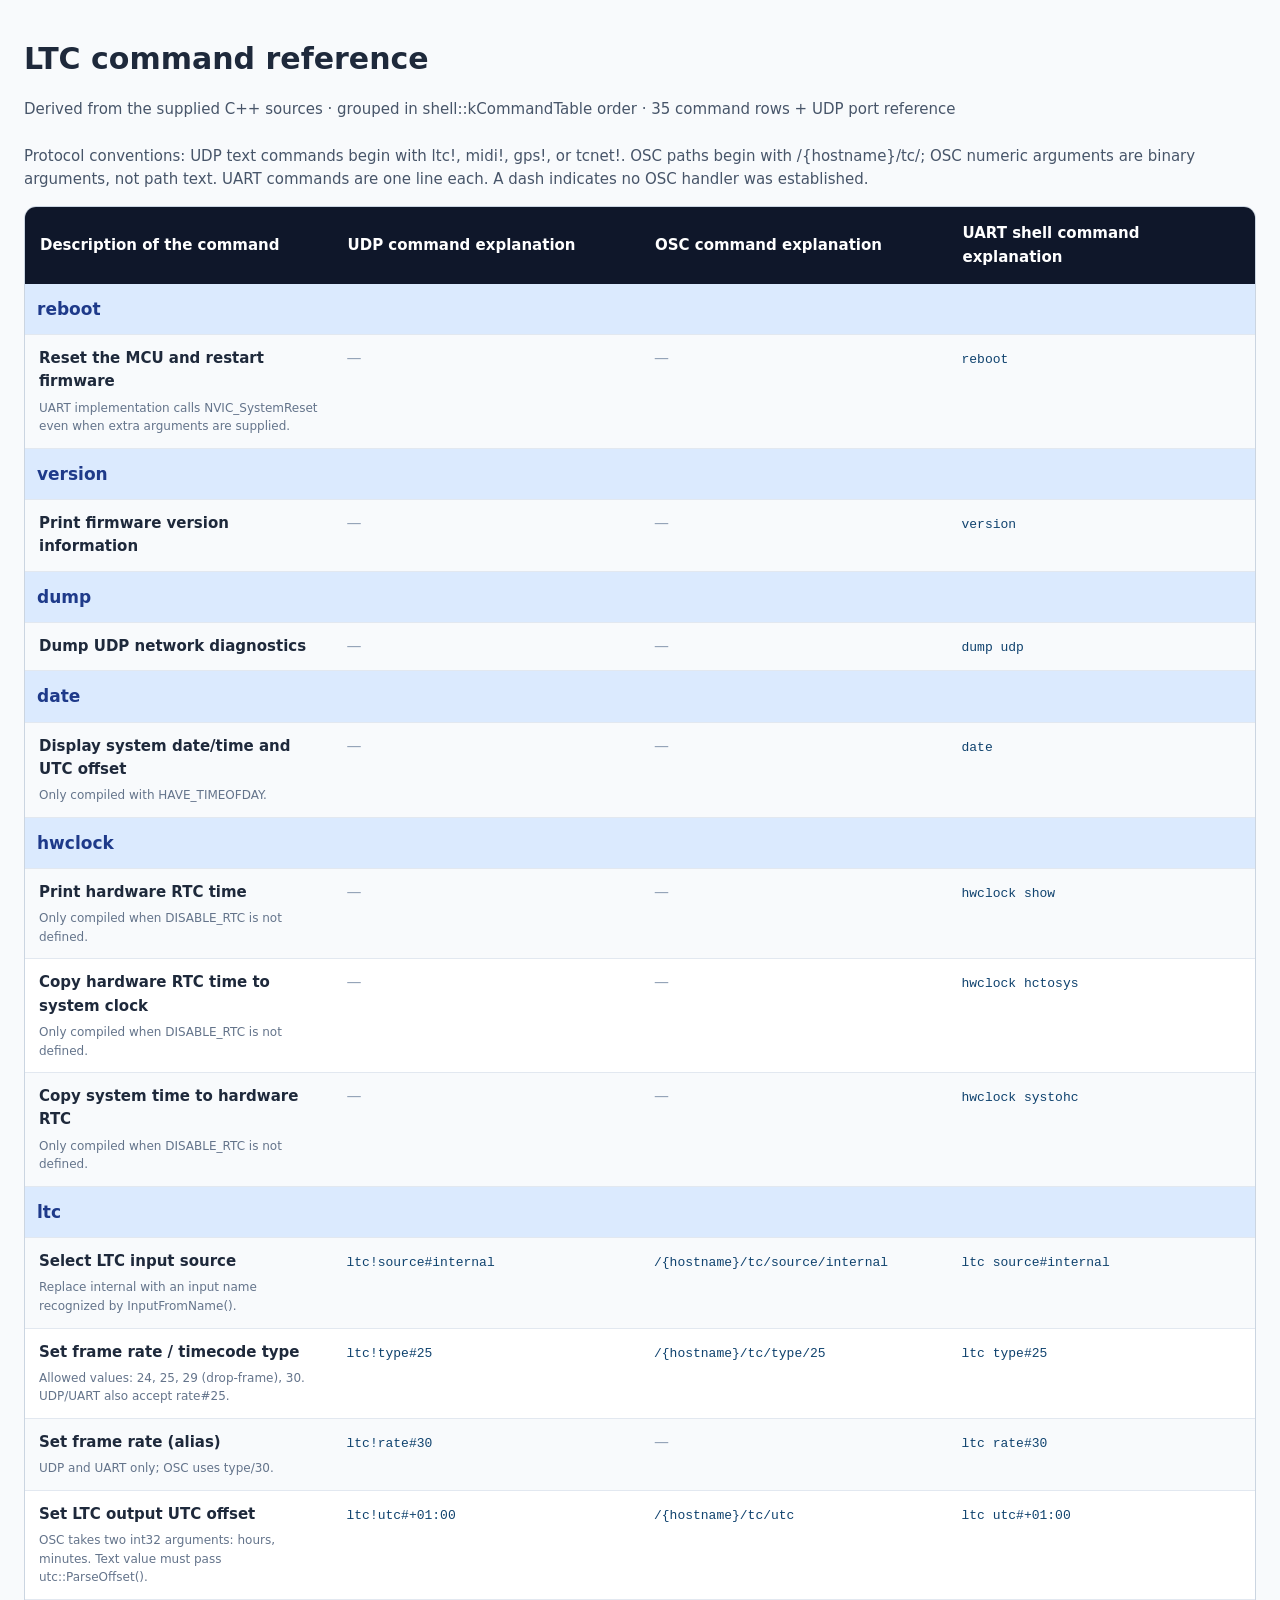
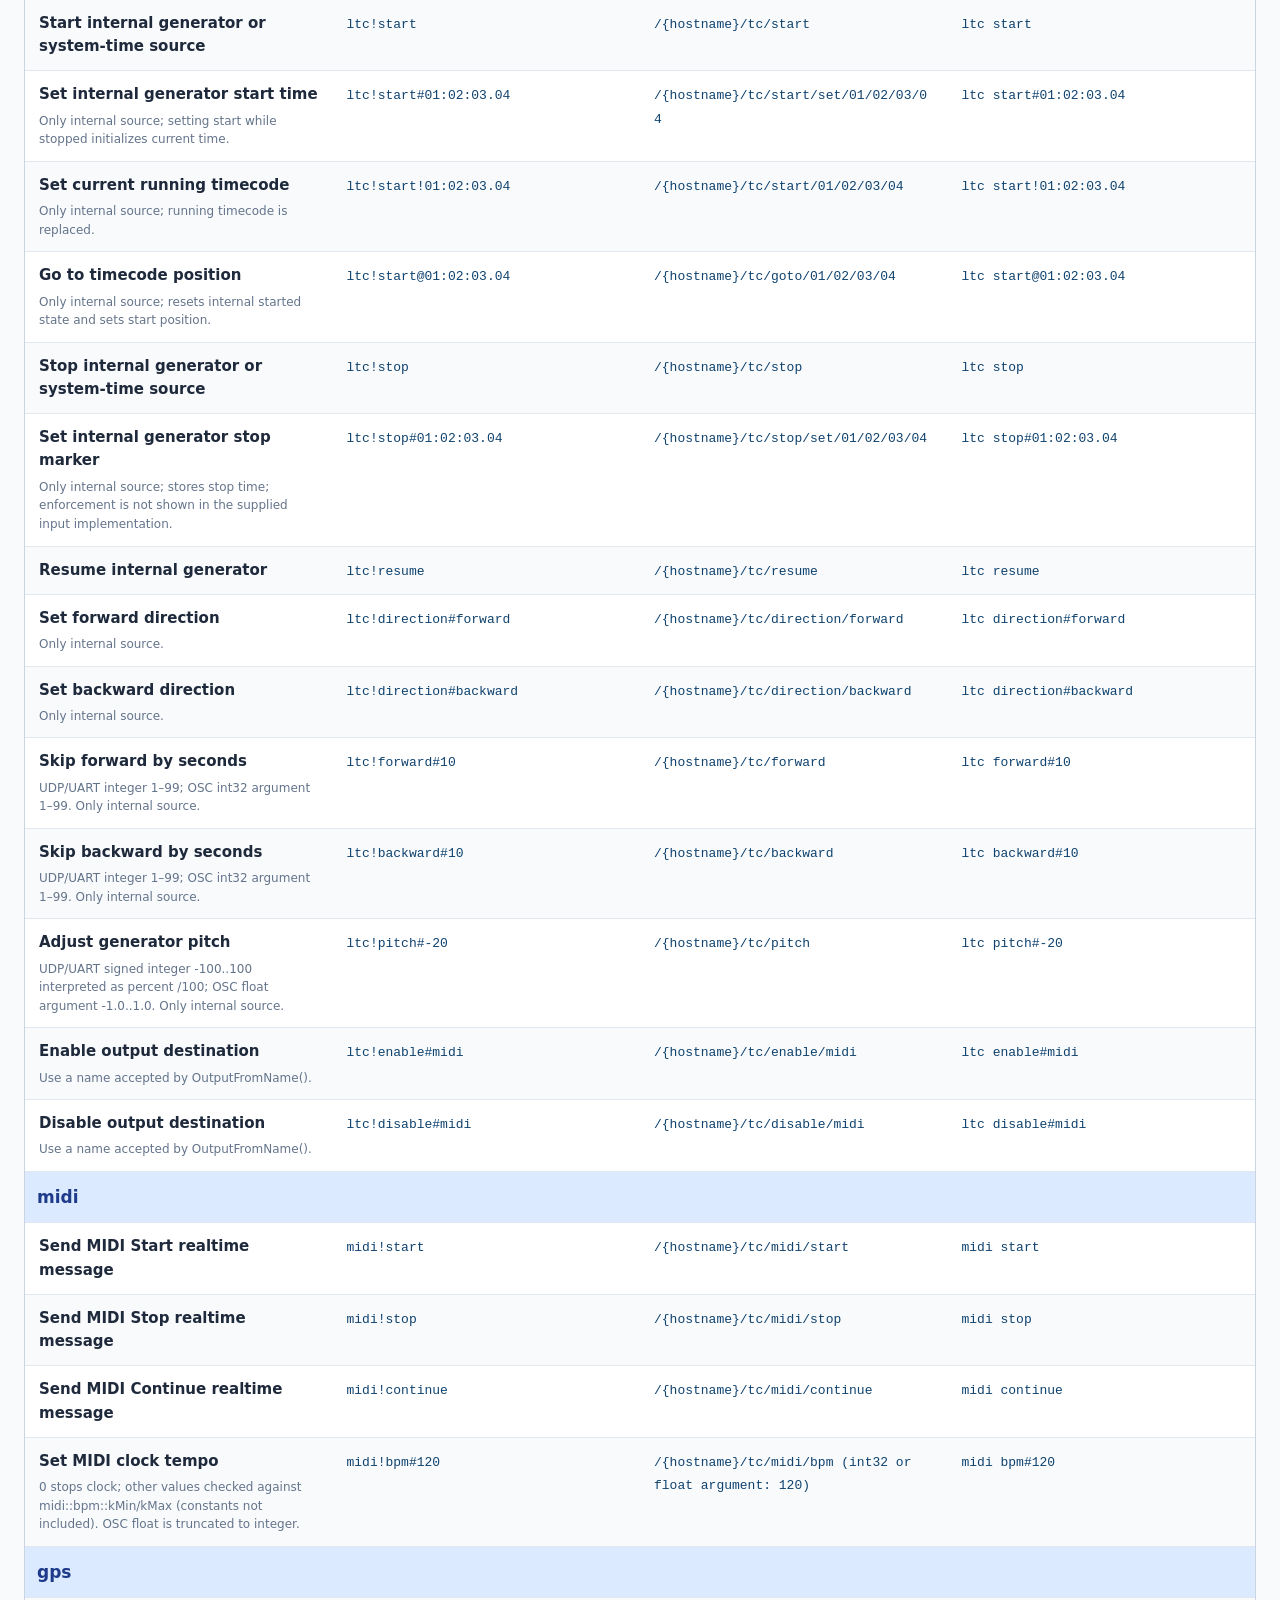
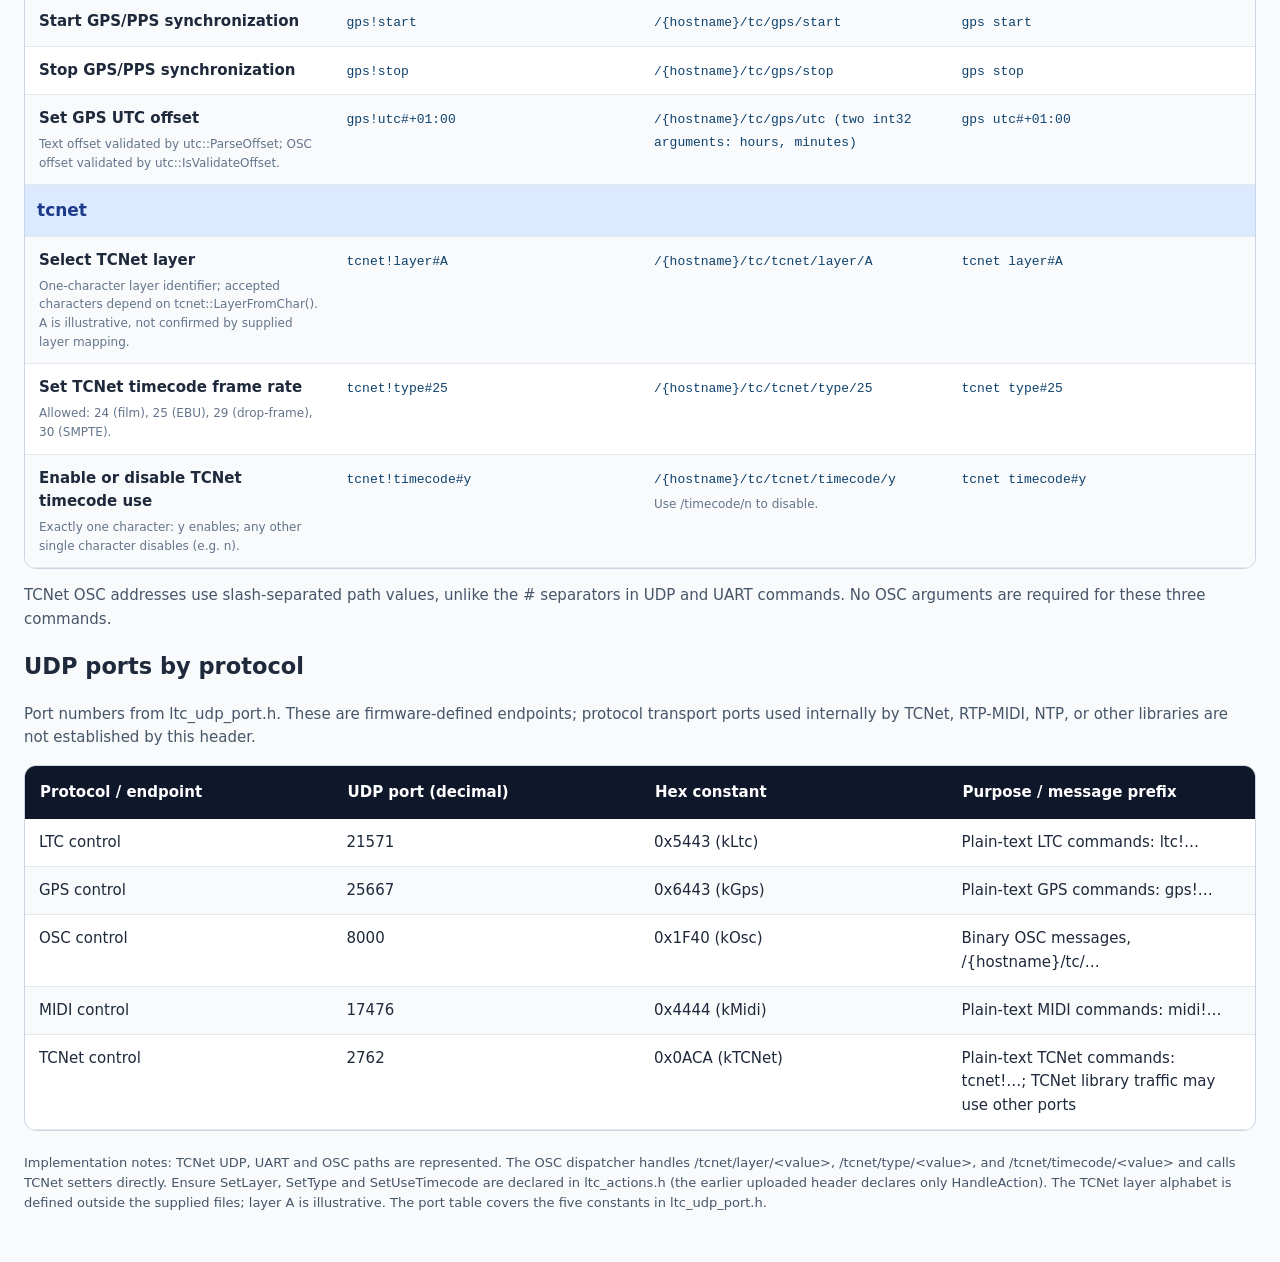
<file: gd32_emac_ltc_smpte/ltc_command_reference.html>
<!DOCTYPE html>

<html lang="en">
<head>
<meta charset="utf-8" />
<meta content="width=device-width,initial-scale=1" name="viewport" />
<title>LTC command reference — UDP / OSC / UART</title>
<style>
body {
	font: 15px/1.55 system-ui, -apple-system, Segoe UI, sans-serif;
	color: #1e293b;
	background: #f8fafc;
	margin: 0
}

main {
	max-width: 1500px;
	margin: auto;
	padding: 36px 24px
}

h1 {
	margin: 0 0 8px;
	font-size: 30px
}

p {
	color: #475569
}

.intro {
	margin-bottom: 24px
}

.wrap {
	overflow-x: auto;
	background: white;
	border: 1px solid #cbd5e1;
	border-radius: 12px
}

table {
	width: 100%;
	border-collapse: collapse;
	min-width: 1060px
}

th {
	background: #0f172a;
	color: white;
	text-align: left;
	padding: 15px;
	position: sticky;
	top: 0
}

td {
	padding: 12px 14px;
	border-bottom: 1px solid #e2e8f0;
	vertical-align: top;
	width: 25%
}

tr:nth-child(even):not(.group) {
	background: #f8fafc
}

.group td {
	background: #dbeafe;
	color: #1e3a8a;
	font-weight: 750;
	font-size: 17px;
	padding: 12px
}

code {
	font: 13px/1.5 ui-monospace, SFMono-Regular, Consolas, monospace;
	color: #0f426e;
	overflow-wrap: anywhere
}

.note {
	display: block;
	font-size: 12px;
	color: #64748b;
	margin-top: 5px
}

.muted {
	color: #94a3b8
}

.footer {
	margin-top: 22px;
	font-size: 13px
}
</style>
</head>
<body>
	<main>
		<h1>LTC command reference</h1>
		<p class="intro">Derived from the supplied C++ sources · grouped
			in shell::kCommandTable order · 35 command rows + UDP port reference</p>
		<p>Protocol conventions: UDP text commands begin with ltc!, midi!,
			gps!, or tcnet!. OSC paths begin with /{hostname}/tc/; OSC numeric
			arguments are binary arguments, not path text. UART commands are one
			line each. A dash indicates no OSC handler was established.</p>
		<div class="wrap">
			<table>
				<thead>
					<tr>
						<th>Description of the command</th>
						<th>UDP command explanation</th>
						<th>OSC command explanation</th>
						<th>UART shell command explanation</th>
					</tr>
				</thead>
				<tbody>
					<tr class="group">
						<td colspan="4">reboot</td>
					</tr>
					<tr>
						<td><strong>Reset the MCU and restart firmware</strong><span
							class="note">UART implementation calls NVIC_SystemReset
								even when extra arguments are supplied.</span></td>
						<td><span class="muted">—</span></td>
						<td><span class="muted">—</span></td>
						<td><code>reboot</code></td>
					</tr>
					<tr class="group">
						<td colspan="4">version</td>
					</tr>
					<tr>
						<td><strong>Print firmware version information</strong></td>
						<td><span class="muted">—</span></td>
						<td><span class="muted">—</span></td>
						<td><code>version</code></td>
					</tr>
					<tr class="group">
						<td colspan="4">dump</td>
					</tr>
					<tr>
						<td><strong>Dump UDP network diagnostics</strong></td>
						<td><span class="muted">—</span></td>
						<td><span class="muted">—</span></td>
						<td><code>dump udp</code></td>
					</tr>
					<tr class="group">
						<td colspan="4">date</td>
					</tr>
					<tr>
						<td><strong>Display system date/time and UTC offset</strong><span
							class="note">Only compiled with HAVE_TIMEOFDAY.</span></td>
						<td><span class="muted">—</span></td>
						<td><span class="muted">—</span></td>
						<td><code>date</code></td>
					</tr>
					<tr class="group">
						<td colspan="4">hwclock</td>
					</tr>
					<tr>
						<td><strong>Print hardware RTC time</strong><span
							class="note">Only compiled when DISABLE_RTC is not
								defined.</span></td>
						<td><span class="muted">—</span></td>
						<td><span class="muted">—</span></td>
						<td><code>hwclock show</code></td>
					</tr>
					<tr>
						<td><strong>Copy hardware RTC time to system clock</strong><span
							class="note">Only compiled when DISABLE_RTC is not
								defined.</span></td>
						<td><span class="muted">—</span></td>
						<td><span class="muted">—</span></td>
						<td><code>hwclock hctosys</code></td>
					</tr>
					<tr>
						<td><strong>Copy system time to hardware RTC</strong><span
							class="note">Only compiled when DISABLE_RTC is not
								defined.</span></td>
						<td><span class="muted">—</span></td>
						<td><span class="muted">—</span></td>
						<td><code>hwclock systohc</code></td>
					</tr>
					<tr class="group">
						<td colspan="4">ltc</td>
					</tr>
					<tr>
						<td><strong>Select LTC input source</strong><span
							class="note">Replace internal with an input name
								recognized by InputFromName().</span></td>
						<td><code>ltc!source#internal</code></td>
						<td><code>/{hostname}/tc/source/internal</code></td>
						<td><code>ltc source#internal</code></td>
					</tr>
					<tr>
						<td><strong>Set frame rate / timecode type</strong><span
							class="note">Allowed values: 24, 25, 29 (drop-frame), 30.
								UDP/UART also accept rate#25.</span></td>
						<td><code>ltc!type#25</code></td>
						<td><code>/{hostname}/tc/type/25</code></td>
						<td><code>ltc type#25</code></td>
					</tr>
					<tr>
						<td><strong>Set frame rate (alias)</strong><span class="note">UDP
								and UART only; OSC uses type/30.</span></td>
						<td><code>ltc!rate#30</code></td>
						<td><span class="muted">—</span></td>
						<td><code>ltc rate#30</code></td>
					</tr>
					<tr>
						<td><strong>Set LTC output UTC offset</strong><span
							class="note">OSC takes two int32 arguments: hours,
								minutes. Text value must pass utc::ParseOffset().</span></td>
						<td><code>ltc!utc#+01:00</code></td>
						<td><code>/{hostname}/tc/utc</code></td>
						<td><code>ltc utc#+01:00</code></td>
					</tr>
					<tr>
						<td><strong>Start internal generator or system-time
								source</strong></td>
						<td><code>ltc!start</code></td>
						<td><code>/{hostname}/tc/start</code></td>
						<td><code>ltc start</code></td>
					</tr>
					<tr>
						<td><strong>Set internal generator start time</strong><span
							class="note">Only internal source; setting start while
								stopped initializes current time.</span></td>
						<td><code>ltc!start#01:02:03.04</code></td>
						<td><code>/{hostname}/tc/start/set/01/02/03/04</code></td>
						<td><code>ltc start#01:02:03.04</code></td>
					</tr>
					<tr>
						<td><strong>Set current running timecode</strong><span
							class="note">Only internal source; running timecode is
								replaced.</span></td>
						<td><code>ltc!start!01:02:03.04</code></td>
						<td><code>/{hostname}/tc/start/01/02/03/04</code></td>
						<td><code>ltc start!01:02:03.04</code></td>
					</tr>
					<tr>
						<td><strong>Go to timecode position</strong><span
							class="note">Only internal source; resets internal started
								state and sets start position.</span></td>
						<td><code>ltc!start@01:02:03.04</code></td>
						<td><code>/{hostname}/tc/goto/01/02/03/04</code></td>
						<td><code>ltc start@01:02:03.04</code></td>
					</tr>
					<tr>
						<td><strong>Stop internal generator or system-time
								source</strong></td>
						<td><code>ltc!stop</code></td>
						<td><code>/{hostname}/tc/stop</code></td>
						<td><code>ltc stop</code></td>
					</tr>
					<tr>
						<td><strong>Set internal generator stop marker</strong><span
							class="note">Only internal source; stores stop time;
								enforcement is not shown in the supplied input implementation.</span></td>
						<td><code>ltc!stop#01:02:03.04</code></td>
						<td><code>/{hostname}/tc/stop/set/01/02/03/04</code></td>
						<td><code>ltc stop#01:02:03.04</code></td>
					</tr>
					<tr>
						<td><strong>Resume internal generator</strong></td>
						<td><code>ltc!resume</code></td>
						<td><code>/{hostname}/tc/resume</code></td>
						<td><code>ltc resume</code></td>
					</tr>
					<tr>
						<td><strong>Set forward direction</strong><span class="note">Only
								internal source.</span></td>
						<td><code>ltc!direction#forward</code></td>
						<td><code>/{hostname}/tc/direction/forward</code></td>
						<td><code>ltc direction#forward</code></td>
					</tr>
					<tr>
						<td><strong>Set backward direction</strong><span class="note">Only
								internal source.</span></td>
						<td><code>ltc!direction#backward</code></td>
						<td><code>/{hostname}/tc/direction/backward</code></td>
						<td><code>ltc direction#backward</code></td>
					</tr>
					<tr>
						<td><strong>Skip forward by seconds</strong><span
							class="note">UDP/UART integer 1–99; OSC int32 argument
								1–99. Only internal source.</span></td>
						<td><code>ltc!forward#10</code></td>
						<td><code>/{hostname}/tc/forward</code></td>
						<td><code>ltc forward#10</code></td>
					</tr>
					<tr>
						<td><strong>Skip backward by seconds</strong><span
							class="note">UDP/UART integer 1–99; OSC int32 argument
								1–99. Only internal source.</span></td>
						<td><code>ltc!backward#10</code></td>
						<td><code>/{hostname}/tc/backward</code></td>
						<td><code>ltc backward#10</code></td>
					</tr>
					<tr>
						<td><strong>Adjust generator pitch</strong><span class="note">UDP/UART
								signed integer -100..100 interpreted as percent /100; OSC float
								argument -1.0..1.0. Only internal source.</span></td>
						<td><code>ltc!pitch#-20</code></td>
						<td><code>/{hostname}/tc/pitch</code></td>
						<td><code>ltc pitch#-20</code></td>
					</tr>
					<tr>
						<td><strong>Enable output destination</strong><span
							class="note">Use a name accepted by OutputFromName().</span></td>
						<td><code>ltc!enable#midi</code></td>
						<td><code>/{hostname}/tc/enable/midi</code></td>
						<td><code>ltc enable#midi</code></td>
					</tr>
					<tr>
						<td><strong>Disable output destination</strong><span
							class="note">Use a name accepted by OutputFromName().</span></td>
						<td><code>ltc!disable#midi</code></td>
						<td><code>/{hostname}/tc/disable/midi</code></td>
						<td><code>ltc disable#midi</code></td>
					</tr>
					<tr class="group">
						<td colspan="4">midi</td>
					</tr>
					<tr>
						<td><strong>Send MIDI Start realtime message</strong></td>
						<td><code>midi!start</code></td>
						<td><code>/{hostname}/tc/midi/start</code></td>
						<td><code>midi start</code></td>
					</tr>
					<tr>
						<td><strong>Send MIDI Stop realtime message</strong></td>
						<td><code>midi!stop</code></td>
						<td><code>/{hostname}/tc/midi/stop</code></td>
						<td><code>midi stop</code></td>
					</tr>
					<tr>
						<td><strong>Send MIDI Continue realtime message</strong></td>
						<td><code>midi!continue</code></td>
						<td><code>/{hostname}/tc/midi/continue</code></td>
						<td><code>midi continue</code></td>
					</tr>
					<tr>
						<td><strong>Set MIDI clock tempo</strong><span class="note">0
								stops clock; other values checked against midi::bpm::kMin/kMax
								(constants not included). OSC float is truncated to integer.</span></td>
						<td><code>midi!bpm#120</code></td>
						<td><code>/{hostname}/tc/midi/bpm (int32 or float
								argument: 120)</code></td>
						<td><code>midi bpm#120</code></td>
					</tr>
					<tr class="group">
						<td colspan="4">gps</td>
					</tr>
					<tr>
						<td><strong>Start GPS/PPS synchronization</strong></td>
						<td><code>gps!start</code></td>
						<td><code>/{hostname}/tc/gps/start</code></td>
						<td><code>gps start</code></td>
					</tr>
					<tr>
						<td><strong>Stop GPS/PPS synchronization</strong></td>
						<td><code>gps!stop</code></td>
						<td><code>/{hostname}/tc/gps/stop</code></td>
						<td><code>gps stop</code></td>
					</tr>
					<tr>
						<td><strong>Set GPS UTC offset</strong><span class="note">Text
								offset validated by utc::ParseOffset; OSC offset validated by
								utc::IsValidateOffset.</span></td>
						<td><code>gps!utc#+01:00</code></td>
						<td><code>/{hostname}/tc/gps/utc (two int32 arguments:
								hours, minutes)</code></td>
						<td><code>gps utc#+01:00</code></td>
					</tr>
					<tr class="group">
						<td colspan="4">tcnet</td>
					</tr>
					<tr>
						<td><strong>Select TCNet layer</strong><span class="note">One-character
								layer identifier; accepted characters depend on
								tcnet::LayerFromChar(). A is illustrative, not confirmed by
								supplied layer mapping.</span></td>
						<td><code>tcnet!layer#A</code></td>
						<td><code>/{hostname}/tc/tcnet/layer/A</code></td>
						<td><code>tcnet layer#A</code></td>
					</tr>
					<tr>
						<td><strong>Set TCNet timecode frame rate</strong><span
							class="note">Allowed: 24 (film), 25 (EBU), 29
								(drop-frame), 30 (SMPTE).</span></td>
						<td><code>tcnet!type#25</code></td>
						<td><code>/{hostname}/tc/tcnet/type/25</code></td>
						<td><code>tcnet type#25</code></td>
					</tr>
					<tr>
						<td><strong>Enable or disable TCNet timecode use</strong><span
							class="note">Exactly one character: y enables; any other
								single character disables (e.g. n).</span></td>
						<td><code>tcnet!timecode#y</code></td>
						<td><code>/{hostname}/tc/tcnet/timecode/y</code><span
							class="note">Use /timecode/n to disable.</span></td>
						<td><code>tcnet timecode#y</code></td>
					</tr>
				</tbody>
			</table>
		</div>
		<p>TCNet OSC addresses use slash-separated path values, unlike the
			# separators in UDP and UART commands. No OSC arguments are required
			for these three commands.</p>
		<h2>UDP ports by protocol</h2>
		<p>Port numbers from ltc_udp_port.h. These are firmware-defined
			endpoints; protocol transport ports used internally by TCNet,
			RTP-MIDI, NTP, or other libraries are not established by this header.</p>
		<div class="wrap">
			<table style="min-width: 720px">
				<thead>
					<tr>
						<th>Protocol / endpoint</th>
						<th>UDP port (decimal)</th>
						<th>Hex constant</th>
						<th>Purpose / message prefix</th>
					</tr>
				</thead>
				<tbody>
					<tr>
						<td>LTC control</td>
						<td>21571</td>
						<td>0x5443 (kLtc)</td>
						<td>Plain-text LTC commands: ltc!…</td>
					</tr>
					<tr>
						<td>GPS control</td>
						<td>25667</td>
						<td>0x6443 (kGps)</td>
						<td>Plain-text GPS commands: gps!…</td>
					</tr>
					<tr>
						<td>OSC control</td>
						<td>8000</td>
						<td>0x1F40 (kOsc)</td>
						<td>Binary OSC messages, /{hostname}/tc/…</td>
					</tr>
					<tr>
						<td>MIDI control</td>
						<td>17476</td>
						<td>0x4444 (kMidi)</td>
						<td>Plain-text MIDI commands: midi!…</td>
					</tr>
					<tr>
						<td>TCNet control</td>
						<td>2762</td>
						<td>0x0ACA (kTCNet)</td>
						<td>Plain-text TCNet commands: tcnet!…; TCNet library traffic
							may use other ports</td>
					</tr>
				</tbody>
			</table>
		</div>
		<p class="footer">Implementation notes: TCNet UDP, UART and OSC
			paths are represented. The OSC dispatcher handles
			/tcnet/layer/&lt;value&gt;, /tcnet/type/&lt;value&gt;, and
			/tcnet/timecode/&lt;value&gt; and calls TCNet setters directly.
			Ensure SetLayer, SetType and SetUseTimecode are declared in
			ltc_actions.h (the earlier uploaded header declares only
			HandleAction). The TCNet layer alphabet is defined outside the
			supplied files; layer A is illustrative. The port table covers the
			five constants in ltc_udp_port.h.</p>
	</main>
</body>
</html>
</file>
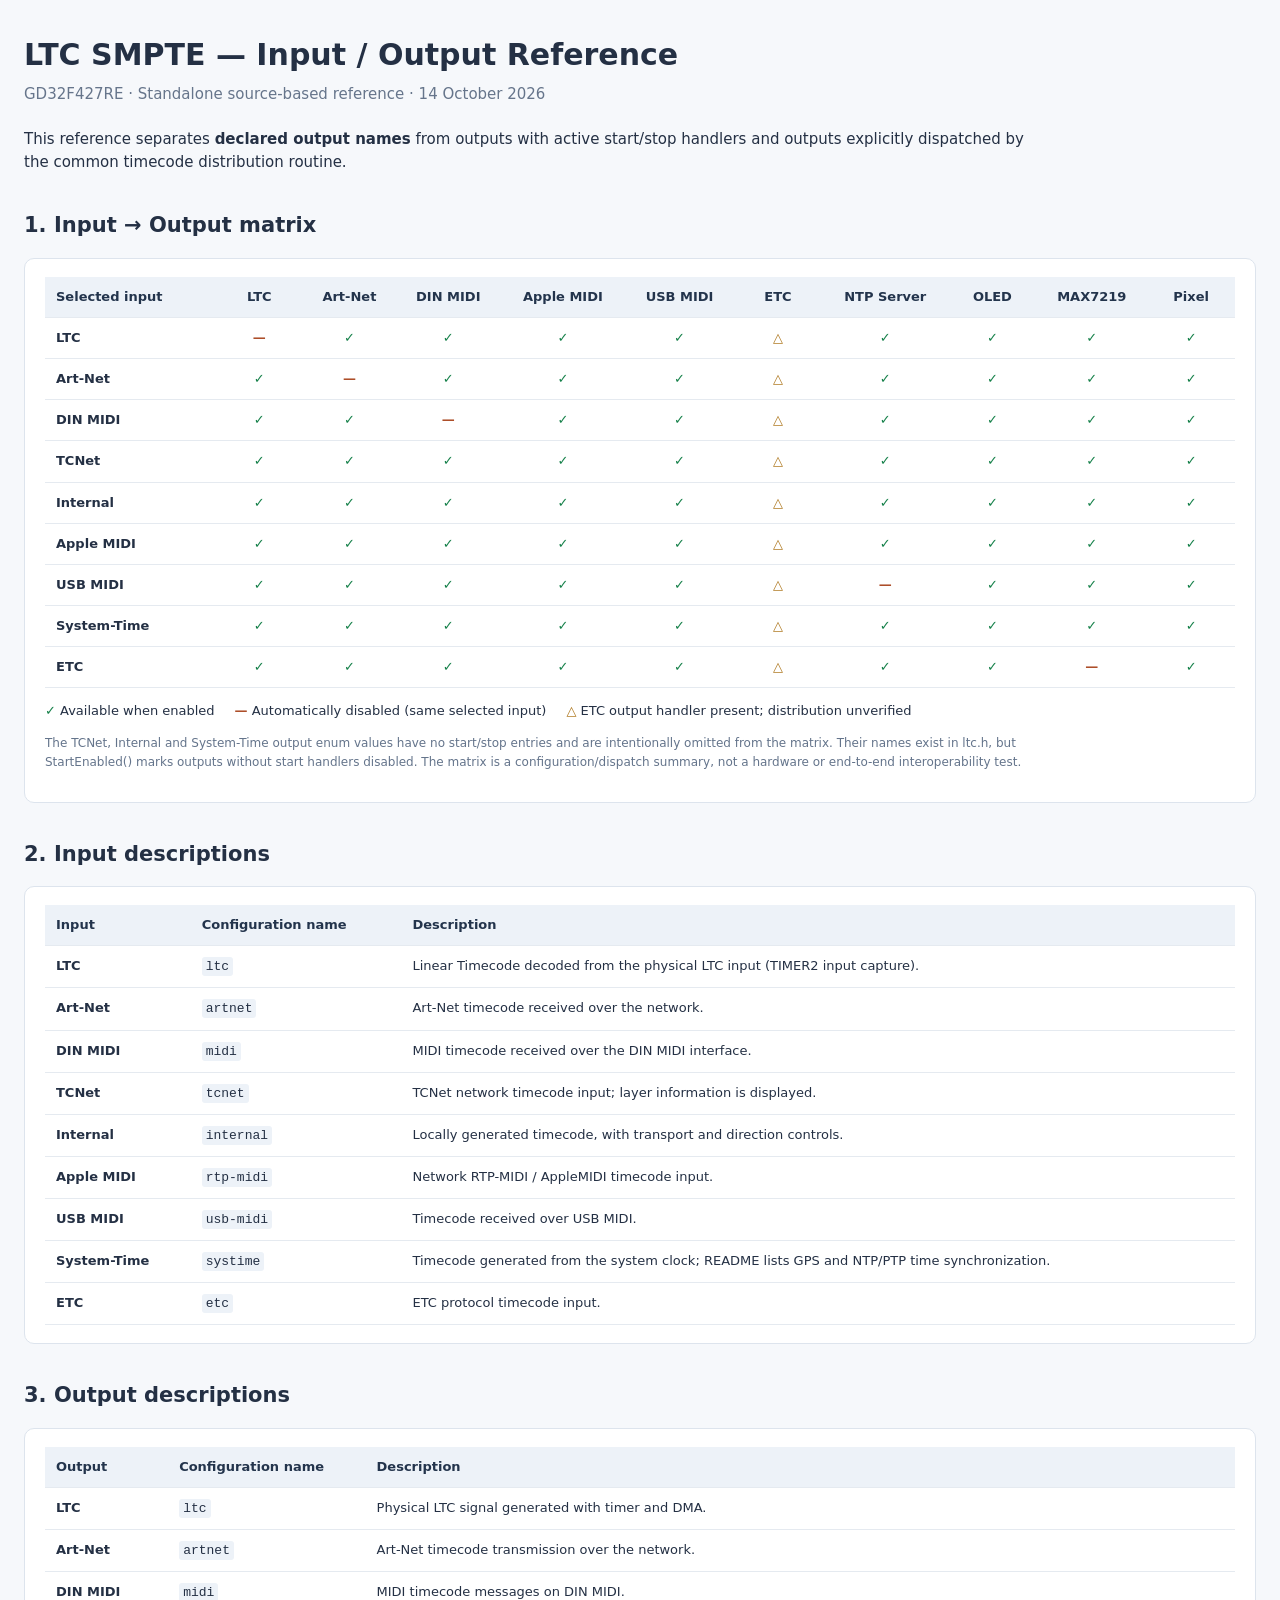
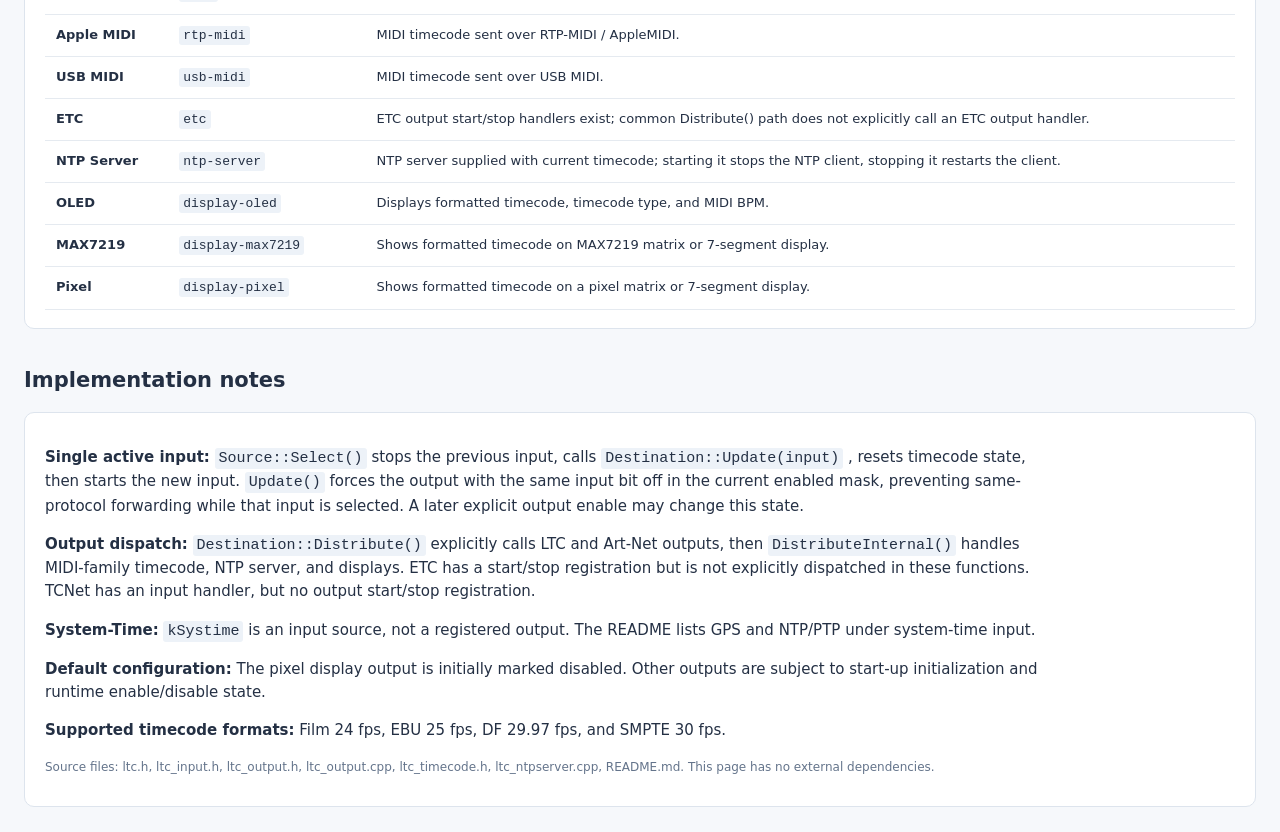
<file: gd32_emac_ltc_smpte/ltc_input_output_reference.html>
<!doctype html>
<html lang="en">
<head>
<meta charset="utf-8">
<meta name="viewport" content="width=device-width,initial-scale=1">
<title>LTC SMPTE — Input / Output Reference</title>
<style>
* {
	box-sizing: border-box
}

body {
	font: 15px/1.55 system-ui, -apple-system, Segoe UI, sans-serif;
	max-width: 1380px;
	margin: 0 auto;
	padding: 32px 24px;
	color: #243044;
	background: #f6f8fb
}

h1 {
	margin: 0;
	font-size: 30px
}

h2 {
	font-size: 21px;
	margin: 35px 0 12px
}

p {
	max-width: 1000px
}

.sub {
	color: #66758b;
	margin: 4px 0 22px
}

.panel {
	background: white;
	border: 1px solid #dde4ed;
	border-radius: 10px;
	padding: 18px 20px;
	margin: 16px 0;
	overflow: auto
}

table {
	border-collapse: collapse;
	width: 100%;
	font-size: 13px
}

th, td {
	border-bottom: 1px solid #e5eaf0;
	padding: 10px 11px;
	text-align: left;
	vertical-align: top
}

th {
	background: #edf2f8;
	color: #23344c;
	font-weight: 650
}

tr:hover td {
	background: #f8fafc
}

.matrix th:not(:first-child), .matrix td:not(:first-child) {
	text-align: center;
	min-width: 72px
}

.matrix th:first-child {
	min-width: 140px;
	position: sticky;
	left: 0;
	background: #edf2f8
}

.matrix td:first-child {
	position: sticky;
	left: 0;
	background: white;
	font-weight: 650
}

.yes {
	color: #16814a;
	font-weight: 750
}

.no {
	color: #ad4e29;
	font-weight: 750
}

.caveat {
	color: #ad761c;
	font-weight: 750
}

.tag {
	font-size: 12px;
	padding: 3px 8px;
	border-radius: 5px;
	background: #edf2f8;
	white-space: nowrap
}

.note {
	border-left: 3px solid #d89b3c;
	padding: 9px 14px;
	background: #fff8ea;
	margin: 16px 0
}

.legend {
	display: flex;
	gap: 20px;
	flex-wrap: wrap;
	font-size: 13px
}

.small {
	font-size: 12px;
	color: #64748b
}

code {
	background: #edf2f8;
	padding: 2px 4px;
	border-radius: 3px
}

@media print {
	body {
		background: white;
		padding: 12px
	}
	.panel {
		break-inside: avoid
	}
	h2 {
		break-after: avoid
	}
}
</style>
</head>
<body>
	<h1>LTC SMPTE — Input / Output Reference</h1>
	<p class="sub">GD32F427RE · Standalone source-based reference · 14
		October 2026</p>
	<p>
		This reference separates <strong>declared output names</strong> from
		outputs with active start/stop handlers and outputs explicitly
		dispatched by the common timecode distribution routine.
	</p>
	<h2>1. Input → Output matrix</h2>
	<div class="panel">
		<table class="matrix">
			<thead>
				<tr>
					<th>Selected input</th>
					<th title="LTC">LTC</th>
					<th title="Art-Net">Art-Net</th>
					<th title="DIN MIDI">DIN MIDI</th>
					<th title="Apple MIDI">Apple MIDI</th>
					<th title="USB MIDI">USB MIDI</th>
					<th title="ETC">ETC</th>
					<th title="NTP Server">NTP Server</th>
					<th title="OLED">OLED</th>
					<th title="MAX7219">MAX7219</th>
					<th title="Pixel">Pixel</th>
				</tr>
			</thead>
			<tbody>
				<tr>
					<td>LTC</td>
					<td><span class="no"
						title="Source::Select calls Destination::Update, disabling matching output">—</span></td>
					<td><span class="yes"
						title="Available when enabled and configured">✓</span></td>
					<td><span class="yes"
						title="Available when enabled and configured">✓</span></td>
					<td><span class="yes"
						title="Available when enabled and configured">✓</span></td>
					<td><span class="yes"
						title="Available when enabled and configured">✓</span></td>
					<td><span class="caveat"
						title="Start/stop handler exists, but no ETC dispatch in common Distribute()">△</span></td>
					<td><span class="yes"
						title="Available when enabled and configured">✓</span></td>
					<td><span class="yes"
						title="Available when enabled and configured">✓</span></td>
					<td><span class="yes"
						title="Available when enabled and configured">✓</span></td>
					<td><span class="yes"
						title="Available when enabled and configured">✓</span></td>
				</tr>
				<tr>
					<td>Art-Net</td>
					<td><span class="yes"
						title="Available when enabled and configured">✓</span></td>
					<td><span class="no"
						title="Source::Select calls Destination::Update, disabling matching output">—</span></td>
					<td><span class="yes"
						title="Available when enabled and configured">✓</span></td>
					<td><span class="yes"
						title="Available when enabled and configured">✓</span></td>
					<td><span class="yes"
						title="Available when enabled and configured">✓</span></td>
					<td><span class="caveat"
						title="Start/stop handler exists, but no ETC dispatch in common Distribute()">△</span></td>
					<td><span class="yes"
						title="Available when enabled and configured">✓</span></td>
					<td><span class="yes"
						title="Available when enabled and configured">✓</span></td>
					<td><span class="yes"
						title="Available when enabled and configured">✓</span></td>
					<td><span class="yes"
						title="Available when enabled and configured">✓</span></td>
				</tr>
				<tr>
					<td>DIN MIDI</td>
					<td><span class="yes"
						title="Available when enabled and configured">✓</span></td>
					<td><span class="yes"
						title="Available when enabled and configured">✓</span></td>
					<td><span class="no"
						title="Source::Select calls Destination::Update, disabling matching output">—</span></td>
					<td><span class="yes"
						title="Available when enabled and configured">✓</span></td>
					<td><span class="yes"
						title="Available when enabled and configured">✓</span></td>
					<td><span class="caveat"
						title="Start/stop handler exists, but no ETC dispatch in common Distribute()">△</span></td>
					<td><span class="yes"
						title="Available when enabled and configured">✓</span></td>
					<td><span class="yes"
						title="Available when enabled and configured">✓</span></td>
					<td><span class="yes"
						title="Available when enabled and configured">✓</span></td>
					<td><span class="yes"
						title="Available when enabled and configured">✓</span></td>
				</tr>
				<tr>
					<td>TCNet</td>
					<td><span class="yes"
						title="Available when enabled and configured">✓</span></td>
					<td><span class="yes"
						title="Available when enabled and configured">✓</span></td>
					<td><span class="yes"
						title="Available when enabled and configured">✓</span></td>
					<td><span class="yes"
						title="Available when enabled and configured">✓</span></td>
					<td><span class="yes"
						title="Available when enabled and configured">✓</span></td>
					<td><span class="caveat"
						title="Start/stop handler exists, but no ETC dispatch in common Distribute()">△</span></td>
					<td><span class="yes"
						title="Available when enabled and configured">✓</span></td>
					<td><span class="yes"
						title="Available when enabled and configured">✓</span></td>
					<td><span class="yes"
						title="Available when enabled and configured">✓</span></td>
					<td><span class="yes"
						title="Available when enabled and configured">✓</span></td>
				</tr>
				<tr>
					<td>Internal</td>
					<td><span class="yes"
						title="Available when enabled and configured">✓</span></td>
					<td><span class="yes"
						title="Available when enabled and configured">✓</span></td>
					<td><span class="yes"
						title="Available when enabled and configured">✓</span></td>
					<td><span class="yes"
						title="Available when enabled and configured">✓</span></td>
					<td><span class="yes"
						title="Available when enabled and configured">✓</span></td>
					<td><span class="caveat"
						title="Start/stop handler exists, but no ETC dispatch in common Distribute()">△</span></td>
					<td><span class="yes"
						title="Available when enabled and configured">✓</span></td>
					<td><span class="yes"
						title="Available when enabled and configured">✓</span></td>
					<td><span class="yes"
						title="Available when enabled and configured">✓</span></td>
					<td><span class="yes"
						title="Available when enabled and configured">✓</span></td>
				</tr>
				<tr>
					<td>Apple MIDI</td>
					<td><span class="yes"
						title="Available when enabled and configured">✓</span></td>
					<td><span class="yes"
						title="Available when enabled and configured">✓</span></td>
					<td><span class="yes"
						title="Available when enabled and configured">✓</span></td>
					<td><span class="yes"
						title="Available when enabled and configured">✓</span></td>
					<td><span class="yes"
						title="Available when enabled and configured">✓</span></td>
					<td><span class="caveat"
						title="Start/stop handler exists, but no ETC dispatch in common Distribute()">△</span></td>
					<td><span class="yes"
						title="Available when enabled and configured">✓</span></td>
					<td><span class="yes"
						title="Available when enabled and configured">✓</span></td>
					<td><span class="yes"
						title="Available when enabled and configured">✓</span></td>
					<td><span class="yes"
						title="Available when enabled and configured">✓</span></td>
				</tr>
				<tr>
					<td>USB MIDI</td>
					<td><span class="yes"
						title="Available when enabled and configured">✓</span></td>
					<td><span class="yes"
						title="Available when enabled and configured">✓</span></td>
					<td><span class="yes"
						title="Available when enabled and configured">✓</span></td>
					<td><span class="yes"
						title="Available when enabled and configured">✓</span></td>
					<td><span class="yes"
						title="Available when enabled and configured">✓</span></td>
					<td><span class="caveat"
						title="Start/stop handler exists, but no ETC dispatch in common Distribute()">△</span></td>
					<td><span class="no"
						title="Source::Select calls Destination::Update, disabling matching output">—</span></td>
					<td><span class="yes"
						title="Available when enabled and configured">✓</span></td>
					<td><span class="yes"
						title="Available when enabled and configured">✓</span></td>
					<td><span class="yes"
						title="Available when enabled and configured">✓</span></td>
				</tr>
				<tr>
					<td>System-Time</td>
					<td><span class="yes"
						title="Available when enabled and configured">✓</span></td>
					<td><span class="yes"
						title="Available when enabled and configured">✓</span></td>
					<td><span class="yes"
						title="Available when enabled and configured">✓</span></td>
					<td><span class="yes"
						title="Available when enabled and configured">✓</span></td>
					<td><span class="yes"
						title="Available when enabled and configured">✓</span></td>
					<td><span class="caveat"
						title="Start/stop handler exists, but no ETC dispatch in common Distribute()">△</span></td>
					<td><span class="yes"
						title="Available when enabled and configured">✓</span></td>
					<td><span class="yes"
						title="Available when enabled and configured">✓</span></td>
					<td><span class="yes"
						title="Available when enabled and configured">✓</span></td>
					<td><span class="yes"
						title="Available when enabled and configured">✓</span></td>
				</tr>
				<tr>
					<td>ETC</td>
					<td><span class="yes"
						title="Available when enabled and configured">✓</span></td>
					<td><span class="yes"
						title="Available when enabled and configured">✓</span></td>
					<td><span class="yes"
						title="Available when enabled and configured">✓</span></td>
					<td><span class="yes"
						title="Available when enabled and configured">✓</span></td>
					<td><span class="yes"
						title="Available when enabled and configured">✓</span></td>
					<td><span class="caveat"
						title="Start/stop handler exists, but no ETC dispatch in common Distribute()">△</span></td>
					<td><span class="yes"
						title="Available when enabled and configured">✓</span></td>
					<td><span class="yes"
						title="Available when enabled and configured">✓</span></td>
					<td><span class="no"
						title="Source::Select calls Destination::Update, disabling matching output">—</span></td>
					<td><span class="yes"
						title="Available when enabled and configured">✓</span></td>
				</tr>
			</tbody>
		</table>
		<p class="legend">
			<span><span class="yes">✓</span> Available when enabled</span><span><span
				class="no">—</span> Automatically disabled (same selected input)</span><span><span
				class="caveat">△</span> ETC output handler present; distribution
				unverified</span>
		</p>
		<p class="small">The TCNet, Internal and System-Time output enum
			values have no start/stop entries and are intentionally omitted from
			the matrix. Their names exist in ltc.h, but StartEnabled() marks
			outputs without start handlers disabled. The matrix is a
			configuration/dispatch summary, not a hardware or end-to-end
			interoperability test.</p>
	</div>
	<h2>2. Input descriptions</h2>
	<div class="panel">
		<table>
			<thead>
				<tr>
					<th>Input</th>
					<th>Configuration name</th>
					<th>Description</th>
				</tr>
			</thead>
			<tbody>
				<tr>
					<td><strong>LTC</strong></td>
					<td><code>ltc</code></td>
					<td>Linear Timecode decoded from the physical LTC input
						(TIMER2 input capture).</td>
				</tr>
				<tr>
					<td><strong>Art-Net</strong></td>
					<td><code>artnet</code></td>
					<td>Art-Net timecode received over the network.</td>
				</tr>
				<tr>
					<td><strong>DIN MIDI</strong></td>
					<td><code>midi</code></td>
					<td>MIDI timecode received over the DIN MIDI interface.</td>
				</tr>
				<tr>
					<td><strong>TCNet</strong></td>
					<td><code>tcnet</code></td>
					<td>TCNet network timecode input; layer information is
						displayed.</td>
				</tr>
				<tr>
					<td><strong>Internal</strong></td>
					<td><code>internal</code></td>
					<td>Locally generated timecode, with transport and direction
						controls.</td>
				</tr>
				<tr>
					<td><strong>Apple MIDI</strong></td>
					<td><code>rtp-midi</code></td>
					<td>Network RTP-MIDI / AppleMIDI timecode input.</td>
				</tr>
				<tr>
					<td><strong>USB MIDI</strong></td>
					<td><code>usb-midi</code></td>
					<td>Timecode received over USB MIDI.</td>
				</tr>
				<tr>
					<td><strong>System-Time</strong></td>
					<td><code>systime</code></td>
					<td>Timecode generated from the system clock; README lists GPS
						and NTP/PTP time synchronization.</td>
				</tr>
				<tr>
					<td><strong>ETC</strong></td>
					<td><code>etc</code></td>
					<td>ETC protocol timecode input.</td>
				</tr>
			</tbody>
		</table>
	</div>
	<h2>3. Output descriptions</h2>
	<div class="panel">
		<table>
			<thead>
				<tr>
					<th>Output</th>
					<th>Configuration name</th>
					<th>Description</th>
				</tr>
			</thead>
			<tbody>
				<tr>
					<td><strong>LTC</strong></td>
					<td><code>ltc</code></td>
					<td>Physical LTC signal generated with timer and DMA.</td>
				</tr>
				<tr>
					<td><strong>Art-Net</strong></td>
					<td><code>artnet</code></td>
					<td>Art-Net timecode transmission over the network.</td>
				</tr>
				<tr>
					<td><strong>DIN MIDI</strong></td>
					<td><code>midi</code></td>
					<td>MIDI timecode messages on DIN MIDI.</td>
				</tr>
				<tr>
					<td><strong>Apple MIDI</strong></td>
					<td><code>rtp-midi</code></td>
					<td>MIDI timecode sent over RTP-MIDI / AppleMIDI.</td>
				</tr>
				<tr>
					<td><strong>USB MIDI</strong></td>
					<td><code>usb-midi</code></td>
					<td>MIDI timecode sent over USB MIDI.</td>
				</tr>
				<tr>
					<td><strong>ETC</strong></td>
					<td><code>etc</code></td>
					<td>ETC output start/stop handlers exist; common Distribute()
						path does not explicitly call an ETC output handler.</td>
				</tr>
				<tr>
					<td><strong>NTP Server</strong></td>
					<td><code>ntp-server</code></td>
					<td>NTP server supplied with current timecode; starting it
						stops the NTP client, stopping it restarts the client.</td>
				</tr>
				<tr>
					<td><strong>OLED</strong></td>
					<td><code>display-oled</code></td>
					<td>Displays formatted timecode, timecode type, and MIDI BPM.</td>
				</tr>
				<tr>
					<td><strong>MAX7219</strong></td>
					<td><code>display-max7219</code></td>
					<td>Shows formatted timecode on MAX7219 matrix or 7-segment
						display.</td>
				</tr>
				<tr>
					<td><strong>Pixel</strong></td>
					<td><code>display-pixel</code></td>
					<td>Shows formatted timecode on a pixel matrix or 7-segment
						display.</td>
				</tr>
			</tbody>
		</table>
	</div>
	<h2>Implementation notes</h2>
	<div class="panel">
		<p>
			<strong>Single active input:</strong>
			<code>Source::Select()</code>
			stops the previous input, calls
			<code>Destination::Update(input)</code>
			, resets timecode state, then starts the new input.
			<code>Update()</code>
			forces the output with the same input bit off in the current enabled
			mask, preventing same-protocol forwarding while that input is
			selected. A later explicit output enable may change this state.
		</p>
		<p>
			<strong>Output dispatch:</strong>
			<code>Destination::Distribute()</code>
			explicitly calls LTC and Art-Net outputs, then
			<code>DistributeInternal()</code>
			handles MIDI-family timecode, NTP server, and displays. ETC has a
			start/stop registration but is not explicitly dispatched in these
			functions. TCNet has an input handler, but no output start/stop
			registration.
		</p>
		<p>
			<strong>System-Time:</strong>
			<code>kSystime</code>
			is an input source, not a registered output. The README lists GPS and
			NTP/PTP under system-time input.
		</p>
		<p>
			<strong>Default configuration:</strong> The pixel display output is
			initially marked disabled. Other outputs are subject to start-up
			initialization and runtime enable/disable state.
		</p>
		<p>
			<strong>Supported timecode formats:</strong> Film 24 fps, EBU 25 fps,
			DF 29.97 fps, and SMPTE 30 fps.
		</p>
		<p class="small">Source files: ltc.h, ltc_input.h, ltc_output.h,
			ltc_output.cpp, ltc_timecode.h, ltc_ntpserver.cpp, README.md. This
			page has no external dependencies.</p>
	</div>
</body>
</html>
</file>
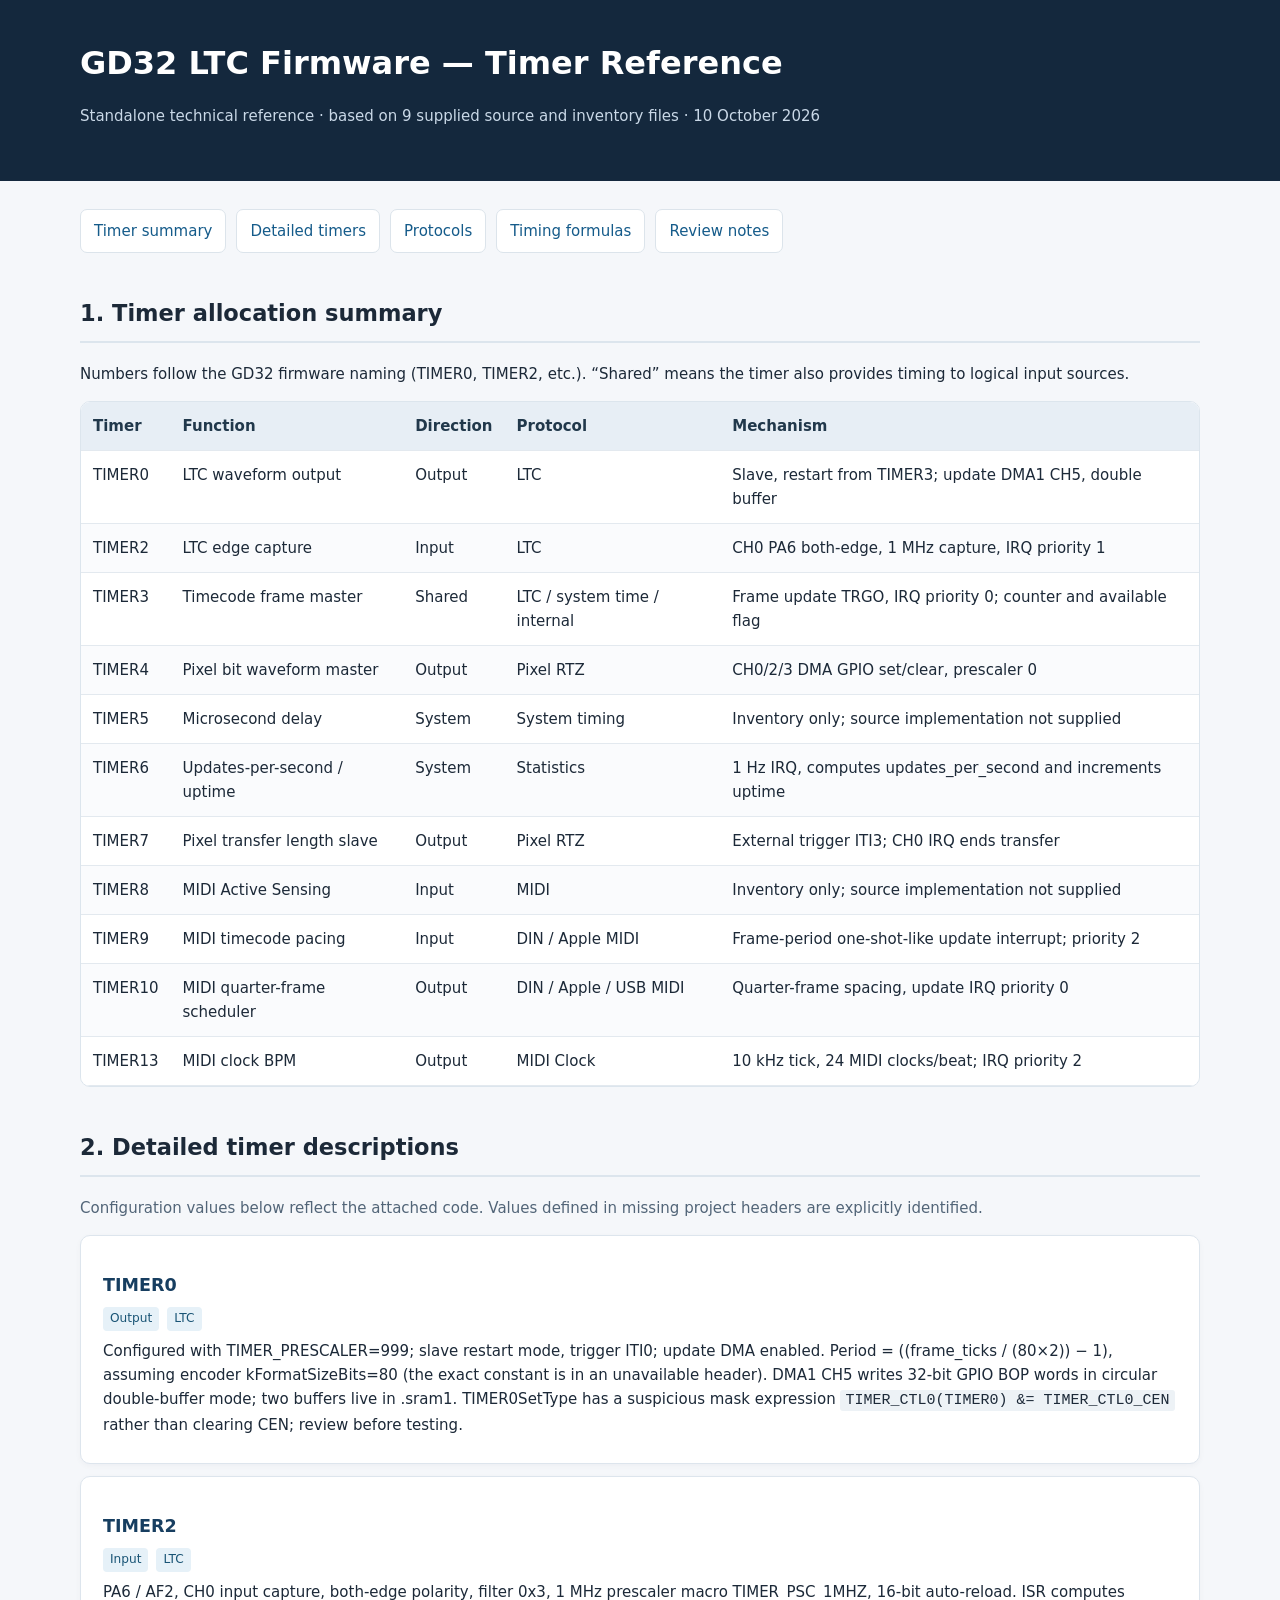
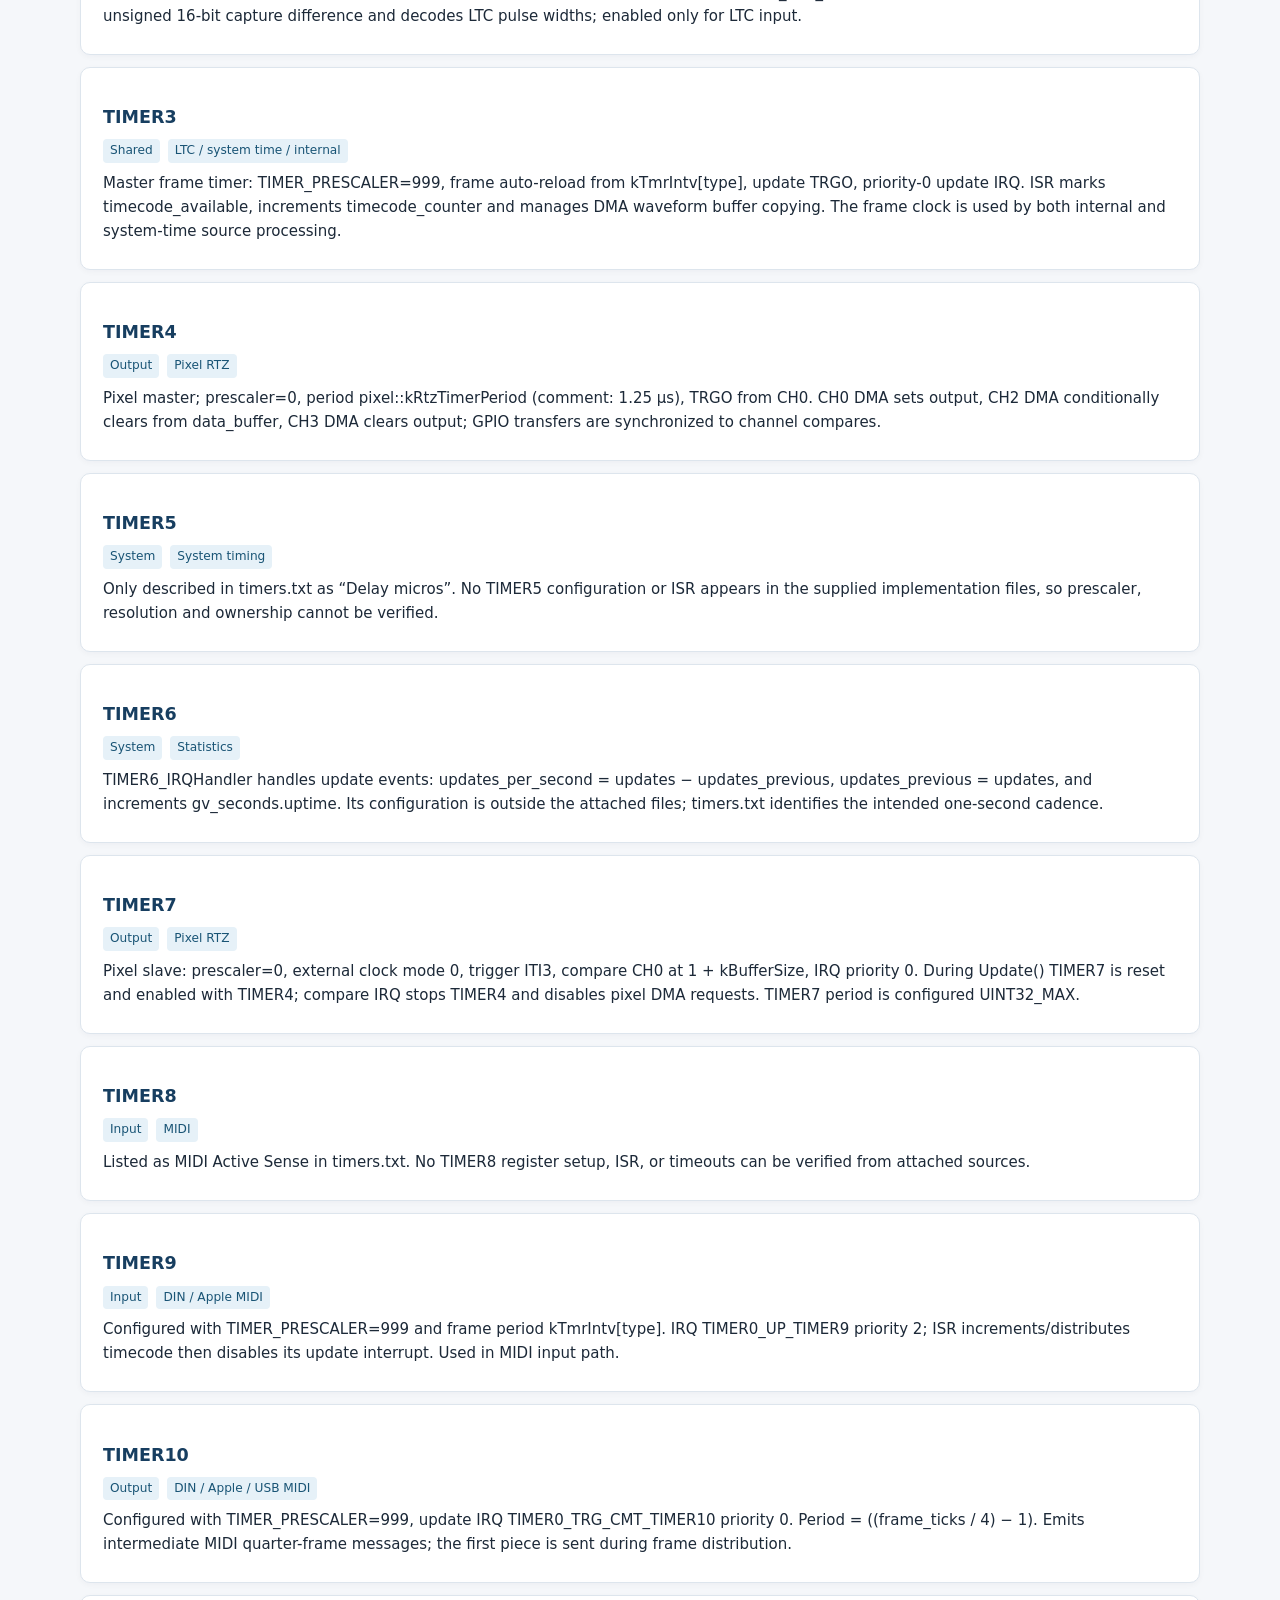
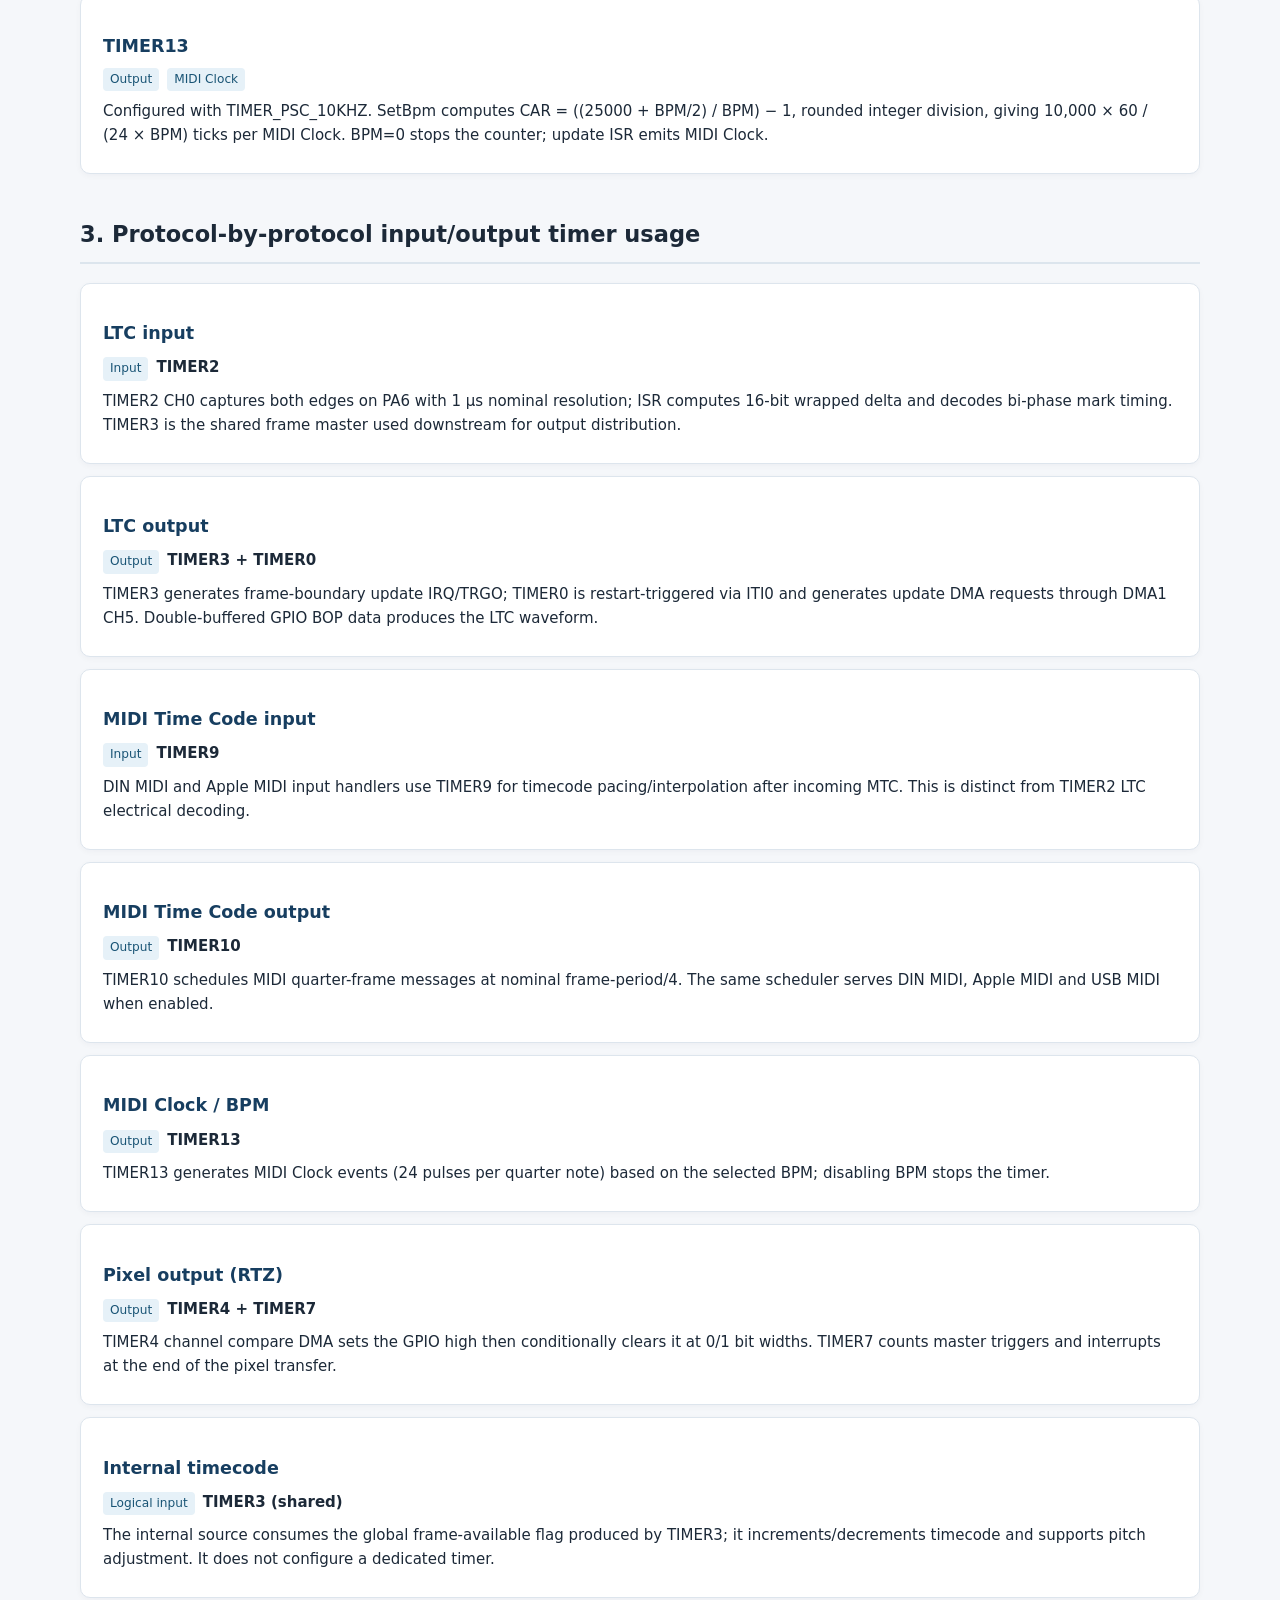
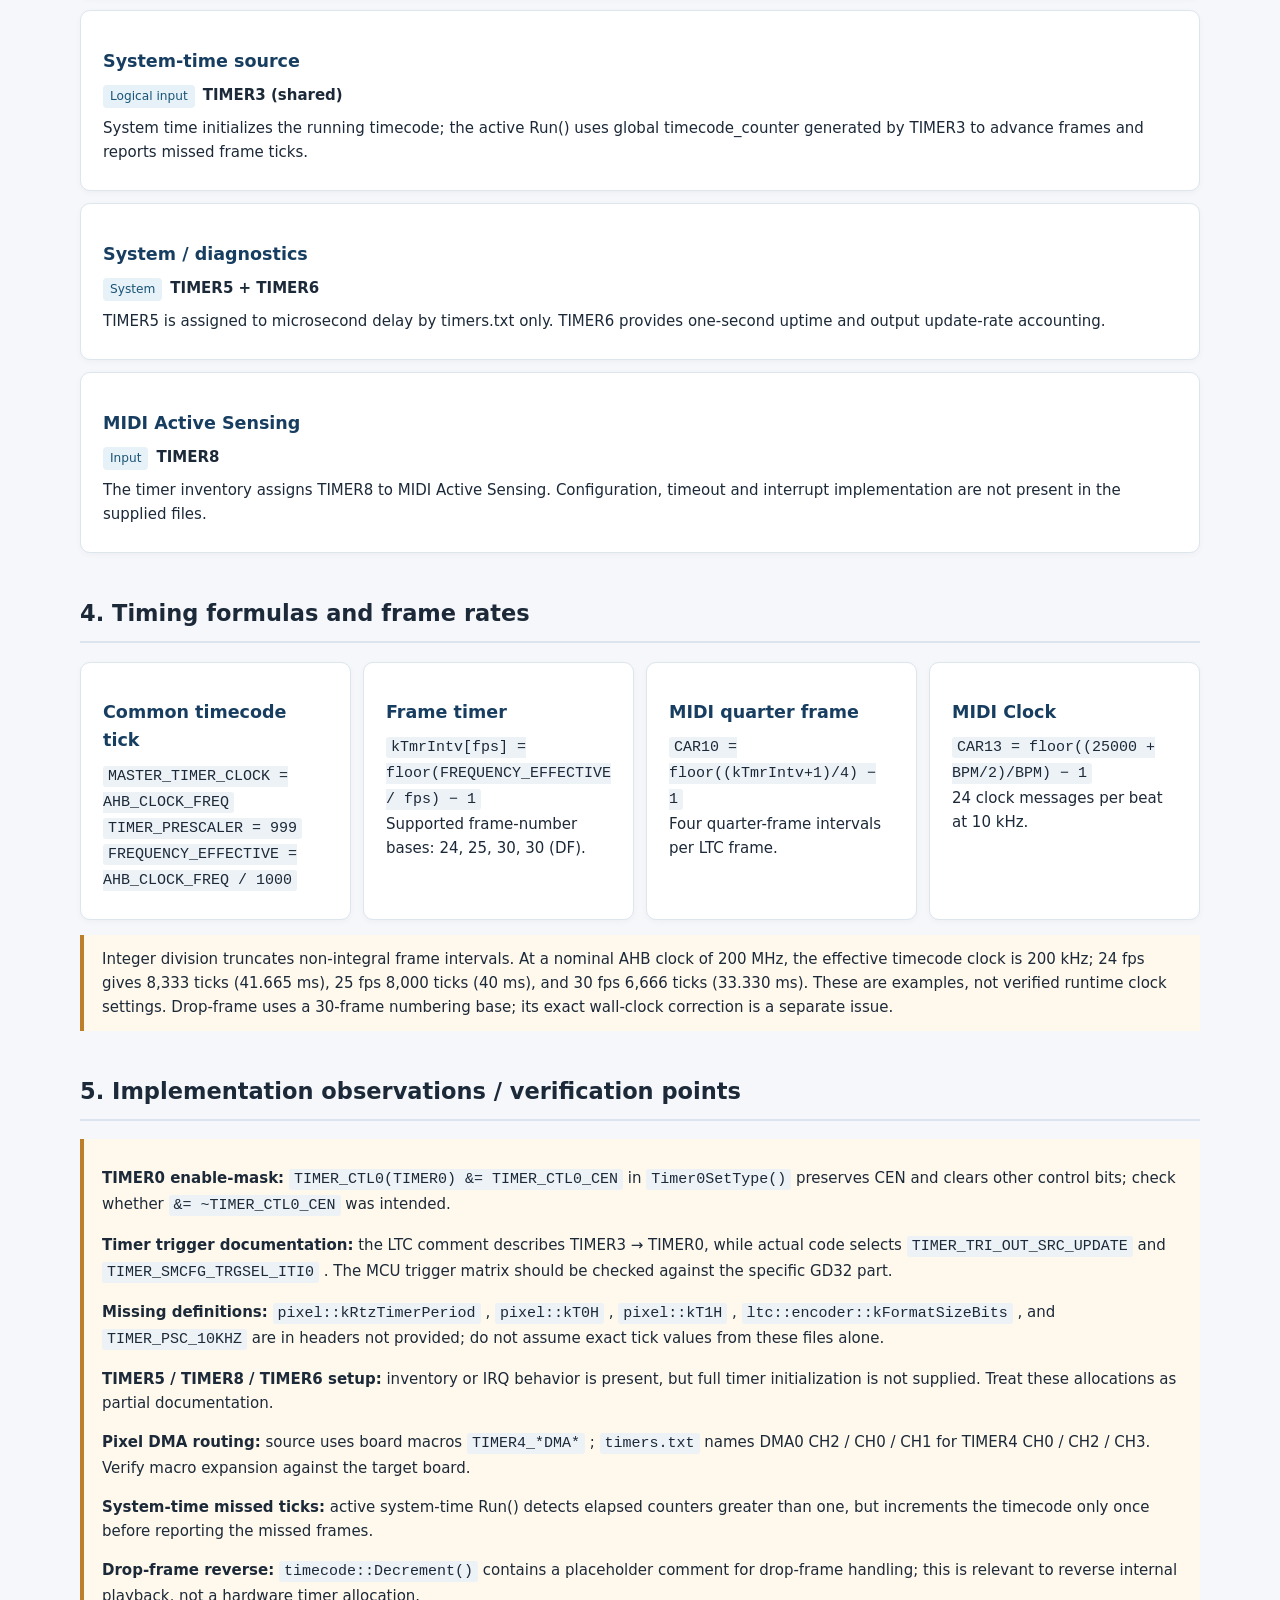
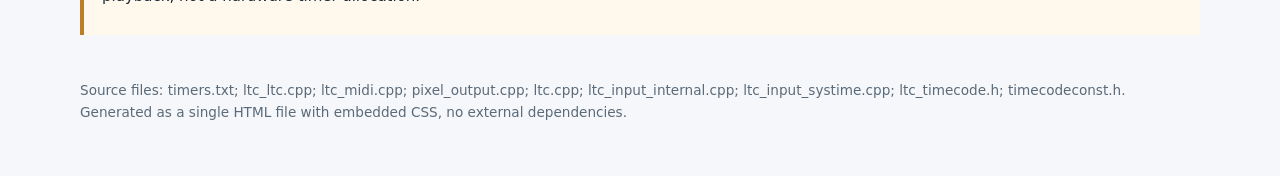
<file: gd32_emac_ltc_smpte/ltc_timer_reference.html>
<!doctype html>
<html lang="en">
<head>
<meta charset="utf-8">
<meta name="viewport" content="width=device-width,initial-scale=1">
<title>LTC Firmware — GD32 Timer Reference</title>
<style>
body {
	font: 15px/1.6 system-ui, -apple-system, Segoe UI, sans-serif;
	margin: 0;
	background: #f5f7fa;
	color: #1c2938
}

header {
	background: #14283d;
	color: #fff;
	padding: 38px max(24px, calc(( 100vw - 1120px)/2))
}

header h1 {
	margin: 0;
	font-size: 2rem
}

header p {
	color: #c9d8e7
}

main {
	max-width: 1120px;
	margin: auto;
	padding: 28px 24px 80px
}

nav {
	display: flex;
	flex-wrap: wrap;
	gap: 10px;
	margin: 0 0 28px
}

nav a {
	background: white;
	padding: 9px 13px;
	border: 1px solid #dce4eb;
	border-radius: 7px;
	text-decoration: none;
	color: #155b8a
}

section {
	margin-top: 42px
}

h2 {
	border-bottom: 2px solid #dce5ed;
	padding-bottom: 10px
}

h3 {
	margin-bottom: 6px;
	color: #173e60
}

.card {
	background: white;
	border: 1px solid #dde5ed;
	border-radius: 10px;
	padding: 18px 22px;
	margin: 12px 0;
	box-shadow: 0 2px 6px #12253609
}

.card p {
	margin: 8px 0
}

table {
	border-collapse: collapse;
	width: 100%;
	background: white
}

th, td {
	text-align: left;
	vertical-align: top;
	padding: 12px;
	border-bottom: 1px solid #e3e9ef
}

th {
	background: #e7eef5;
	color: #21384b
}

tr:nth-child(even) {
	background: #fafbfd
}

.scroll {
	overflow-x: auto;
	border: 1px solid #dce5ed;
	border-radius: 10px
}

code {
	background: #edf2f6;
	padding: 2px 5px;
	border-radius: 3px
}

.tag {
	display: inline-block;
	font-size: .76rem;
	border-radius: 4px;
	background: #e6f1f8;
	color: #195475;
	padding: 2px 7px;
	margin-right: 8px
}

.muted {
	color: #526578
}

.note {
	border-left: 4px solid #bc7e29;
	padding: 12px 18px;
	background: #fff9ed
}

.grid {
	display: grid;
	grid-template-columns: repeat(auto-fit, minmax(230px, 1fr));
	gap: 12px
}

.grid .card {
	margin: 0
}

footer {
	margin-top: 45px;
	color: #5a6a79;
	font-size: .85rem
}

@media ( max-width :650px) {
	header {
		padding: 25px
	}
	main {
		padding: 16px
	}
	th, td {
		padding: 9px
	}
}

@media print {
	body {
		background: white
	}
	nav {
		display: none
	}
	.card {
		break-inside: avoid
	}
	header {
		color: black;
		background: white;
		padding: 0
	}
	header p {
		color: #333
	}
}
</style>
</head>
<body>
	<header>
		<h1>GD32 LTC Firmware — Timer Reference</h1>
		<p>Standalone technical reference · based on 9 supplied source and
			inventory files · 10 October 2026</p>
	</header>
	<main>
		<nav>
			<a href="#summary">Timer summary</a><a href="#details">Detailed
				timers</a><a href="#protocols">Protocols</a><a href="#timing">Timing
				formulas</a><a href="#review">Review notes</a>
		</nav>
		<section id="summary">
			<h2>1. Timer allocation summary</h2>
			<p>Numbers follow the GD32 firmware naming (TIMER0, TIMER2,
				etc.). “Shared” means the timer also provides timing to logical
				input sources.</p>
			<div class="scroll">
				<table>
					<thead>
						<tr>
							<th>Timer</th>
							<th>Function</th>
							<th>Direction</th>
							<th>Protocol</th>
							<th>Mechanism</th>
						</tr>
					</thead>
					<tbody>
						<tr>
							<td>TIMER0</td>
							<td>LTC waveform output</td>
							<td>Output</td>
							<td>LTC</td>
							<td>Slave, restart from TIMER3; update DMA1 CH5, double
								buffer</td>
						</tr>
						<tr>
							<td>TIMER2</td>
							<td>LTC edge capture</td>
							<td>Input</td>
							<td>LTC</td>
							<td>CH0 PA6 both-edge, 1 MHz capture, IRQ priority 1</td>
						</tr>
						<tr>
							<td>TIMER3</td>
							<td>Timecode frame master</td>
							<td>Shared</td>
							<td>LTC / system time / internal</td>
							<td>Frame update TRGO, IRQ priority 0; counter and available
								flag</td>
						</tr>
						<tr>
							<td>TIMER4</td>
							<td>Pixel bit waveform master</td>
							<td>Output</td>
							<td>Pixel RTZ</td>
							<td>CH0/2/3 DMA GPIO set/clear, prescaler 0</td>
						</tr>
						<tr>
							<td>TIMER5</td>
							<td>Microsecond delay</td>
							<td>System</td>
							<td>System timing</td>
							<td>Inventory only; source implementation not supplied</td>
						</tr>
						<tr>
							<td>TIMER6</td>
							<td>Updates-per-second / uptime</td>
							<td>System</td>
							<td>Statistics</td>
							<td>1 Hz IRQ, computes updates_per_second and increments
								uptime</td>
						</tr>
						<tr>
							<td>TIMER7</td>
							<td>Pixel transfer length slave</td>
							<td>Output</td>
							<td>Pixel RTZ</td>
							<td>External trigger ITI3; CH0 IRQ ends transfer</td>
						</tr>
						<tr>
							<td>TIMER8</td>
							<td>MIDI Active Sensing</td>
							<td>Input</td>
							<td>MIDI</td>
							<td>Inventory only; source implementation not supplied</td>
						</tr>
						<tr>
							<td>TIMER9</td>
							<td>MIDI timecode pacing</td>
							<td>Input</td>
							<td>DIN / Apple MIDI</td>
							<td>Frame-period one-shot-like update interrupt; priority 2</td>
						</tr>
						<tr>
							<td>TIMER10</td>
							<td>MIDI quarter-frame scheduler</td>
							<td>Output</td>
							<td>DIN / Apple / USB MIDI</td>
							<td>Quarter-frame spacing, update IRQ priority 0</td>
						</tr>
						<tr>
							<td>TIMER13</td>
							<td>MIDI clock BPM</td>
							<td>Output</td>
							<td>MIDI Clock</td>
							<td>10 kHz tick, 24 MIDI clocks/beat; IRQ priority 2</td>
						</tr>
					</tbody>
				</table>
			</div>
		</section>
		<section id="details">
			<h2>2. Detailed timer descriptions</h2>
			<p class="muted">Configuration values below reflect the attached
				code. Values defined in missing project headers are explicitly
				identified.</p>
			<article class="card" id="timer0">
				<h3>TIMER0</h3>
				<span class="tag">Output</span><span class="tag">LTC</span>
				<p>
					Configured with TIMER_PRESCALER=999; slave restart mode, trigger
					ITI0; update DMA enabled. Period = ((frame_ticks / (80×2)) − 1),
					assuming encoder kFormatSizeBits=80 (the exact constant is in an
					unavailable header). DMA1 CH5 writes 32-bit GPIO BOP words in
					circular double-buffer mode; two buffers live in .sram1.
					TIMER0SetType has a suspicious mask expression
					<code>TIMER_CTL0(TIMER0) &amp;= TIMER_CTL0_CEN</code>
					rather than clearing CEN; review before testing.
				</p>
			</article>
			<article class="card" id="timer2">
				<h3>TIMER2</h3>
				<span class="tag">Input</span><span class="tag">LTC</span>
				<p>PA6 / AF2, CH0 input capture, both-edge polarity, filter 0x3,
					1 MHz prescaler macro TIMER_PSC_1MHZ, 16-bit auto-reload. ISR
					computes unsigned 16-bit capture difference and decodes LTC pulse
					widths; enabled only for LTC input.</p>
			</article>
			<article class="card" id="timer3">
				<h3>TIMER3</h3>
				<span class="tag">Shared</span><span class="tag">LTC / system
					time / internal</span>
				<p>Master frame timer: TIMER_PRESCALER=999, frame auto-reload
					from kTmrIntv[type], update TRGO, priority-0 update IRQ. ISR marks
					timecode_available, increments timecode_counter and manages DMA
					waveform buffer copying. The frame clock is used by both internal
					and system-time source processing.</p>
			</article>
			<article class="card" id="timer4">
				<h3>TIMER4</h3>
				<span class="tag">Output</span><span class="tag">Pixel RTZ</span>
				<p>Pixel master; prescaler=0, period pixel::kRtzTimerPeriod
					(comment: 1.25 µs), TRGO from CH0. CH0 DMA sets output, CH2 DMA
					conditionally clears from data_buffer, CH3 DMA clears output; GPIO
					transfers are synchronized to channel compares.</p>
			</article>
			<article class="card" id="timer5">
				<h3>TIMER5</h3>
				<span class="tag">System</span><span class="tag">System
					timing</span>
				<p>Only described in timers.txt as “Delay micros”. No TIMER5
					configuration or ISR appears in the supplied implementation files,
					so prescaler, resolution and ownership cannot be verified.</p>
			</article>
			<article class="card" id="timer6">
				<h3>TIMER6</h3>
				<span class="tag">System</span><span class="tag">Statistics</span>
				<p>TIMER6_IRQHandler handles update events: updates_per_second =
					updates − updates_previous, updates_previous = updates, and
					increments gv_seconds.uptime. Its configuration is outside the
					attached files; timers.txt identifies the intended one-second
					cadence.</p>
			</article>
			<article class="card" id="timer7">
				<h3>TIMER7</h3>
				<span class="tag">Output</span><span class="tag">Pixel RTZ</span>
				<p>Pixel slave: prescaler=0, external clock mode 0, trigger
					ITI3, compare CH0 at 1 + kBufferSize, IRQ priority 0. During
					Update() TIMER7 is reset and enabled with TIMER4; compare IRQ stops
					TIMER4 and disables pixel DMA requests. TIMER7 period is configured
					UINT32_MAX.</p>
			</article>
			<article class="card" id="timer8">
				<h3>TIMER8</h3>
				<span class="tag">Input</span><span class="tag">MIDI</span>
				<p>Listed as MIDI Active Sense in timers.txt. No TIMER8 register
					setup, ISR, or timeouts can be verified from attached sources.</p>
			</article>
			<article class="card" id="timer9">
				<h3>TIMER9</h3>
				<span class="tag">Input</span><span class="tag">DIN / Apple
					MIDI</span>
				<p>Configured with TIMER_PRESCALER=999 and frame period
					kTmrIntv[type]. IRQ TIMER0_UP_TIMER9 priority 2; ISR
					increments/distributes timecode then disables its update interrupt.
					Used in MIDI input path.</p>
			</article>
			<article class="card" id="timer10">
				<h3>TIMER10</h3>
				<span class="tag">Output</span><span class="tag">DIN / Apple
					/ USB MIDI</span>
				<p>Configured with TIMER_PRESCALER=999, update IRQ
					TIMER0_TRG_CMT_TIMER10 priority 0. Period = ((frame_ticks / 4) −
					1). Emits intermediate MIDI quarter-frame messages; the first piece
					is sent during frame distribution.</p>
			</article>
			<article class="card" id="timer13">
				<h3>TIMER13</h3>
				<span class="tag">Output</span><span class="tag">MIDI Clock</span>
				<p>Configured with TIMER_PSC_10KHZ. SetBpm computes CAR =
					((25000 + BPM/2) / BPM) − 1, rounded integer division, giving
					10,000 × 60 / (24 × BPM) ticks per MIDI Clock. BPM=0 stops the
					counter; update ISR emits MIDI Clock.</p>
			</article>
		</section>
		<section id="protocols">
			<h2>3. Protocol-by-protocol input/output timer usage</h2>
			<article class="card">
				<h3>LTC input</h3>
				<p>
					<span class="tag">Input</span><strong>TIMER2</strong>
				</p>
				<p>TIMER2 CH0 captures both edges on PA6 with 1 µs nominal
					resolution; ISR computes 16-bit wrapped delta and decodes bi-phase
					mark timing. TIMER3 is the shared frame master used downstream for
					output distribution.</p>
			</article>
			<article class="card">
				<h3>LTC output</h3>
				<p>
					<span class="tag">Output</span><strong>TIMER3 + TIMER0</strong>
				</p>
				<p>TIMER3 generates frame-boundary update IRQ/TRGO; TIMER0 is
					restart-triggered via ITI0 and generates update DMA requests
					through DMA1 CH5. Double-buffered GPIO BOP data produces the LTC
					waveform.</p>
			</article>
			<article class="card">
				<h3>MIDI Time Code input</h3>
				<p>
					<span class="tag">Input</span><strong>TIMER9</strong>
				</p>
				<p>DIN MIDI and Apple MIDI input handlers use TIMER9 for
					timecode pacing/interpolation after incoming MTC. This is distinct
					from TIMER2 LTC electrical decoding.</p>
			</article>
			<article class="card">
				<h3>MIDI Time Code output</h3>
				<p>
					<span class="tag">Output</span><strong>TIMER10</strong>
				</p>
				<p>TIMER10 schedules MIDI quarter-frame messages at nominal
					frame-period/4. The same scheduler serves DIN MIDI, Apple MIDI and
					USB MIDI when enabled.</p>
			</article>
			<article class="card">
				<h3>MIDI Clock / BPM</h3>
				<p>
					<span class="tag">Output</span><strong>TIMER13</strong>
				</p>
				<p>TIMER13 generates MIDI Clock events (24 pulses per quarter
					note) based on the selected BPM; disabling BPM stops the timer.</p>
			</article>
			<article class="card">
				<h3>Pixel output (RTZ)</h3>
				<p>
					<span class="tag">Output</span><strong>TIMER4 + TIMER7</strong>
				</p>
				<p>TIMER4 channel compare DMA sets the GPIO high then
					conditionally clears it at 0/1 bit widths. TIMER7 counts master
					triggers and interrupts at the end of the pixel transfer.</p>
			</article>
			<article class="card">
				<h3>Internal timecode</h3>
				<p>
					<span class="tag">Logical input</span><strong>TIMER3
						(shared)</strong>
				</p>
				<p>The internal source consumes the global frame-available flag
					produced by TIMER3; it increments/decrements timecode and supports
					pitch adjustment. It does not configure a dedicated timer.</p>
			</article>
			<article class="card">
				<h3>System-time source</h3>
				<p>
					<span class="tag">Logical input</span><strong>TIMER3
						(shared)</strong>
				</p>
				<p>System time initializes the running timecode; the active
					Run() uses global timecode_counter generated by TIMER3 to advance
					frames and reports missed frame ticks.</p>
			</article>
			<article class="card">
				<h3>System / diagnostics</h3>
				<p>
					<span class="tag">System</span><strong>TIMER5 + TIMER6</strong>
				</p>
				<p>TIMER5 is assigned to microsecond delay by timers.txt only.
					TIMER6 provides one-second uptime and output update-rate
					accounting.</p>
			</article>
			<article class="card">
				<h3>MIDI Active Sensing</h3>
				<p>
					<span class="tag">Input</span><strong>TIMER8</strong>
				</p>
				<p>The timer inventory assigns TIMER8 to MIDI Active Sensing.
					Configuration, timeout and interrupt implementation are not present
					in the supplied files.</p>
			</article>
		</section>
		<section id="timing">
			<h2>4. Timing formulas and frame rates</h2>
			<div class="grid">
				<div class="card">
					<h3>Common timecode tick</h3>
					<p>
						<code>MASTER_TIMER_CLOCK = AHB_CLOCK_FREQ</code>
						<br>
						<code>TIMER_PRESCALER = 999</code>
						<br>
						<code>FREQUENCY_EFFECTIVE = AHB_CLOCK_FREQ / 1000</code>
					</p>
				</div>
				<div class="card">
					<h3>Frame timer</h3>
					<p>
						<code>kTmrIntv[fps] = floor(FREQUENCY_EFFECTIVE / fps) − 1</code>
						<br>Supported frame-number bases: 24, 25, 30, 30 (DF).
					</p>
				</div>
				<div class="card">
					<h3>MIDI quarter frame</h3>
					<p>
						<code>CAR10 = floor((kTmrIntv+1)/4) − 1</code>
						<br>Four quarter-frame intervals per LTC frame.
					</p>
				</div>
				<div class="card">
					<h3>MIDI Clock</h3>
					<p>
						<code>CAR13 = floor((25000 + BPM/2)/BPM) − 1</code>
						<br>24 clock messages per beat at 10 kHz.
					</p>
				</div>
			</div>
			<p class="note">Integer division truncates non-integral frame
				intervals. At a nominal AHB clock of 200 MHz, the effective timecode
				clock is 200 kHz; 24 fps gives 8,333 ticks (41.665 ms), 25 fps 8,000
				ticks (40 ms), and 30 fps 6,666 ticks (33.330 ms). These are
				examples, not verified runtime clock settings. Drop-frame uses a
				30-frame numbering base; its exact wall-clock correction is a
				separate issue.</p>
		</section>
		<section id="review">
			<h2>5. Implementation observations / verification points</h2>
			<div class="note">
				<p>
					<strong>TIMER0 enable-mask:</strong>
					<code>TIMER_CTL0(TIMER0) &amp;= TIMER_CTL0_CEN</code>
					in
					<code>Timer0SetType()</code>
					preserves CEN and clears other control bits; check whether
					<code>&amp;= ~TIMER_CTL0_CEN</code>
					was intended.
				</p>
				<p>
					<strong>Timer trigger documentation:</strong> the LTC comment
					describes TIMER3 → TIMER0, while actual code selects
					<code>TIMER_TRI_OUT_SRC_UPDATE</code>
					and
					<code>TIMER_SMCFG_TRGSEL_ITI0</code>
					. The MCU trigger matrix should be checked against the specific
					GD32 part.
				</p>
				<p>
					<strong>Missing definitions:</strong>
					<code>pixel::kRtzTimerPeriod</code>
					,
					<code>pixel::kT0H</code>
					,
					<code>pixel::kT1H</code>
					,
					<code>ltc::encoder::kFormatSizeBits</code>
					, and
					<code>TIMER_PSC_10KHZ</code>
					are in headers not provided; do not assume exact tick values from
					these files alone.
				</p>
				<p>
					<strong>TIMER5 / TIMER8 / TIMER6 setup:</strong> inventory or IRQ
					behavior is present, but full timer initialization is not supplied.
					Treat these allocations as partial documentation.
				</p>
				<p>
					<strong>Pixel DMA routing:</strong> source uses board macros
					<code>TIMER4_*DMA*</code>
					;
					<code>timers.txt</code>
					names DMA0 CH2 / CH0 / CH1 for TIMER4 CH0 / CH2 / CH3. Verify macro
					expansion against the target board.
				</p>
				<p>
					<strong>System-time missed ticks:</strong> active system-time Run()
					detects elapsed counters greater than one, but increments the
					timecode only once before reporting the missed frames.
				</p>
				<p>
					<strong>Drop-frame reverse:</strong>
					<code>timecode::Decrement()</code>
					contains a placeholder comment for drop-frame handling; this is
					relevant to reverse internal playback, not a hardware timer
					allocation.
				</p>
			</div>
		</section>
		<footer>Source files: timers.txt; ltc_ltc.cpp; ltc_midi.cpp;
			pixel_output.cpp; ltc.cpp; ltc_input_internal.cpp;
			ltc_input_systime.cpp; ltc_timecode.h; timecodeconst.h. Generated as
			a single HTML file with embedded CSS, no external dependencies.</footer>
	</main>
</body>
</html>
</file>
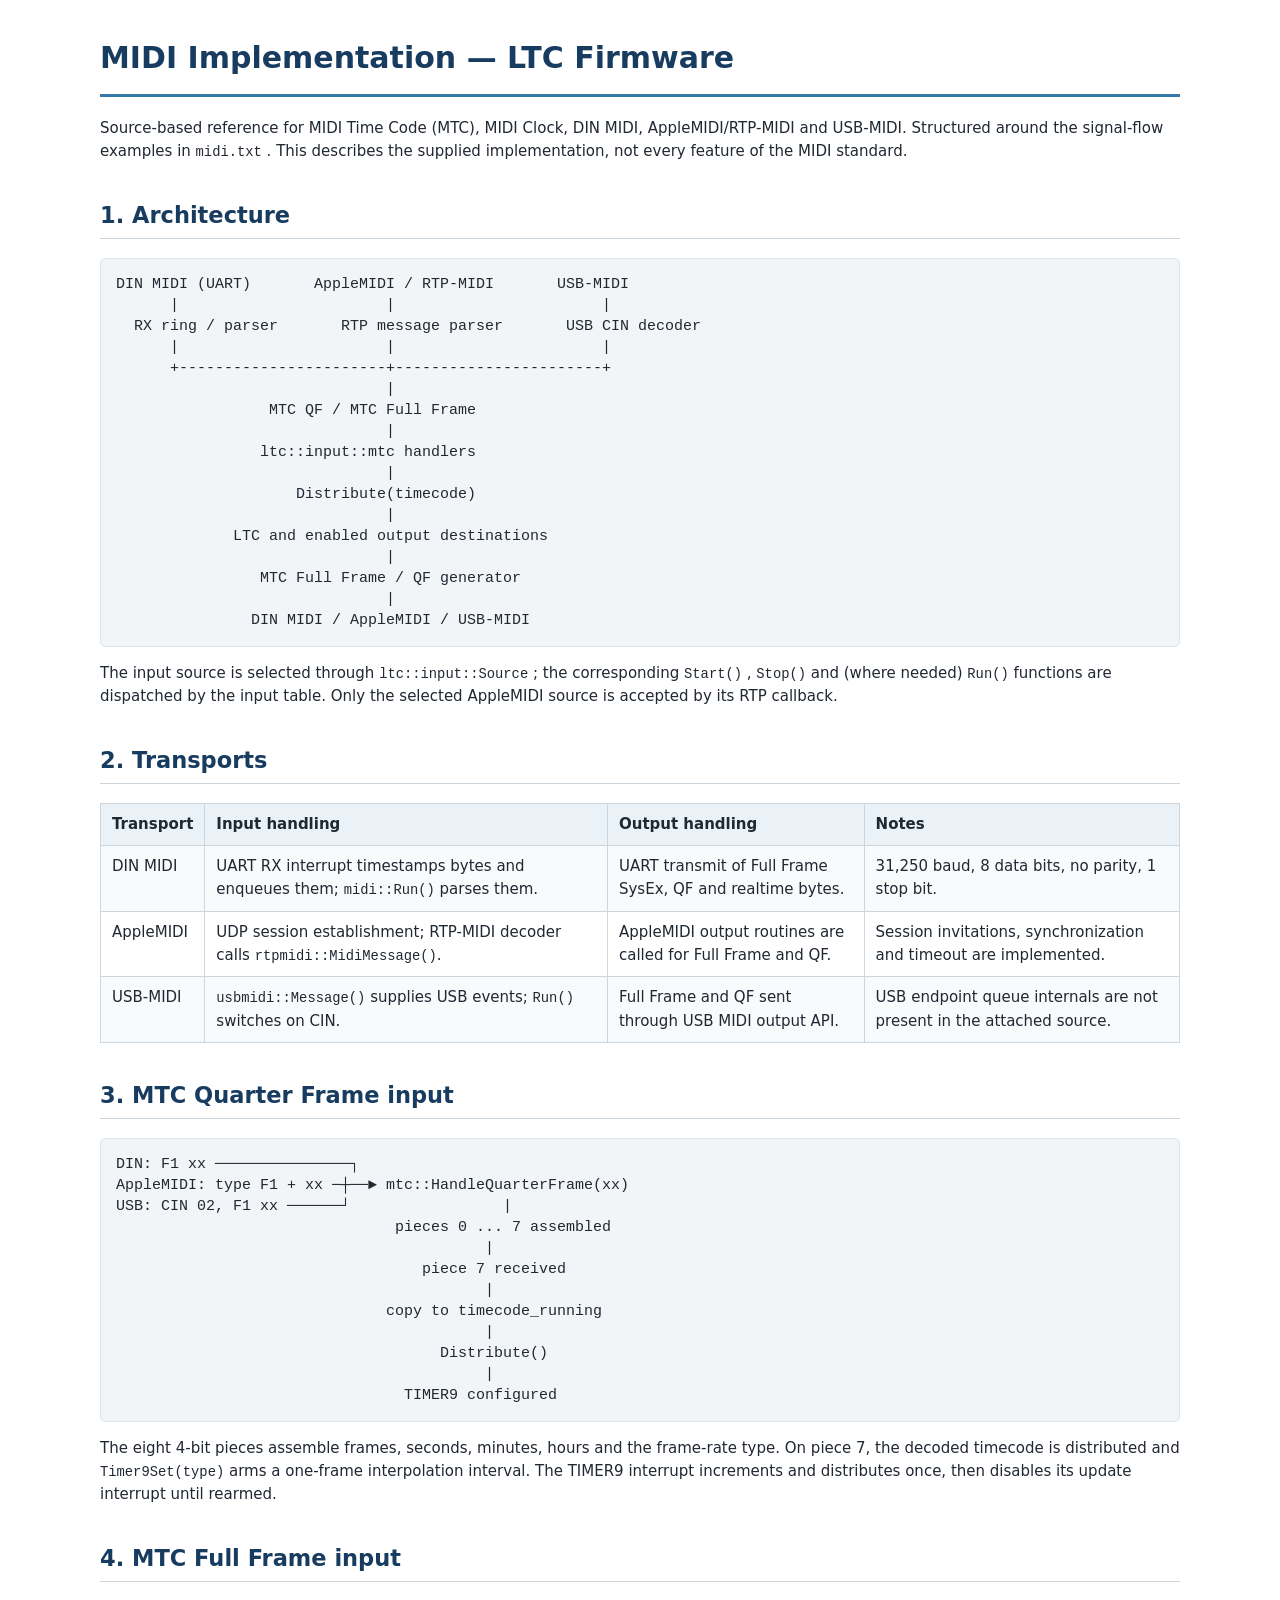
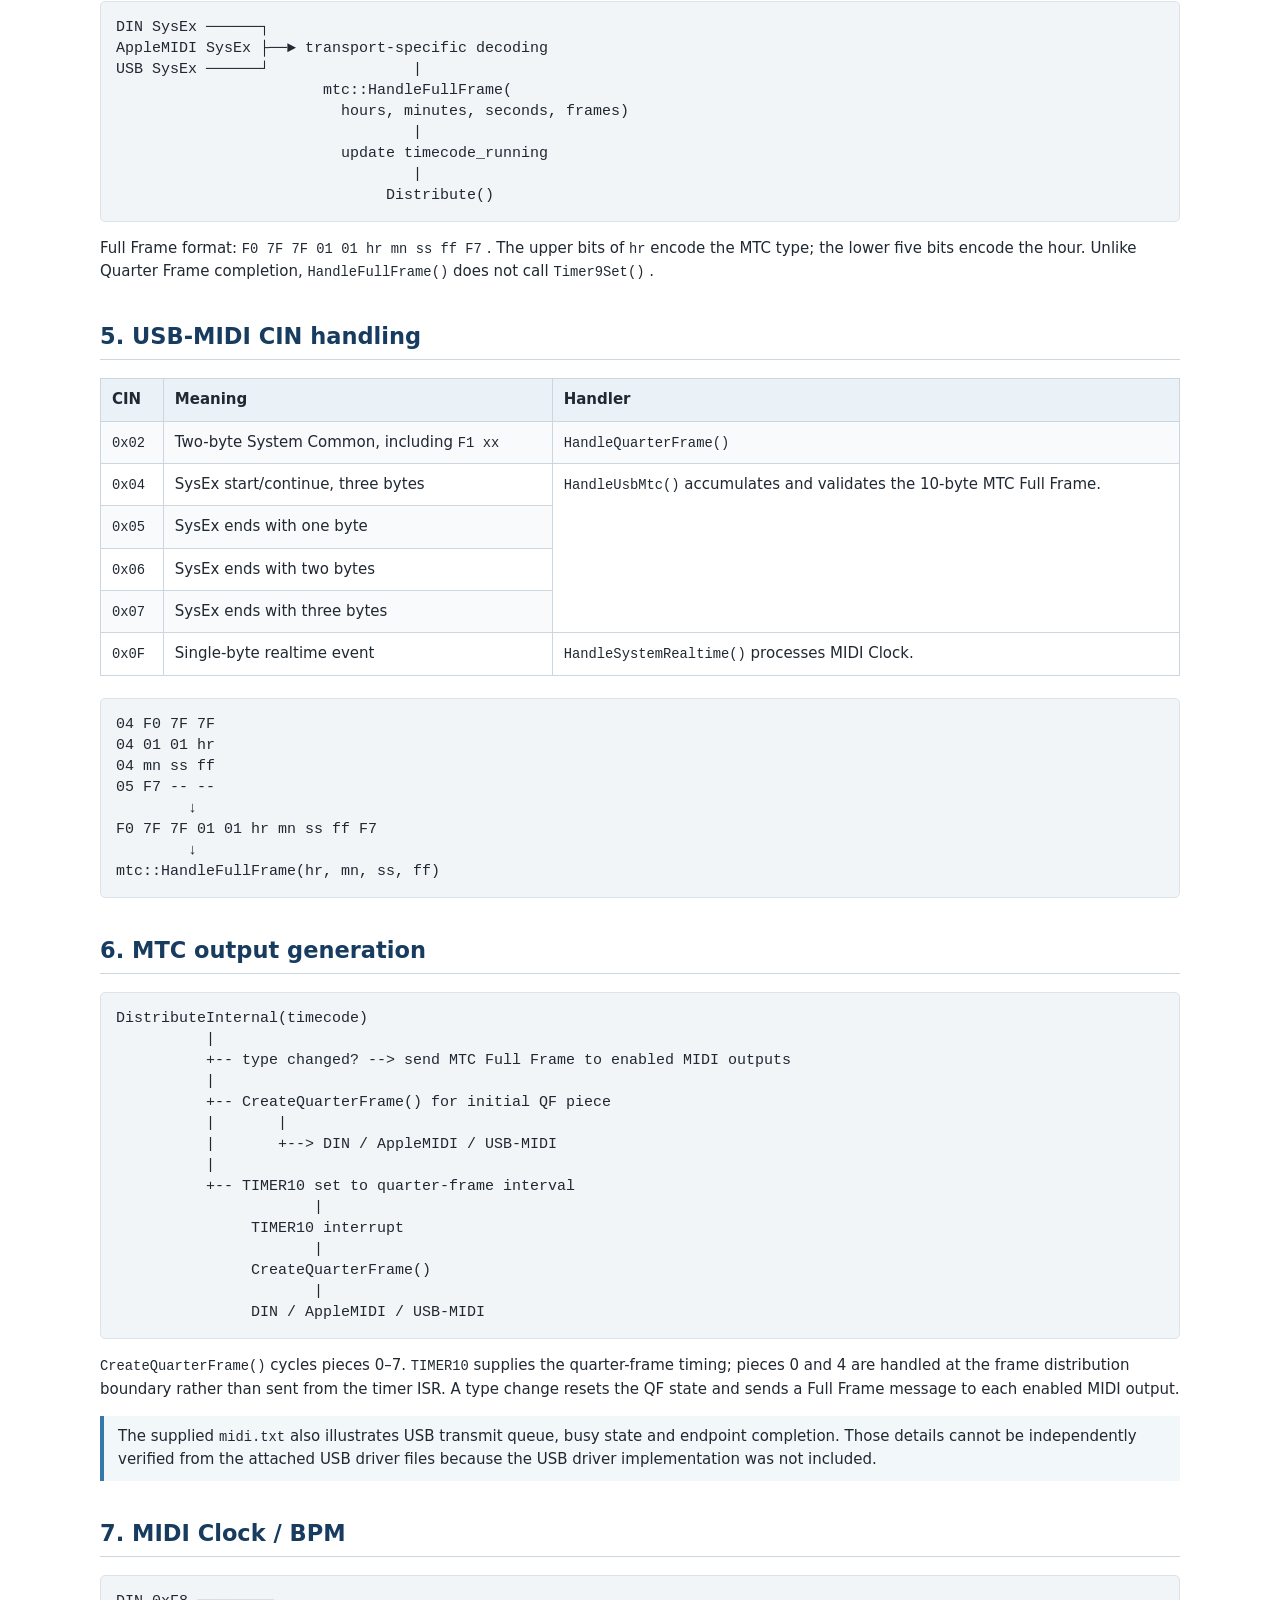
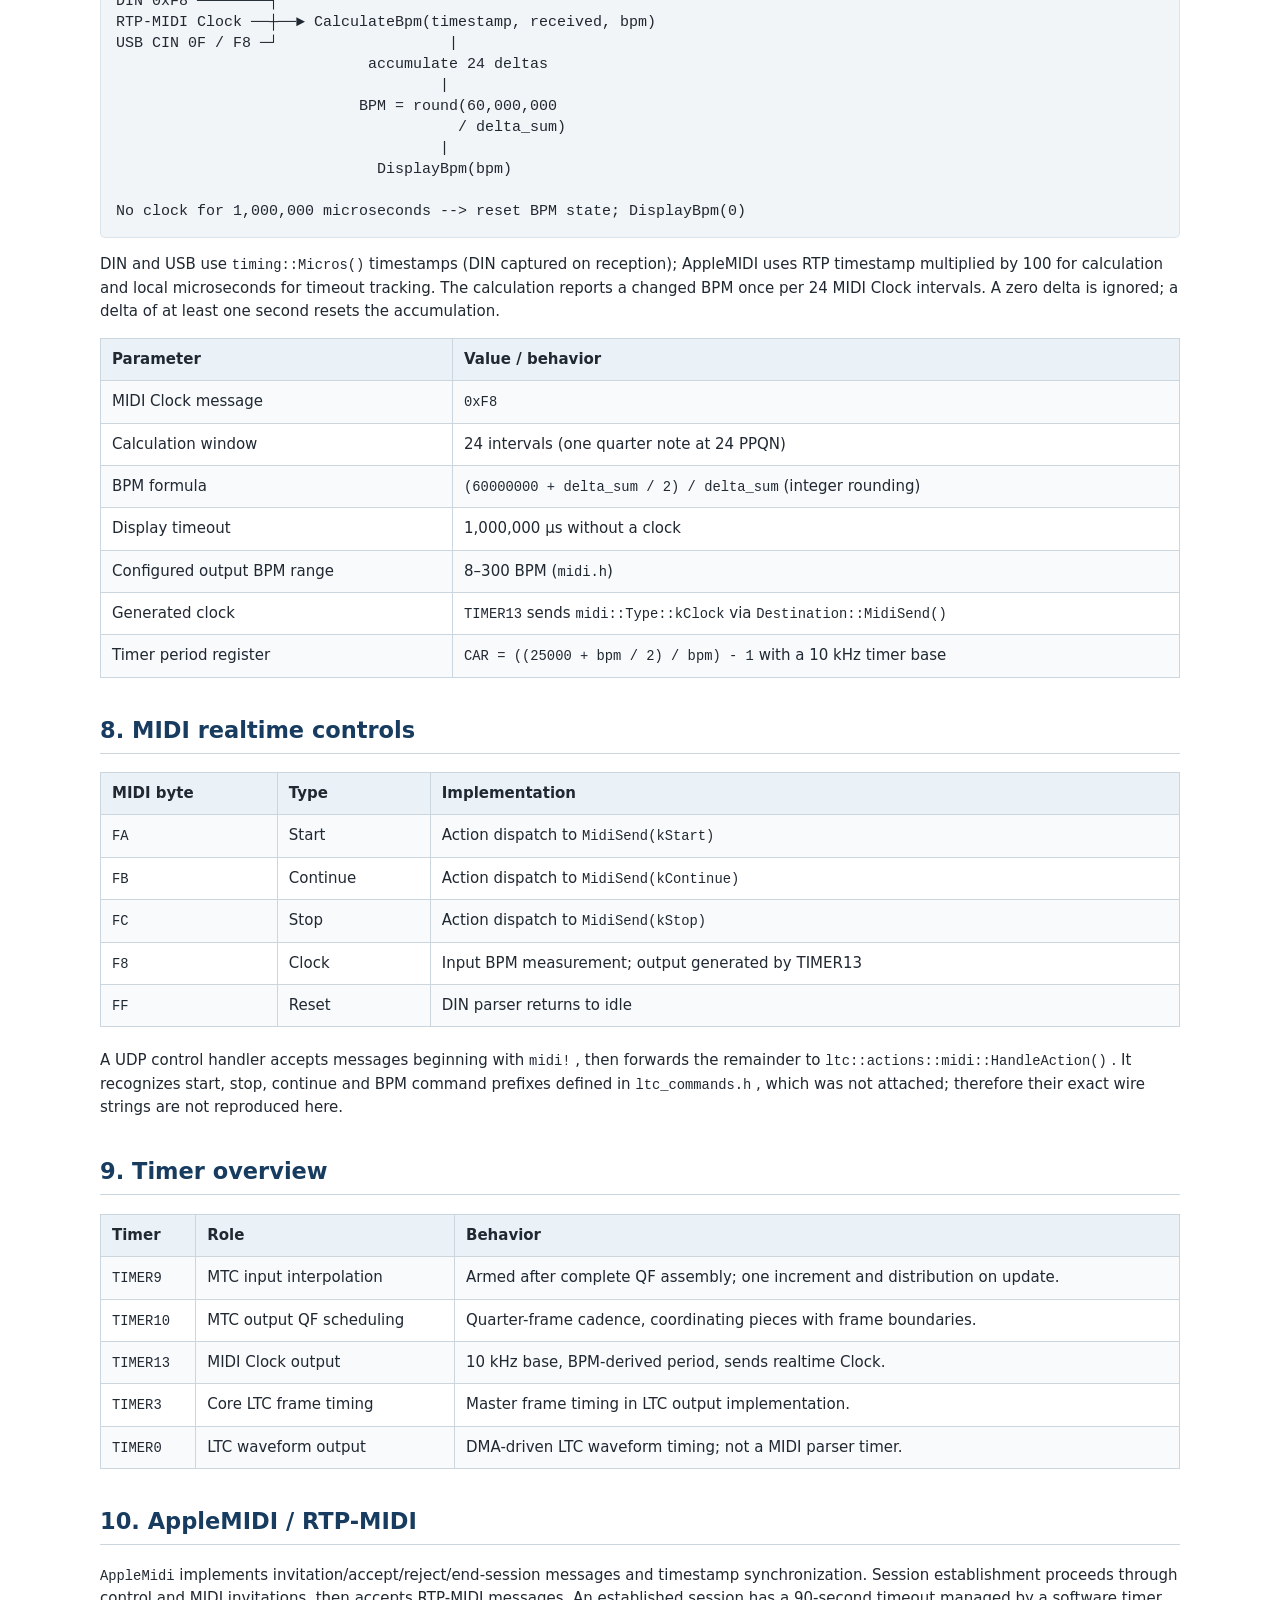
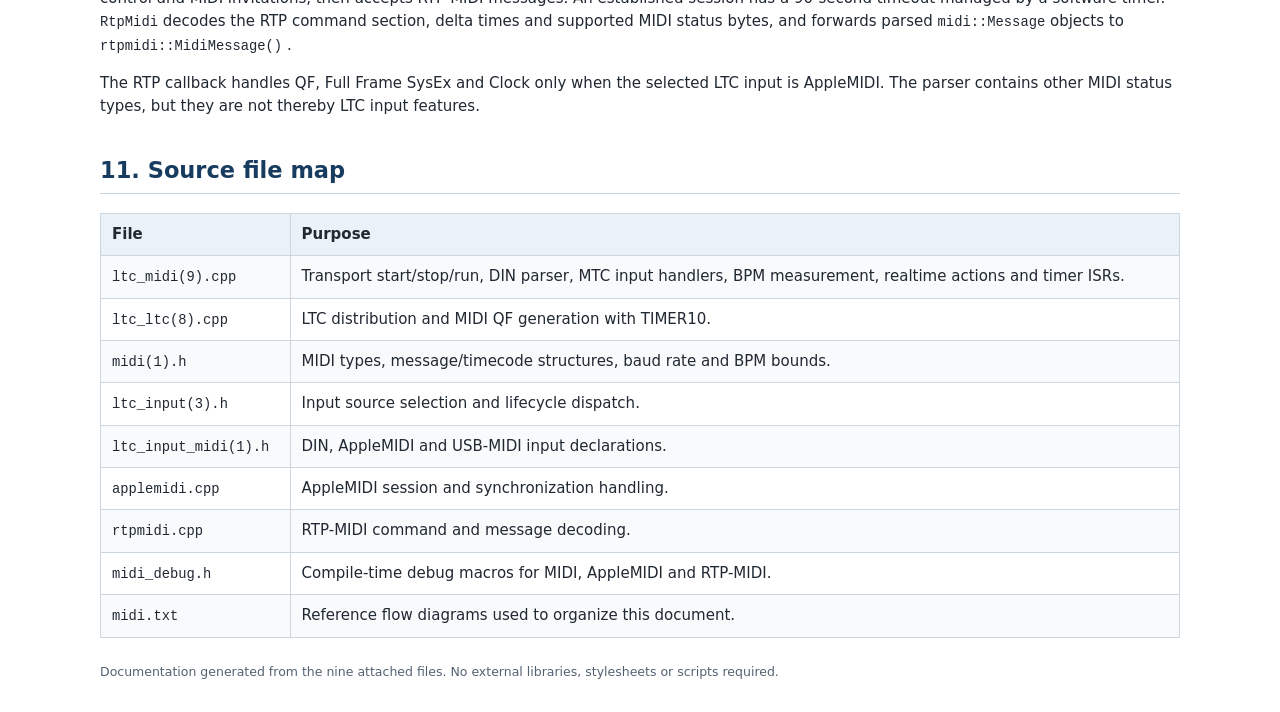
<file: gd32_emac_ltc_smpte/midi_implementation.html>
<!DOCTYPE html>
<html lang="en">
<head>
<meta charset="utf-8">
<meta name="viewport" content="width=device-width,initial-scale=1">
<title>MIDI Implementation — LTC Firmware</title>
<style>
body {
	font: 15px/1.55 system-ui, Arial, sans-serif;
	max-width: 1080px;
	margin: 35px auto;
	padding: 0 20px;
	color: #202832
}

h1, h2 {
	color: #173c60
}

h1 {
	border-bottom: 3px solid #3479a8;
	padding-bottom: 12px
}

h2 {
	margin-top: 35px;
	border-bottom: 1px solid #ccd6df;
	padding-bottom: 5px
}

table {
	border-collapse: collapse;
	width: 100%;
	margin: 14px 0 22px
}

th, td {
	border: 1px solid #ccd6df;
	padding: 9px 11px;
	text-align: left;
	vertical-align: top
}

th {
	background: #eaf2f8
}

tr:nth-child(even) {
	background: #f8fafc
}

pre {
	background: #f2f5f8;
	border: 1px solid #dce4eb;
	border-radius: 5px;
	padding: 15px;
	overflow-x: auto;
	line-height: 1.4
}

code {
	font-family: ui-monospace, SFMono-Regular, Consolas, monospace;
	font-size: .92em
}

.note {
	border-left: 4px solid #3479a8;
	padding: 9px 14px;
	background: #f2f7fa
}

small {
	color: #536273
}

a {
	color: #145c94
}
</style>
</head>
<body>
	<h1>MIDI Implementation — LTC Firmware</h1>
	<p>
		Source-based reference for MIDI Time Code (MTC), MIDI Clock, DIN MIDI,
		AppleMIDI/RTP-MIDI and USB-MIDI. Structured around the signal-flow
		examples in
		<code>midi.txt</code>
		. This describes the supplied implementation, not every feature of the
		MIDI standard.
	</p>
	<h2>1. Architecture</h2>
	<pre>DIN MIDI (UART)       AppleMIDI / RTP-MIDI       USB-MIDI
      |                       |                       |
  RX ring / parser       RTP message parser       USB CIN decoder
      |                       |                       |
      +-----------------------+-----------------------+
                              |
                 MTC QF / MTC Full Frame
                              |
                ltc::input::mtc handlers
                              |
                    Distribute(timecode)
                              |
             LTC and enabled output destinations
                              |
                MTC Full Frame / QF generator
                              |
               DIN MIDI / AppleMIDI / USB-MIDI</pre>
	<p>
		The input source is selected through
		<code>ltc::input::Source</code>
		; the corresponding
		<code>Start()</code>
		,
		<code>Stop()</code>
		and (where needed)
		<code>Run()</code>
		functions are dispatched by the input table. Only the selected
		AppleMIDI source is accepted by its RTP callback.
	</p>
	<h2>2. Transports</h2>
	<table>
		<tr>
			<th>Transport</th>
			<th>Input handling</th>
			<th>Output handling</th>
			<th>Notes</th>
		</tr>
		<tr>
			<td>DIN MIDI</td>
			<td>UART RX interrupt timestamps bytes and enqueues them; <code>midi::Run()</code>
				parses them.
			</td>
			<td>UART transmit of Full Frame SysEx, QF and realtime bytes.</td>
			<td>31,250 baud, 8 data bits, no parity, 1 stop bit.</td>
		</tr>
		<tr>
			<td>AppleMIDI</td>
			<td>UDP session establishment; RTP-MIDI decoder calls <code>rtpmidi::MidiMessage()</code>.
			</td>
			<td>AppleMIDI output routines are called for Full Frame and QF.</td>
			<td>Session invitations, synchronization and timeout are
				implemented.</td>
		</tr>
		<tr>
			<td>USB-MIDI</td>
			<td><code>usbmidi::Message()</code> supplies USB events; <code>Run()</code>
				switches on CIN.</td>
			<td>Full Frame and QF sent through USB MIDI output API.</td>
			<td>USB endpoint queue internals are not present in the attached
				source.</td>
		</tr>
	</table>
	<h2>3. MTC Quarter Frame input</h2>
	<pre>DIN: F1 xx ───────────────┐
AppleMIDI: type F1 + xx ─┼──► mtc::HandleQuarterFrame(xx)
USB: CIN 02, F1 xx ──────┘                 |
                               pieces 0 ... 7 assembled
                                         |
                                  piece 7 received
                                         |
                              copy to timecode_running
                                         |
                                    Distribute()
                                         |
                                TIMER9 configured</pre>
	<p>
		The eight 4-bit pieces assemble frames, seconds, minutes, hours and
		the frame-rate type. On piece 7, the decoded timecode is distributed
		and
		<code>Timer9Set(type)</code>
		arms a one-frame interpolation interval. The TIMER9 interrupt
		increments and distributes once, then disables its update interrupt
		until rearmed.
	</p>
	<h2>4. MTC Full Frame input</h2>
	<pre>DIN SysEx ──────┐
AppleMIDI SysEx ├──► transport-specific decoding
USB SysEx ──────┘                |
                       mtc::HandleFullFrame(
                         hours, minutes, seconds, frames)
                                 |
                         update timecode_running
                                 |
                              Distribute()</pre>
	<p>
		Full Frame format:
		<code>F0 7F 7F 01 01 hr mn ss ff F7</code>
		. The upper bits of
		<code>hr</code>
		encode the MTC type; the lower five bits encode the hour. Unlike
		Quarter Frame completion,
		<code>HandleFullFrame()</code>
		does not call
		<code>Timer9Set()</code>
		.
	</p>
	<h2>5. USB-MIDI CIN handling</h2>
	<table>
		<tr>
			<th>CIN</th>
			<th>Meaning</th>
			<th>Handler</th>
		</tr>
		<tr>
			<td><code>0x02</code></td>
			<td>Two-byte System Common, including <code>F1 xx</code></td>
			<td><code>HandleQuarterFrame()</code></td>
		</tr>
		<tr>
			<td><code>0x04</code></td>
			<td>SysEx start/continue, three bytes</td>
			<td rowspan="4"><code>HandleUsbMtc()</code> accumulates and
				validates the 10-byte MTC Full Frame.</td>
		</tr>
		<tr>
			<td><code>0x05</code></td>
			<td>SysEx ends with one byte</td>
		</tr>
		<tr>
			<td><code>0x06</code></td>
			<td>SysEx ends with two bytes</td>
		</tr>
		<tr>
			<td><code>0x07</code></td>
			<td>SysEx ends with three bytes</td>
		</tr>
		<tr>
			<td><code>0x0F</code></td>
			<td>Single-byte realtime event</td>
			<td><code>HandleSystemRealtime()</code> processes MIDI Clock.</td>
		</tr>
	</table>
	<pre>04 F0 7F 7F
04 01 01 hr
04 mn ss ff
05 F7 -- --
        ↓
F0 7F 7F 01 01 hr mn ss ff F7
        ↓
mtc::HandleFullFrame(hr, mn, ss, ff)</pre>
	<h2>6. MTC output generation</h2>
	<pre>DistributeInternal(timecode)
          |
          +-- type changed? --> send MTC Full Frame to enabled MIDI outputs
          |
          +-- CreateQuarterFrame() for initial QF piece
          |       |
          |       +--> DIN / AppleMIDI / USB-MIDI
          |
          +-- TIMER10 set to quarter-frame interval
                      |
               TIMER10 interrupt
                      |
               CreateQuarterFrame()
                      |
               DIN / AppleMIDI / USB-MIDI</pre>
	<p>
		<code>CreateQuarterFrame()</code>
		cycles pieces 0–7.
		<code>TIMER10</code>
		supplies the quarter-frame timing; pieces 0 and 4 are handled at the
		frame distribution boundary rather than sent from the timer ISR. A
		type change resets the QF state and sends a Full Frame message to each
		enabled MIDI output.
	</p>
	<p class="note">
		The supplied
		<code>midi.txt</code>
		also illustrates USB transmit queue, busy state and endpoint
		completion. Those details cannot be independently verified from the
		attached USB driver files because the USB driver implementation was
		not included.
	</p>
	<h2>7. MIDI Clock / BPM</h2>
	<pre>DIN 0xF8 ────────┐
RTP-MIDI Clock ──┼──► CalculateBpm(timestamp, received, bpm)
USB CIN 0F / F8 ─┘                   |
                            accumulate 24 deltas
                                    |
                           BPM = round(60,000,000
                                      / delta_sum)
                                    |
                             DisplayBpm(bpm)

No clock for 1,000,000 microseconds --> reset BPM state; DisplayBpm(0)</pre>
	<p>
		DIN and USB use
		<code>timing::Micros()</code>
		timestamps (DIN captured on reception); AppleMIDI uses RTP timestamp
		multiplied by 100 for calculation and local microseconds for timeout
		tracking. The calculation reports a changed BPM once per 24 MIDI Clock
		intervals. A zero delta is ignored; a delta of at least one second
		resets the accumulation.
	</p>
	<table>
		<tr>
			<th>Parameter</th>
			<th>Value / behavior</th>
		</tr>
		<tr>
			<td>MIDI Clock message</td>
			<td><code>0xF8</code></td>
		</tr>
		<tr>
			<td>Calculation window</td>
			<td>24 intervals (one quarter note at 24 PPQN)</td>
		</tr>
		<tr>
			<td>BPM formula</td>
			<td><code>(60000000 + delta_sum / 2) / delta_sum</code> (integer
				rounding)</td>
		</tr>
		<tr>
			<td>Display timeout</td>
			<td>1,000,000 µs without a clock</td>
		</tr>
		<tr>
			<td>Configured output BPM range</td>
			<td>8–300 BPM (<code>midi.h</code>)
			</td>
		</tr>
		<tr>
			<td>Generated clock</td>
			<td><code>TIMER13</code> sends <code>midi::Type::kClock</code>
				via <code>Destination::MidiSend()</code></td>
		</tr>
		<tr>
			<td>Timer period register</td>
			<td><code>CAR = ((25000 + bpm / 2) / bpm) - 1</code> with a 10
				kHz timer base</td>
		</tr>
	</table>
	<h2>8. MIDI realtime controls</h2>
	<table>
		<tr>
			<th>MIDI byte</th>
			<th>Type</th>
			<th>Implementation</th>
		</tr>
		<tr>
			<td><code>FA</code></td>
			<td>Start</td>
			<td>Action dispatch to <code>MidiSend(kStart)</code></td>
		</tr>
		<tr>
			<td><code>FB</code></td>
			<td>Continue</td>
			<td>Action dispatch to <code>MidiSend(kContinue)</code></td>
		</tr>
		<tr>
			<td><code>FC</code></td>
			<td>Stop</td>
			<td>Action dispatch to <code>MidiSend(kStop)</code></td>
		</tr>
		<tr>
			<td><code>F8</code></td>
			<td>Clock</td>
			<td>Input BPM measurement; output generated by TIMER13</td>
		</tr>
		<tr>
			<td><code>FF</code></td>
			<td>Reset</td>
			<td>DIN parser returns to idle</td>
		</tr>
	</table>
	<p>
		A UDP control handler accepts messages beginning with
		<code>midi!</code>
		, then forwards the remainder to
		<code>ltc::actions::midi::HandleAction()</code>
		. It recognizes start, stop, continue and BPM command prefixes defined
		in
		<code>ltc_commands.h</code>
		, which was not attached; therefore their exact wire strings are not
		reproduced here.
	</p>
	<h2>9. Timer overview</h2>
	<table>
		<tr>
			<th>Timer</th>
			<th>Role</th>
			<th>Behavior</th>
		</tr>
		<tr>
			<td><code>TIMER9</code></td>
			<td>MTC input interpolation</td>
			<td>Armed after complete QF assembly; one increment and
				distribution on update.</td>
		</tr>
		<tr>
			<td><code>TIMER10</code></td>
			<td>MTC output QF scheduling</td>
			<td>Quarter-frame cadence, coordinating pieces with frame
				boundaries.</td>
		</tr>
		<tr>
			<td><code>TIMER13</code></td>
			<td>MIDI Clock output</td>
			<td>10 kHz base, BPM-derived period, sends realtime Clock.</td>
		</tr>
		<tr>
			<td><code>TIMER3</code></td>
			<td>Core LTC frame timing</td>
			<td>Master frame timing in LTC output implementation.</td>
		</tr>
		<tr>
			<td><code>TIMER0</code></td>
			<td>LTC waveform output</td>
			<td>DMA-driven LTC waveform timing; not a MIDI parser timer.</td>
		</tr>
	</table>
	<h2>10. AppleMIDI / RTP-MIDI</h2>
	<p>
		<code>AppleMidi</code>
		implements invitation/accept/reject/end-session messages and timestamp
		synchronization. Session establishment proceeds through control and
		MIDI invitations, then accepts RTP-MIDI messages. An established
		session has a 90-second timeout managed by a software timer.
		<code>RtpMidi</code>
		decodes the RTP command section, delta times and supported MIDI status
		bytes, and forwards parsed
		<code>midi::Message</code>
		objects to
		<code>rtpmidi::MidiMessage()</code>
		.
	</p>
	<p>The RTP callback handles QF, Full Frame SysEx and Clock only
		when the selected LTC input is AppleMIDI. The parser contains other
		MIDI status types, but they are not thereby LTC input features.</p>
	<h2>11. Source file map</h2>
	<table>
		<tr>
			<th>File</th>
			<th>Purpose</th>
		</tr>
		<tr>
			<td><code>ltc_midi(9).cpp</code></td>
			<td>Transport start/stop/run, DIN parser, MTC input handlers,
				BPM measurement, realtime actions and timer ISRs.</td>
		</tr>
		<tr>
			<td><code>ltc_ltc(8).cpp</code></td>
			<td>LTC distribution and MIDI QF generation with TIMER10.</td>
		</tr>
		<tr>
			<td><code>midi(1).h</code></td>
			<td>MIDI types, message/timecode structures, baud rate and BPM
				bounds.</td>
		</tr>
		<tr>
			<td><code>ltc_input(3).h</code></td>
			<td>Input source selection and lifecycle dispatch.</td>
		</tr>
		<tr>
			<td><code>ltc_input_midi(1).h</code></td>
			<td>DIN, AppleMIDI and USB-MIDI input declarations.</td>
		</tr>
		<tr>
			<td><code>applemidi.cpp</code></td>
			<td>AppleMIDI session and synchronization handling.</td>
		</tr>
		<tr>
			<td><code>rtpmidi.cpp</code></td>
			<td>RTP-MIDI command and message decoding.</td>
		</tr>
		<tr>
			<td><code>midi_debug.h</code></td>
			<td>Compile-time debug macros for MIDI, AppleMIDI and RTP-MIDI.</td>
		</tr>
		<tr>
			<td><code>midi.txt</code></td>
			<td>Reference flow diagrams used to organize this document.</td>
		</tr>
	</table>
	<p>
		<small>Documentation generated from the nine attached files.
			No external libraries, stylesheets or scripts required.</small>
	</p>
</body>
</html>
</file>
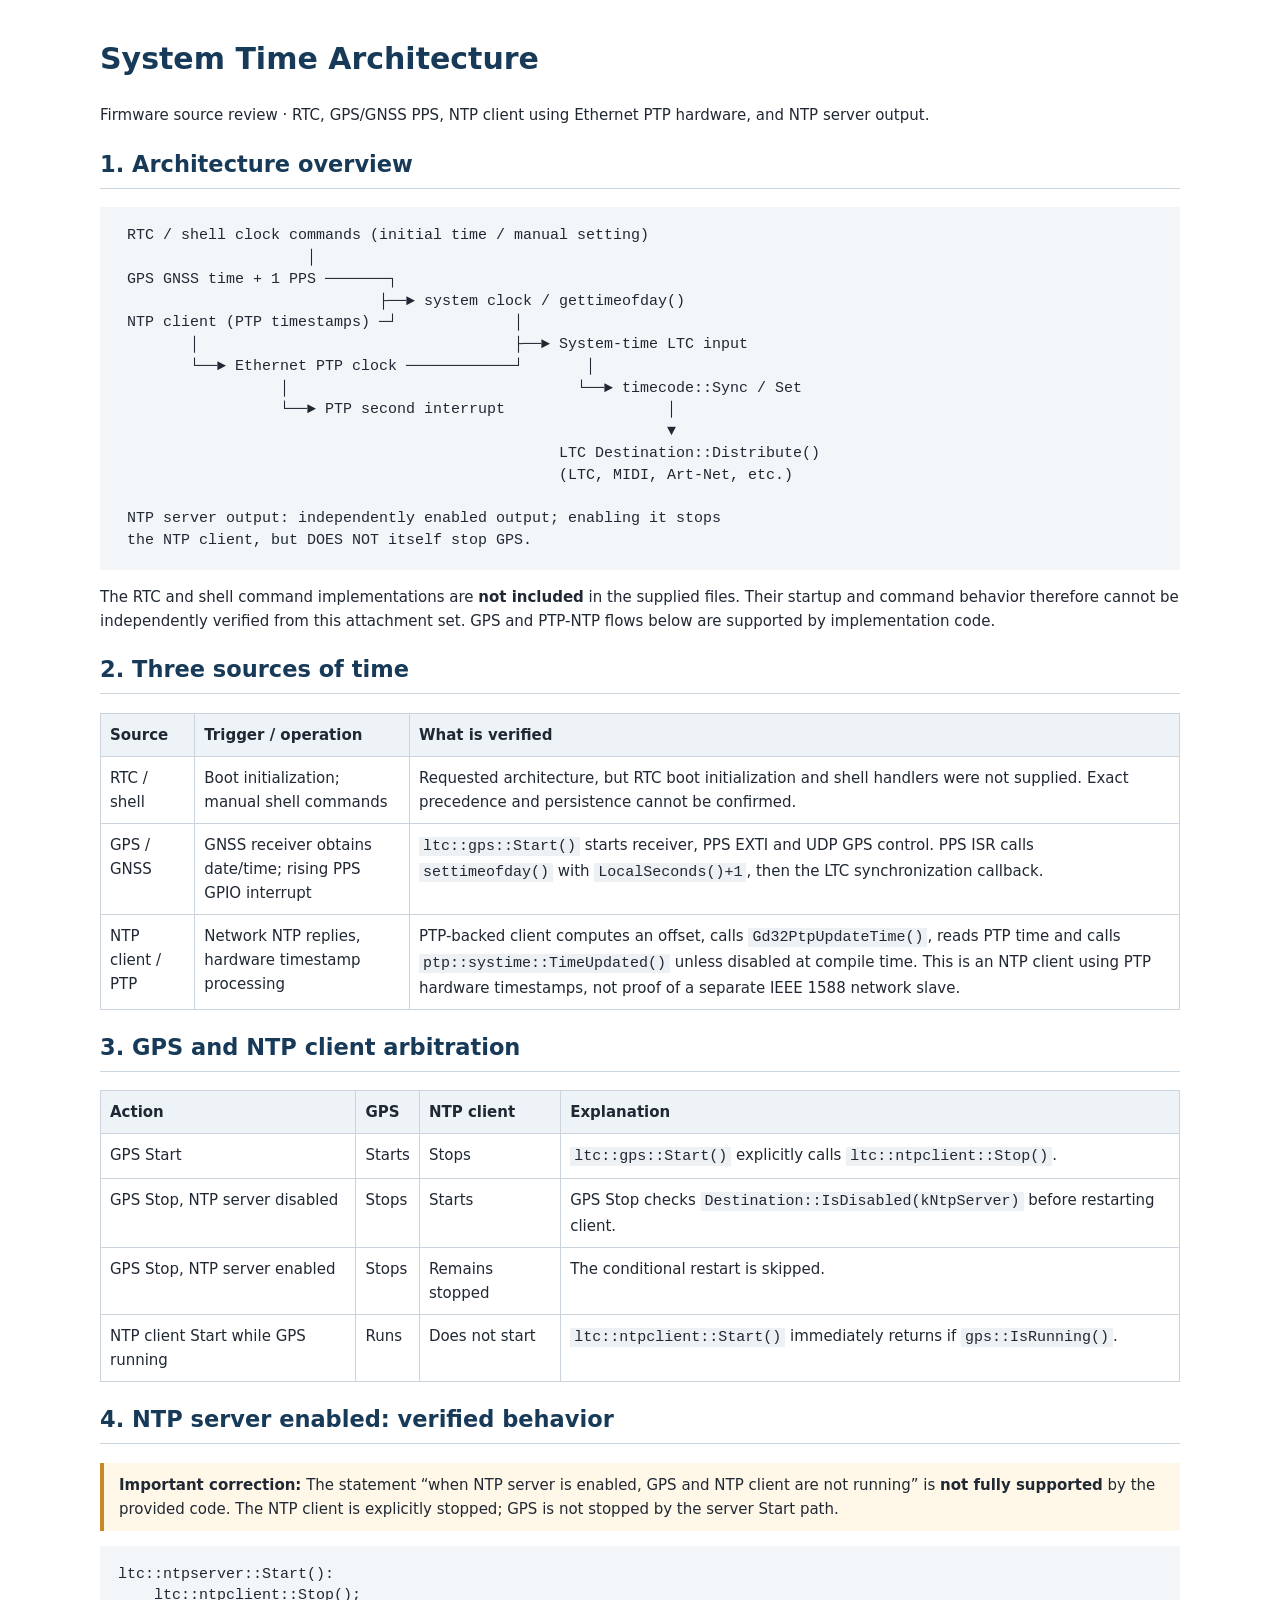
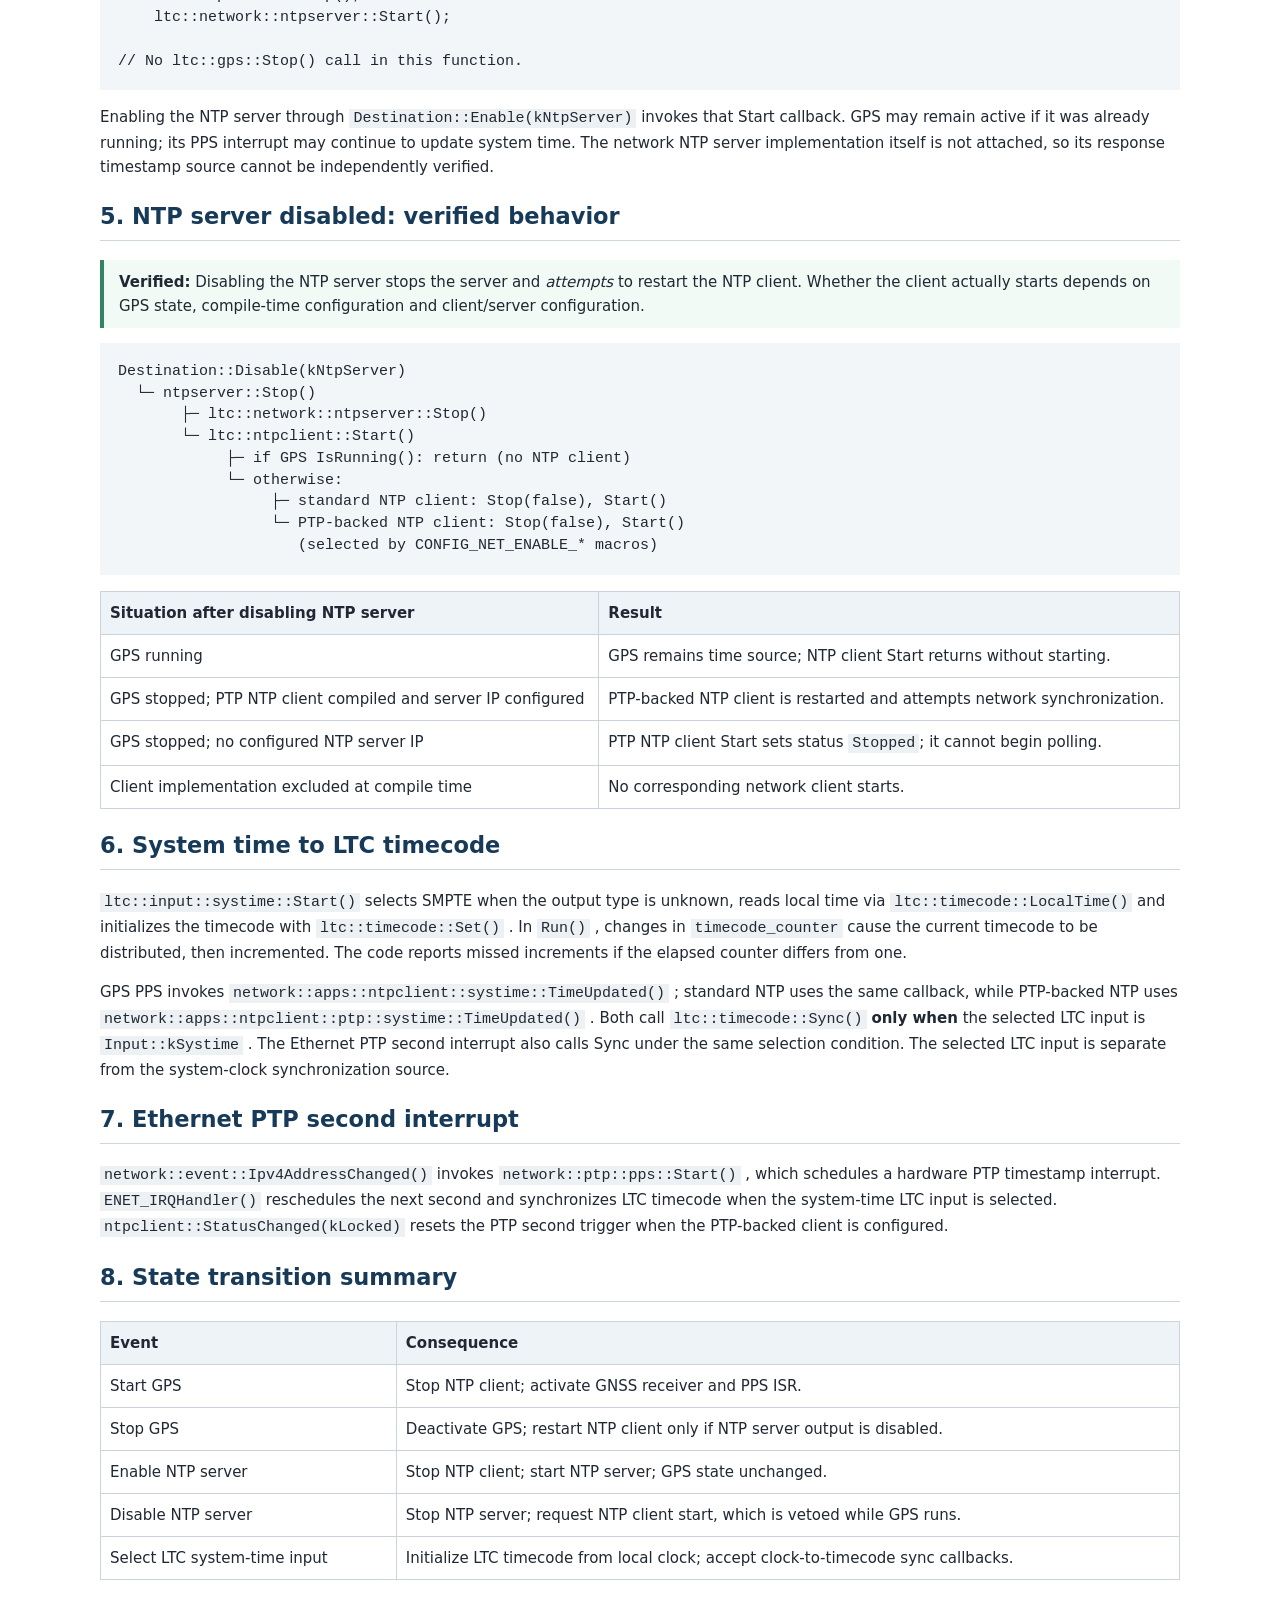
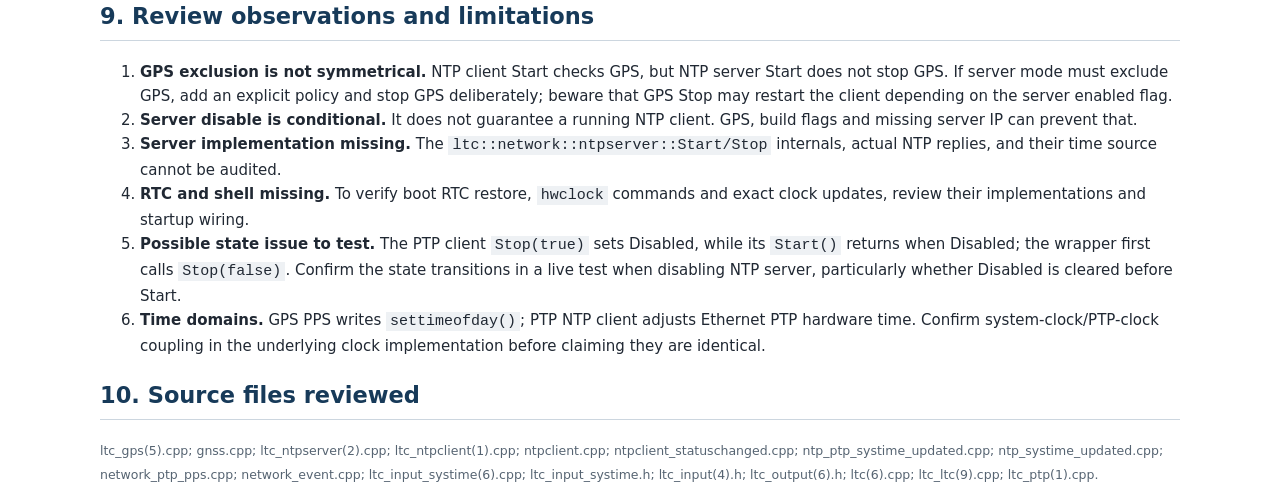
<file: gd32_emac_ltc_smpte/system_time_architecture.html>
<!doctype html>
<html lang="en">
<head>
<meta charset="utf-8">
<meta name="viewport" content="width=device-width,initial-scale=1">
<title>System Time Architecture — RTC, GPS and NTP/PTP</title>
<style>
body {
	font: 15px/1.6 system-ui, Arial, sans-serif;
	max-width: 1080px;
	margin: 35px auto;
	padding: 0 22px;
	color: #202833
}

h1, h2 {
	color: #173a59
}

h2 {
	border-bottom: 1px solid #ccd6df;
	padding-bottom: 6px
}

table {
	border-collapse: collapse;
	width: 100%;
	margin: 16px 0
}

th, td {
	border: 1px solid #cbd4dd;
	padding: 9px;
	text-align: left;
	vertical-align: top
}

th {
	background: #eef3f7
}

pre {
	background: #f3f6f9;
	padding: 18px;
	overflow: auto;
	line-height: 1.45
}

code {
	background: #eef1f4;
	padding: 1px 4px
}

.note {
	border-left: 4px solid #c58b20;
	padding: 10px 15px;
	background: #fff8e9
}

.ok {
	border-left: 4px solid #338365;
	padding: 10px 15px;
	background: #f1faf5
}

small {
	color: #566472
}
</style>
</head>
<body>
	<h1>System Time Architecture</h1>
	<p>Firmware source review · RTC, GPS/GNSS PPS, NTP client using
		Ethernet PTP hardware, and NTP server output.</p>
	<h2>1. Architecture overview</h2>
	<pre> RTC / shell clock commands (initial time / manual setting)
                     │
 GPS GNSS time + 1 PPS ───────┐
                             ├──► system clock / gettimeofday()
 NTP client (PTP timestamps) ─┘             │
        │                                   ├──► System-time LTC input
        └──► Ethernet PTP clock ────────────┘       │
                  │                                └──► timecode::Sync / Set
                  └──► PTP second interrupt                  │
                                                             ▼
                                                 LTC Destination::Distribute()
                                                 (LTC, MIDI, Art-Net, etc.)

 NTP server output: independently enabled output; enabling it stops
 the NTP client, but DOES NOT itself stop GPS.</pre>
	<p>
		The RTC and shell command implementations are <strong>not
			included</strong> in the supplied files. Their startup and command behavior
		therefore cannot be independently verified from this attachment set.
		GPS and PTP-NTP flows below are supported by implementation code.
	</p>
	<h2>2. Three sources of time</h2>
	<table>
		<thead>
			<tr>
				<th>Source</th>
				<th>Trigger / operation</th>
				<th>What is verified</th>
			</tr>
		</thead>
		<tbody>
			<tr>
				<td>RTC / shell</td>
				<td>Boot initialization; manual shell commands</td>
				<td>Requested architecture, but RTC boot initialization and
					shell handlers were not supplied. Exact precedence and persistence
					cannot be confirmed.</td>
			</tr>
			<tr>
				<td>GPS / GNSS</td>
				<td>GNSS receiver obtains date/time; rising PPS GPIO interrupt</td>
				<td><code>ltc::gps::Start()</code> starts receiver, PPS EXTI
					and UDP GPS control. PPS ISR calls <code>settimeofday()</code> with
					<code>LocalSeconds()+1</code>, then the LTC synchronization
					callback.</td>
			</tr>
			<tr>
				<td>NTP client / PTP</td>
				<td>Network NTP replies, hardware timestamp processing</td>
				<td>PTP-backed client computes an offset, calls <code>Gd32PtpUpdateTime()</code>,
					reads PTP time and calls <code>ptp::systime::TimeUpdated()</code>
					unless disabled at compile time. This is an NTP client using PTP
					hardware timestamps, not proof of a separate IEEE 1588 network
					slave.
				</td>
			</tr>
		</tbody>
	</table>
	<h2>3. GPS and NTP client arbitration</h2>
	<table>
		<thead>
			<tr>
				<th>Action</th>
				<th>GPS</th>
				<th>NTP client</th>
				<th>Explanation</th>
			</tr>
		</thead>
		<tbody>
			<tr>
				<td>GPS Start</td>
				<td>Starts</td>
				<td>Stops</td>
				<td><code>ltc::gps::Start()</code> explicitly calls <code>ltc::ntpclient::Stop()</code>.</td>
			</tr>
			<tr>
				<td>GPS Stop, NTP server disabled</td>
				<td>Stops</td>
				<td>Starts</td>
				<td>GPS Stop checks <code>Destination::IsDisabled(kNtpServer)</code>
					before restarting client.
				</td>
			</tr>
			<tr>
				<td>GPS Stop, NTP server enabled</td>
				<td>Stops</td>
				<td>Remains stopped</td>
				<td>The conditional restart is skipped.</td>
			</tr>
			<tr>
				<td>NTP client Start while GPS running</td>
				<td>Runs</td>
				<td>Does not start</td>
				<td><code>ltc::ntpclient::Start()</code> immediately returns if
					<code>gps::IsRunning()</code>.</td>
			</tr>
		</tbody>
	</table>
	<h2>4. NTP server enabled: verified behavior</h2>
	<div class="note">
		<strong>Important correction:</strong> The statement “when NTP server
		is enabled, GPS and NTP client are not running” is <strong>not
			fully supported</strong> by the provided code. The NTP client is explicitly
		stopped; GPS is not stopped by the server Start path.
	</div>
	<pre>ltc::ntpserver::Start():
    ltc::ntpclient::Stop();
    ltc::network::ntpserver::Start();

// No ltc::gps::Stop() call in this function.</pre>
	<p>
		Enabling the NTP server through
		<code>Destination::Enable(kNtpServer)</code>
		invokes that Start callback. GPS may remain active if it was already
		running; its PPS interrupt may continue to update system time. The
		network NTP server implementation itself is not attached, so its
		response timestamp source cannot be independently verified.
	</p>
	<h2>5. NTP server disabled: verified behavior</h2>
	<div class="ok">
		<strong>Verified:</strong> Disabling the NTP server stops the server
		and <em>attempts</em> to restart the NTP client. Whether the client
		actually starts depends on GPS state, compile-time configuration and
		client/server configuration.
	</div>
	<pre>Destination::Disable(kNtpServer)
  └─ ntpserver::Stop()
       ├─ ltc::network::ntpserver::Stop()
       └─ ltc::ntpclient::Start()
            ├─ if GPS IsRunning(): return (no NTP client)
            └─ otherwise:
                 ├─ standard NTP client: Stop(false), Start()
                 └─ PTP-backed NTP client: Stop(false), Start()
                    (selected by CONFIG_NET_ENABLE_* macros)</pre>
	<table>
		<thead>
			<tr>
				<th>Situation after disabling NTP server</th>
				<th>Result</th>
			</tr>
		</thead>
		<tbody>
			<tr>
				<td>GPS running</td>
				<td>GPS remains time source; NTP client Start returns without
					starting.</td>
			</tr>
			<tr>
				<td>GPS stopped; PTP NTP client compiled and server IP
					configured</td>
				<td>PTP-backed NTP client is restarted and attempts network
					synchronization.</td>
			</tr>
			<tr>
				<td>GPS stopped; no configured NTP server IP</td>
				<td>PTP NTP client Start sets status <code>Stopped</code>; it
					cannot begin polling.
				</td>
			</tr>
			<tr>
				<td>Client implementation excluded at compile time</td>
				<td>No corresponding network client starts.</td>
			</tr>
		</tbody>
	</table>
	<h2>6. System time to LTC timecode</h2>
	<p>
		<code>ltc::input::systime::Start()</code>
		selects SMPTE when the output type is unknown, reads local time via
		<code>ltc::timecode::LocalTime()</code>
		and initializes the timecode with
		<code>ltc::timecode::Set()</code>
		. In
		<code>Run()</code>
		, changes in
		<code>timecode_counter</code>
		cause the current timecode to be distributed, then incremented. The
		code reports missed increments if the elapsed counter differs from
		one.
	</p>
	<p>
		GPS PPS invokes
		<code>network::apps::ntpclient::systime::TimeUpdated()</code>
		; standard NTP uses the same callback, while PTP-backed NTP uses
		<code>network::apps::ntpclient::ptp::systime::TimeUpdated()</code>
		. Both call
		<code>ltc::timecode::Sync()</code>
		<strong>only when</strong> the selected LTC input is
		<code>Input::kSystime</code>
		. The Ethernet PTP second interrupt also calls Sync under the same
		selection condition. The selected LTC input is separate from the
		system-clock synchronization source.
	</p>
	<h2>7. Ethernet PTP second interrupt</h2>
	<p>
		<code>network::event::Ipv4AddressChanged()</code>
		invokes
		<code>network::ptp::pps::Start()</code>
		, which schedules a hardware PTP timestamp interrupt.
		<code>ENET_IRQHandler()</code>
		reschedules the next second and synchronizes LTC timecode when the
		system-time LTC input is selected.
		<code>ntpclient::StatusChanged(kLocked)</code>
		resets the PTP second trigger when the PTP-backed client is
		configured.
	</p>
	<h2>8. State transition summary</h2>
	<table>
		<thead>
			<tr>
				<th>Event</th>
				<th>Consequence</th>
			</tr>
		</thead>
		<tbody>
			<tr>
				<td>Start GPS</td>
				<td>Stop NTP client; activate GNSS receiver and PPS ISR.</td>
			</tr>
			<tr>
				<td>Stop GPS</td>
				<td>Deactivate GPS; restart NTP client only if NTP server
					output is disabled.</td>
			</tr>
			<tr>
				<td>Enable NTP server</td>
				<td>Stop NTP client; start NTP server; GPS state unchanged.</td>
			</tr>
			<tr>
				<td>Disable NTP server</td>
				<td>Stop NTP server; request NTP client start, which is vetoed
					while GPS runs.</td>
			</tr>
			<tr>
				<td>Select LTC system-time input</td>
				<td>Initialize LTC timecode from local clock; accept
					clock-to-timecode sync callbacks.</td>
			</tr>
		</tbody>
	</table>
	<h2>9. Review observations and limitations</h2>
	<ol>
		<li><strong>GPS exclusion is not symmetrical.</strong> NTP client
			Start checks GPS, but NTP server Start does not stop GPS. If server
			mode must exclude GPS, add an explicit policy and stop GPS
			deliberately; beware that GPS Stop may restart the client depending
			on the server enabled flag.</li>
		<li><strong>Server disable is conditional.</strong> It does not
			guarantee a running NTP client. GPS, build flags and missing server
			IP can prevent that.</li>
		<li><strong>Server implementation missing.</strong> The <code>ltc::network::ntpserver::Start/Stop</code>
			internals, actual NTP replies, and their time source cannot be
			audited.</li>
		<li><strong>RTC and shell missing.</strong> To verify boot RTC
			restore, <code>hwclock</code> commands and exact clock updates,
			review their implementations and startup wiring.</li>
		<li><strong>Possible state issue to test.</strong> The PTP client
			<code>Stop(true)</code> sets Disabled, while its <code>Start()</code>
			returns when Disabled; the wrapper first calls <code>Stop(false)</code>.
			Confirm the state transitions in a live test when disabling NTP
			server, particularly whether Disabled is cleared before Start.</li>
		<li><strong>Time domains.</strong> GPS PPS writes <code>settimeofday()</code>;
			PTP NTP client adjusts Ethernet PTP hardware time. Confirm
			system-clock/PTP-clock coupling in the underlying clock
			implementation before claiming they are identical.</li>
	</ol>
	<h2>10. Source files reviewed</h2>
	<p>
		<small>ltc_gps(5).cpp; gnss.cpp; ltc_ntpserver(2).cpp;
			ltc_ntpclient(1).cpp; ntpclient.cpp; ntpclient_statuschanged.cpp;
			ntp_ptp_systime_updated.cpp; ntp_systime_updated.cpp;
			network_ptp_pps.cpp; network_event.cpp; ltc_input_systime(6).cpp;
			ltc_input_systime.h; ltc_input(4).h; ltc_output(6).h; ltc(6).cpp;
			ltc_ltc(9).cpp; ltc_ptp(1).cpp.</small>
	</p>
</body>
</html>
</file>
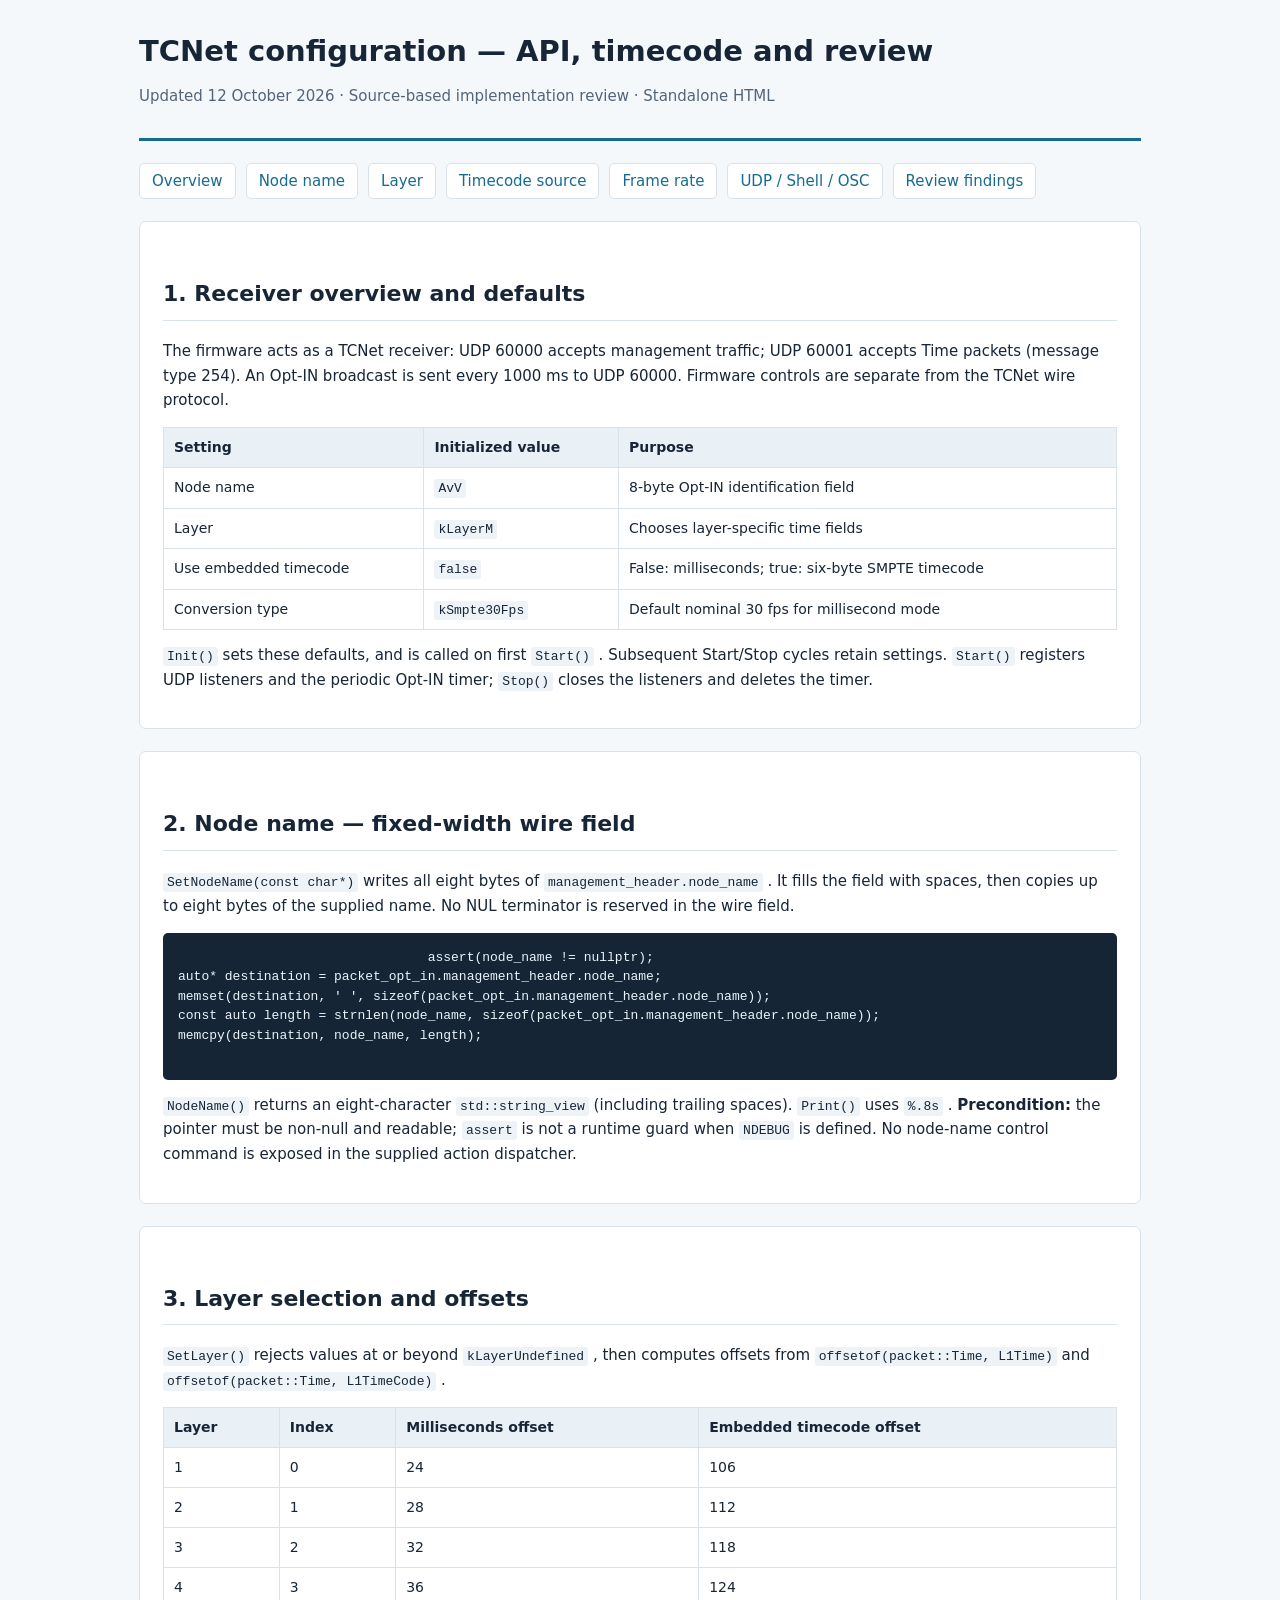
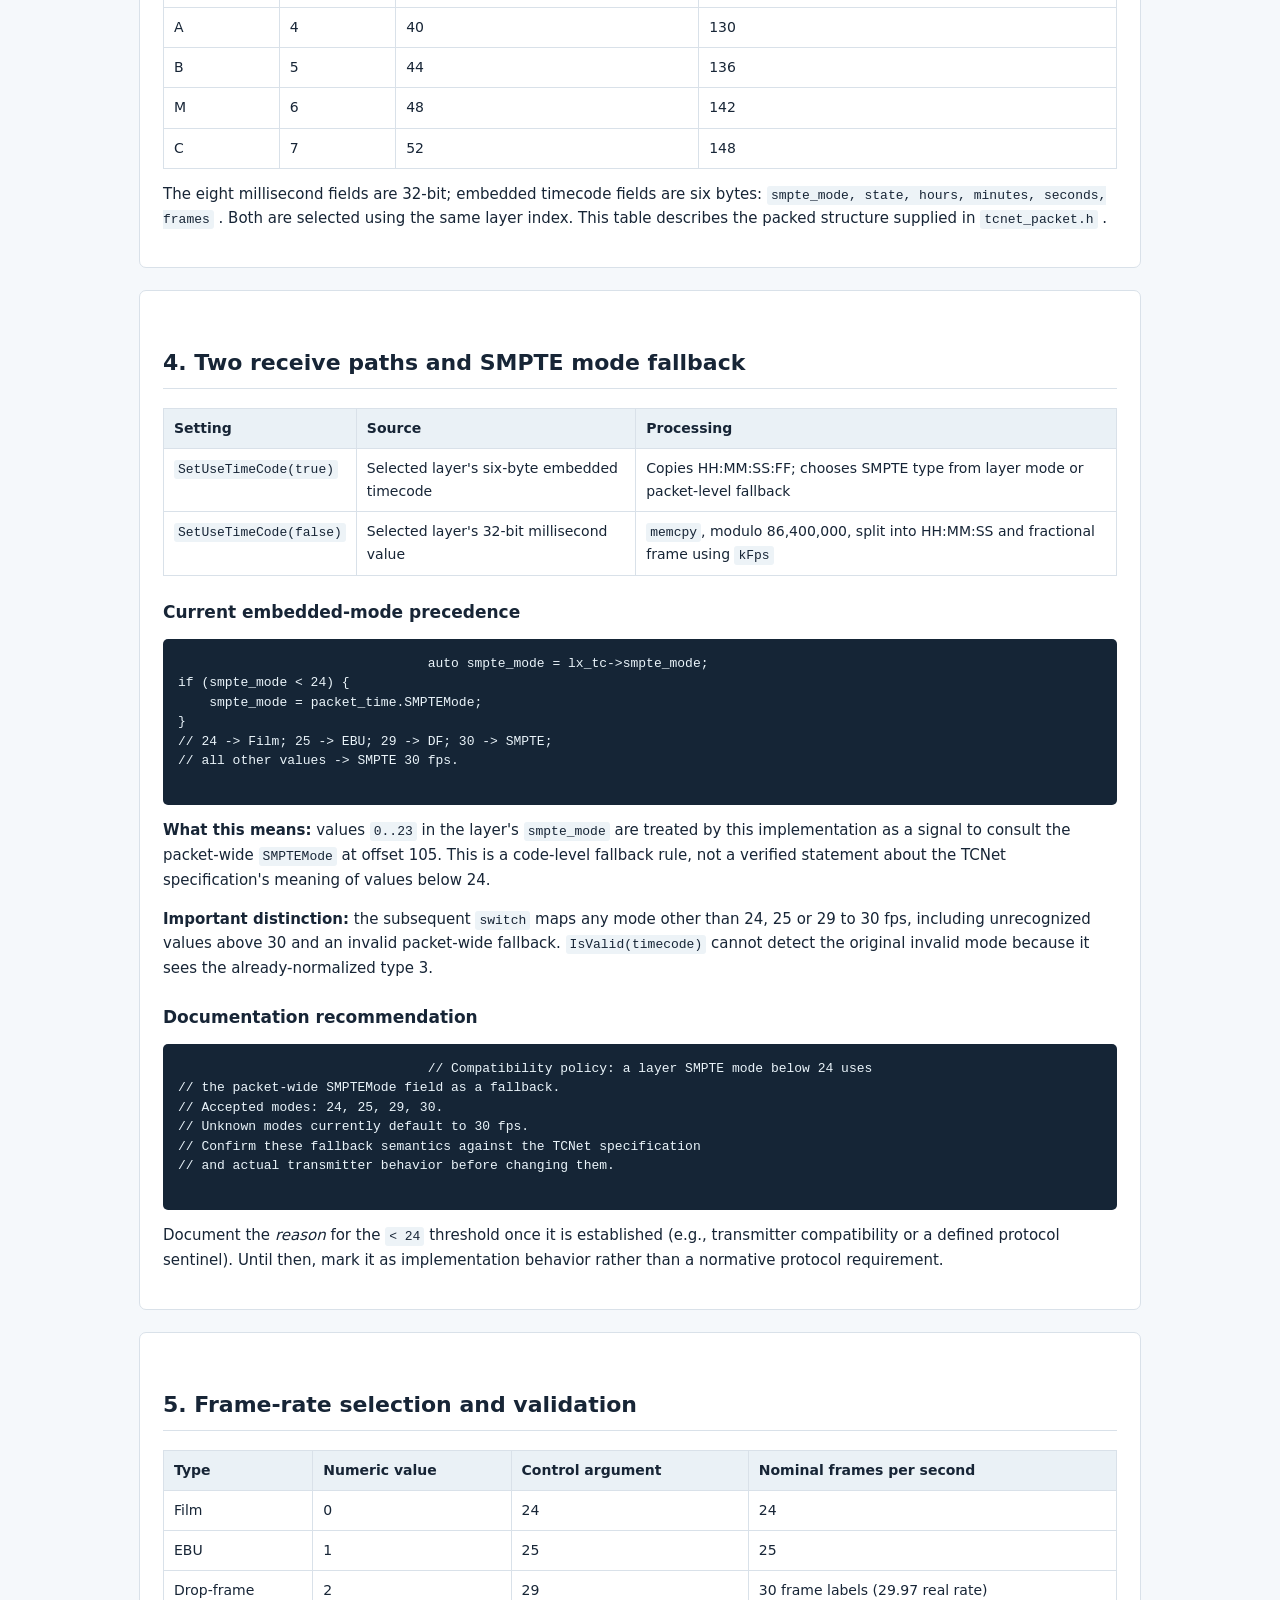
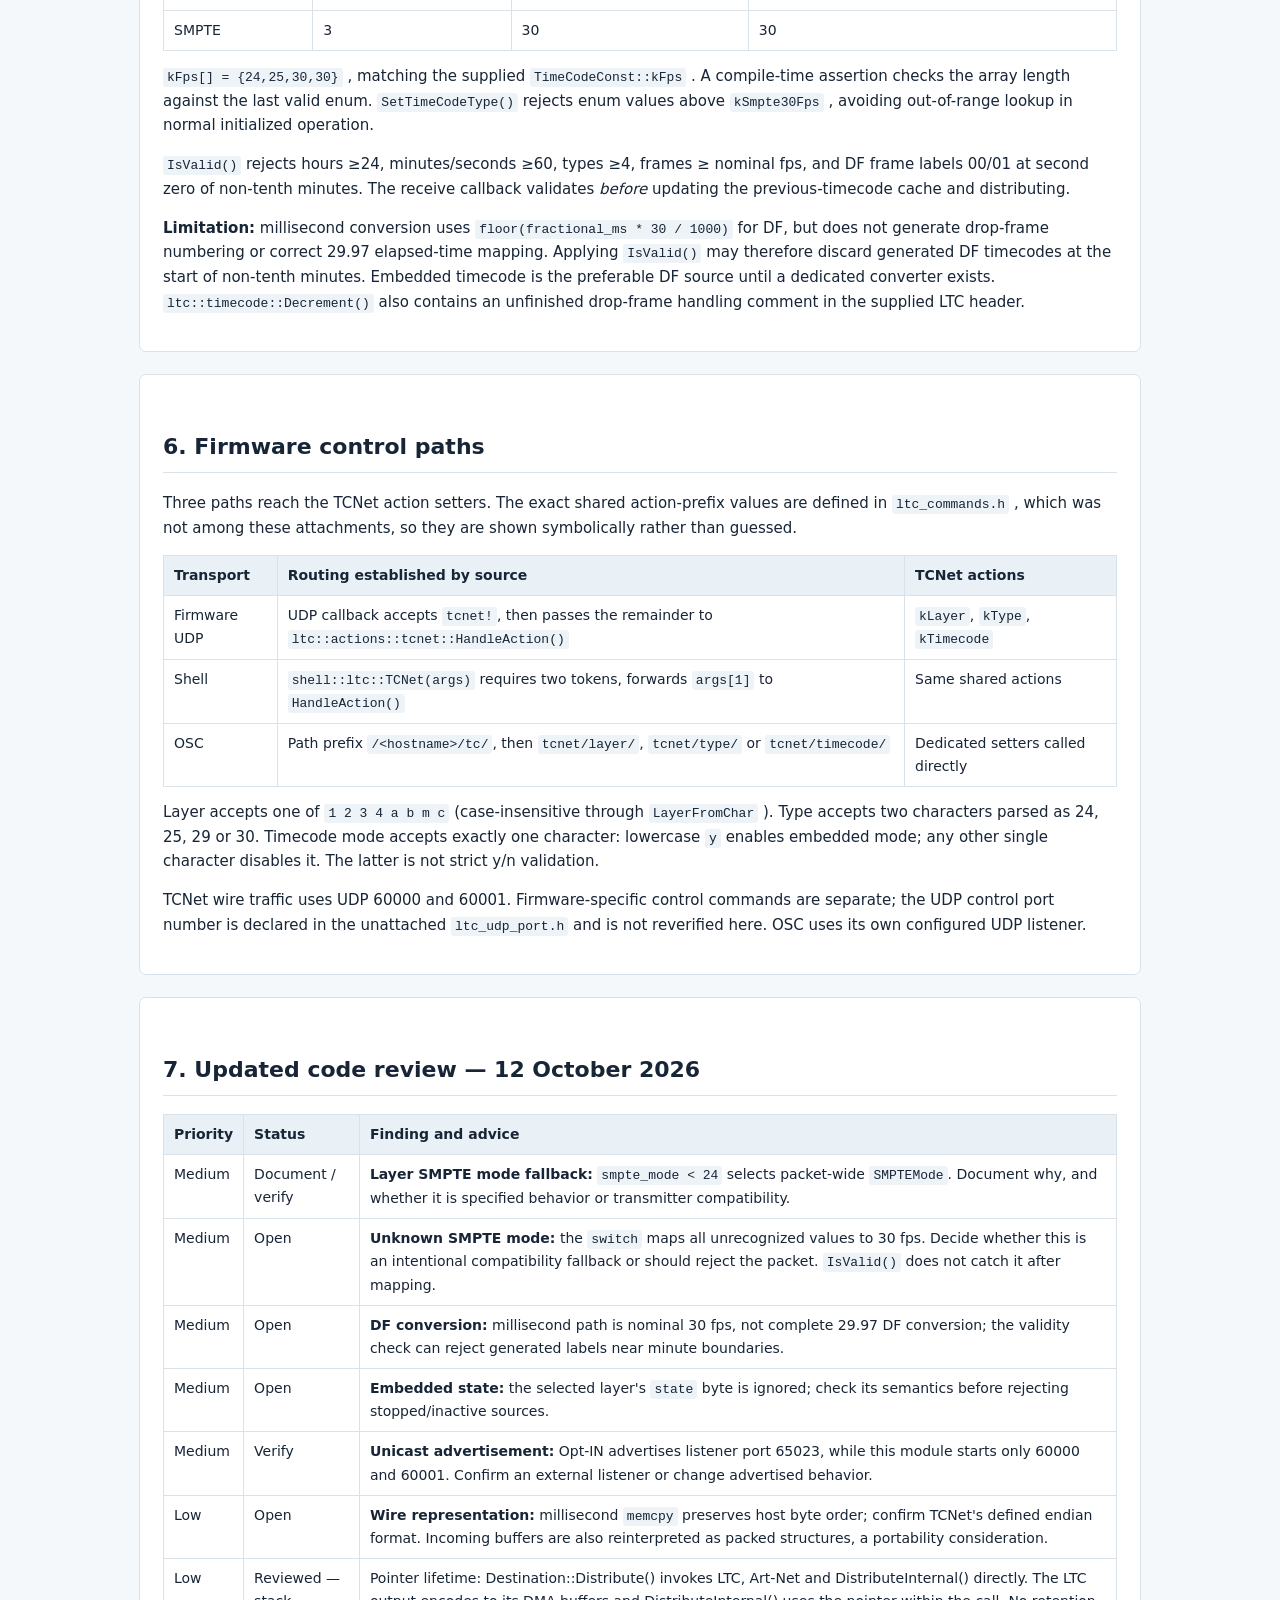
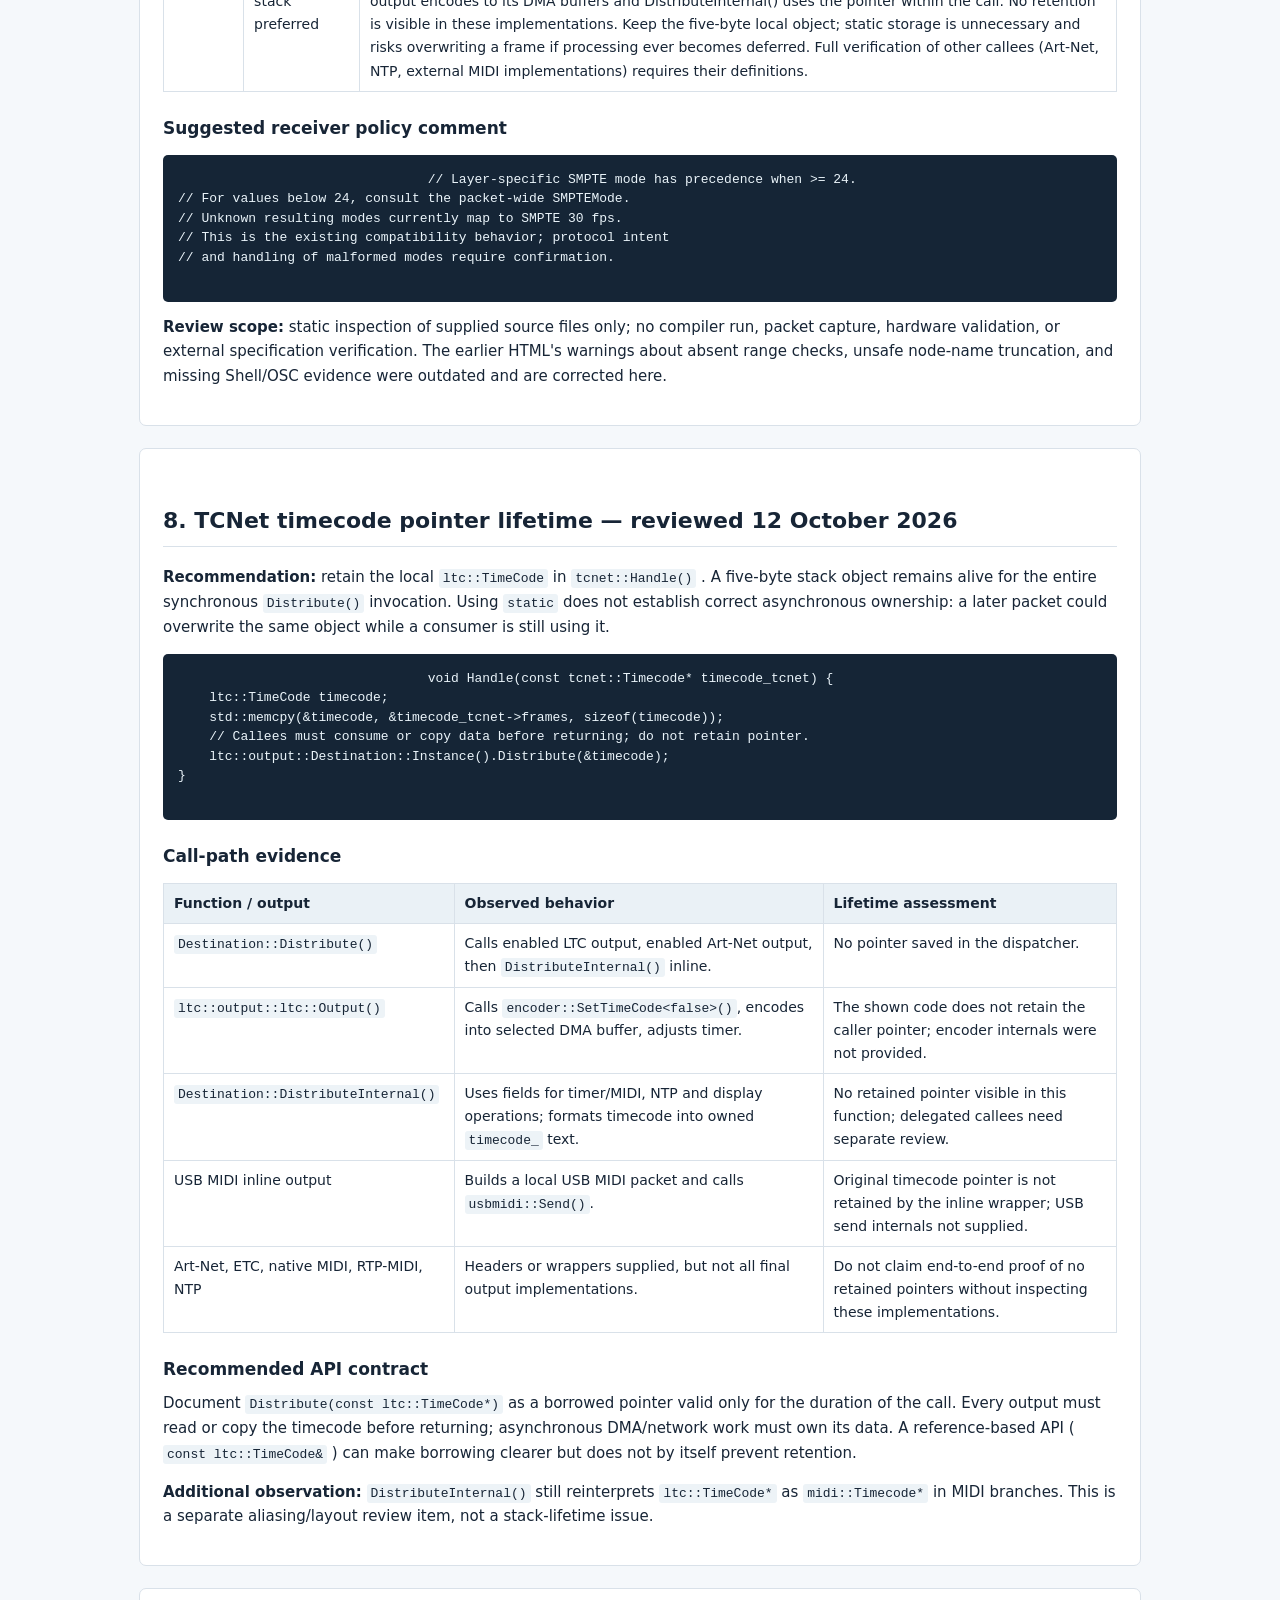
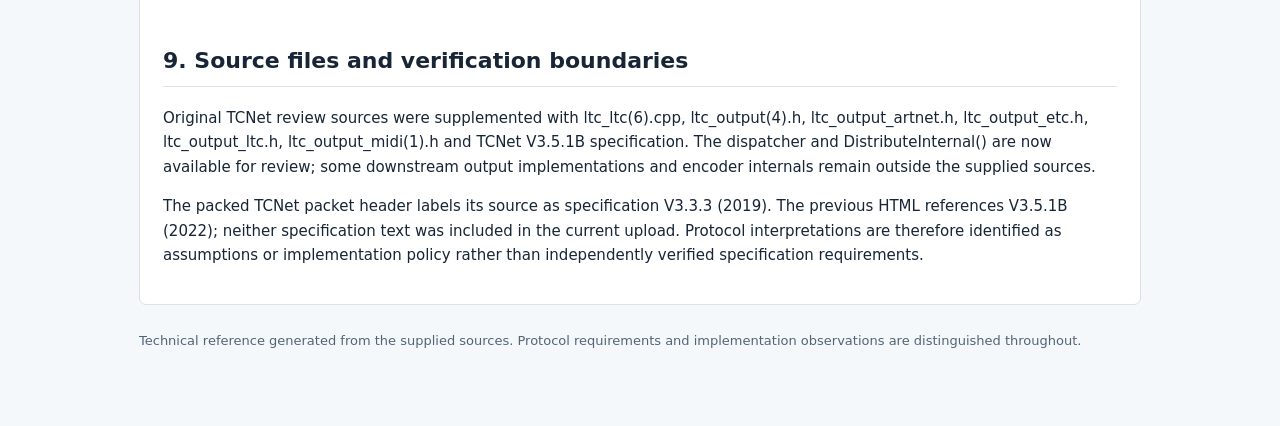
<file: gd32_emac_ltc_smpte/lib/tcnet/tcnet_reference.html>
<!DOCTYPE html>

<html lang="en">
<head>
<meta charset="utf-8" />
<meta content="width=device-width,initial-scale=1" name="viewport" />
<title>TCNet Configuration and Timecode — Firmware Review</title>
<style>
:root {
	color-scheme: light;
	--ink: #172536;
	--muted: #536477;
	--line: #d9e1e9;
	--accent: #176b91;
	--bg: #f5f8fb
}

* {
	box-sizing: border-box
}

body {
	margin: 0;
	background: var(--bg);
	color: var(--ink);
	font: 15px/1.65 system-ui, -apple-system, Segoe UI, sans-serif
}

main {
	max-width: 1050px;
	margin: auto;
	padding: 28px 24px 80px
}

header {
	border-bottom: 3px solid var(--accent);
	padding-bottom: 15px
}

h1 {
	font-size: 29px;
	margin: 0
}

h2 {
	font-size: 22px;
	border-bottom: 1px solid var(--line);
	padding-bottom: 7px;
	margin-top: 36px
}

h3 {
	font-size: 17px;
	margin: 22px 0 6px
}

p {
	margin: 8px 0 14px
}

.sub, .small {
	color: var(--muted)
}

nav {
	display: flex;
	gap: 10px;
	flex-wrap: wrap;
	margin: 22px 0
}

nav a {
	border: 1px solid var(--line);
	border-radius: 5px;
	background: white;
	padding: 5px 12px;
	text-decoration: none;
	color: var(--accent)
}

section {
	background: white;
	padding: 18px 23px 22px;
	border: 1px solid var(--line);
	border-radius: 7px;
	margin: 22px 0
}

code, pre {
	font-family: ui-monospace, SFMono-Regular, Consolas, monospace;
	font-size: 13px
}

code {
	background: #edf3f7;
	padding: 2px 4px;
	border-radius: 3px
}

pre {
	white-space: pre-wrap;
	overflow-wrap: anywhere;
	background: #152536;
	color: #eaf4fa;
	border-radius: 5px;
	padding: 15px;
	line-height: 1.5
}

pre code {
	background: none;
	color: inherit;
	padding: 0
}

table {
	width: 100%;
	border-collapse: collapse;
	font-size: 14px;
	margin: 13px 0
}

th, td {
	text-align: left;
	padding: 8px 10px;
	border: 1px solid var(--line);
	vertical-align: top
}

th {
	background: #eaf1f6
}

.note {
	border-left: 4px solid #b87a1a;
	background: #fff7e9;
	padding: 10px 14px;
	margin: 15px 0
}

.ok {
	border-left: 4px solid #237b68;
	background: #eaf8f3;
	padding: 10px 14px;
	margin: 15px 0
}

.tag {
	display: inline-block;
	border-radius: 3px;
	background: #e7f1f6;
	color: #15516d;
	font-size: 12px;
	padding: 2px 7px;
	margin-right: 6px
}

a {
	color: #12628c
}

footer {
	color: var(--muted);
	font-size: 13px;
	margin-top: 25px
}

@media print {
	body {
		background: white
	}
	main {
		max-width: none
	}
	section {
		break-inside: avoid
	}
	nav {
		display: none
	}
}
</style>
</head>
<body>
	<main>
		<header>
			<h1>TCNet configuration — API, timecode and review</h1>
			<p class="sub">Updated 12 October 2026 · Source-based
				implementation review · Standalone HTML</p>
		</header>
		<nav>
			<a href="#overview">Overview</a><a href="#name">Node name</a><a
				href="#layer">Layer</a><a href="#mode">Timecode source</a><a
				href="#fps">Frame rate</a><a href="#commands">UDP / Shell / OSC</a><a
				href="#findings">Review findings</a>
		</nav>
		<section id="overview">
			<h2>1. Receiver overview and defaults</h2>
			<p>The firmware acts as a TCNet receiver: UDP 60000 accepts
				management traffic; UDP 60001 accepts Time packets (message type
				254). An Opt-IN broadcast is sent every 1000 ms to UDP 60000.
				Firmware controls are separate from the TCNet wire protocol.</p>
			<table>
				<tr>
					<th>Setting</th>
					<th>Initialized value</th>
					<th>Purpose</th>
				</tr>
				<tr>
					<td>Node name</td>
					<td><code>AvV</code></td>
					<td>8-byte Opt-IN identification field</td>
				</tr>
				<tr>
					<td>Layer</td>
					<td><code>kLayerM</code></td>
					<td>Chooses layer-specific time fields</td>
				</tr>
				<tr>
					<td>Use embedded timecode</td>
					<td><code>false</code></td>
					<td>False: milliseconds; true: six-byte SMPTE timecode</td>
				</tr>
				<tr>
					<td>Conversion type</td>
					<td><code>kSmpte30Fps</code></td>
					<td>Default nominal 30 fps for millisecond mode</td>
				</tr>
			</table>
			<p>
				<code>Init()</code>
				sets these defaults, and is called on first
				<code>Start()</code>
				. Subsequent Start/Stop cycles retain settings.
				<code>Start()</code>
				registers UDP listeners and the periodic Opt-IN timer;
				<code>Stop()</code>
				closes the listeners and deletes the timer.
			</p>
		</section>
		<section id="name">
			<h2>2. Node name — fixed-width wire field</h2>
			<p>
				<code>SetNodeName(const char*)</code>
				writes all eight bytes of
				<code>management_header.node_name</code>
				. It fills the field with spaces, then copies up to eight bytes of
				the supplied name. No NUL terminator is reserved in the wire field.
			</p>
			<pre>
				<code>assert(node_name != nullptr);
auto* destination = packet_opt_in.management_header.node_name;
memset(destination, ' ', sizeof(packet_opt_in.management_header.node_name));
const auto length = strnlen(node_name, sizeof(packet_opt_in.management_header.node_name));
memcpy(destination, node_name, length);</code>
			</pre>
			<p>
				<code>NodeName()</code>
				returns an eight-character
				<code>std::string_view</code>
				(including trailing spaces).
				<code>Print()</code>
				uses
				<code>%.8s</code>
				. <strong>Precondition:</strong> the pointer must be non-null and
				readable;
				<code>assert</code>
				is not a runtime guard when
				<code>NDEBUG</code>
				is defined. No node-name control command is exposed in the supplied
				action dispatcher.
			</p>
		</section>
		<section id="layer">
			<h2>3. Layer selection and offsets</h2>
			<p>
				<code>SetLayer()</code>
				rejects values at or beyond
				<code>kLayerUndefined</code>
				, then computes offsets from
				<code>offsetof(packet::Time, L1Time)</code>
				and
				<code>offsetof(packet::Time, L1TimeCode)</code>
				.
			</p>
			<table>
				<tr>
					<th>Layer</th>
					<th>Index</th>
					<th>Milliseconds offset</th>
					<th>Embedded timecode offset</th>
				</tr>
				<tr>
					<td>1</td>
					<td>0</td>
					<td>24</td>
					<td>106</td>
				</tr>
				<tr>
					<td>2</td>
					<td>1</td>
					<td>28</td>
					<td>112</td>
				</tr>
				<tr>
					<td>3</td>
					<td>2</td>
					<td>32</td>
					<td>118</td>
				</tr>
				<tr>
					<td>4</td>
					<td>3</td>
					<td>36</td>
					<td>124</td>
				</tr>
				<tr>
					<td>A</td>
					<td>4</td>
					<td>40</td>
					<td>130</td>
				</tr>
				<tr>
					<td>B</td>
					<td>5</td>
					<td>44</td>
					<td>136</td>
				</tr>
				<tr>
					<td>M</td>
					<td>6</td>
					<td>48</td>
					<td>142</td>
				</tr>
				<tr>
					<td>C</td>
					<td>7</td>
					<td>52</td>
					<td>148</td>
				</tr>
			</table>
			<p>
				The eight millisecond fields are 32-bit; embedded timecode fields
				are six bytes:
				<code>smpte_mode, state, hours, minutes, seconds, frames</code>
				. Both are selected using the same layer index. This table describes
				the packed structure supplied in
				<code>tcnet_packet.h</code>
				.
			</p>
		</section>
		<section id="mode">
			<h2>4. Two receive paths and SMPTE mode fallback</h2>
			<table>
				<tr>
					<th>Setting</th>
					<th>Source</th>
					<th>Processing</th>
				</tr>
				<tr>
					<td><code>SetUseTimeCode(true)</code></td>
					<td>Selected layer's six-byte embedded timecode</td>
					<td>Copies HH:MM:SS:FF; chooses SMPTE type from layer mode or
						packet-level fallback</td>
				</tr>
				<tr>
					<td><code>SetUseTimeCode(false)</code></td>
					<td>Selected layer's 32-bit millisecond value</td>
					<td><code>memcpy</code>, modulo 86,400,000, split into
						HH:MM:SS and fractional frame using <code>kFps</code></td>
				</tr>
			</table>
			<h3>Current embedded-mode precedence</h3>
			<pre>
				<code>auto smpte_mode = lx_tc-&gt;smpte_mode;
if (smpte_mode &lt; 24) {
    smpte_mode = packet_time.SMPTEMode;
}
// 24 -&gt; Film; 25 -&gt; EBU; 29 -&gt; DF; 30 -&gt; SMPTE;
// all other values -&gt; SMPTE 30 fps.</code>
			</pre>
			<p>
				<strong>What this means:</strong> values
				<code>0..23</code>
				in the layer's
				<code>smpte_mode</code>
				are treated by this implementation as a signal to consult the
				packet-wide
				<code>SMPTEMode</code>
				at offset 105. This is a code-level fallback rule, not a verified
				statement about the TCNet specification's meaning of values below
				24.
			</p>
			<p>
				<strong>Important distinction:</strong> the subsequent
				<code>switch</code>
				maps any mode other than 24, 25 or 29 to 30 fps, including
				unrecognized values above 30 and an invalid packet-wide fallback.
				<code>IsValid(timecode)</code>
				cannot detect the original invalid mode because it sees the
				already-normalized type 3.
			</p>
			<h3>Documentation recommendation</h3>
			<pre>
				<code>// Compatibility policy: a layer SMPTE mode below 24 uses
// the packet-wide SMPTEMode field as a fallback.
// Accepted modes: 24, 25, 29, 30.
// Unknown modes currently default to 30 fps.
// Confirm these fallback semantics against the TCNet specification
// and actual transmitter behavior before changing them.</code>
			</pre>
			<p>
				Document the <em>reason</em> for the
				<code>&lt; 24</code>
				threshold once it is established (e.g., transmitter compatibility or
				a defined protocol sentinel). Until then, mark it as implementation
				behavior rather than a normative protocol requirement.
			</p>
		</section>
		<section id="fps">
			<h2>5. Frame-rate selection and validation</h2>
			<table>
				<tr>
					<th>Type</th>
					<th>Numeric value</th>
					<th>Control argument</th>
					<th>Nominal frames per second</th>
				</tr>
				<tr>
					<td>Film</td>
					<td>0</td>
					<td>24</td>
					<td>24</td>
				</tr>
				<tr>
					<td>EBU</td>
					<td>1</td>
					<td>25</td>
					<td>25</td>
				</tr>
				<tr>
					<td>Drop-frame</td>
					<td>2</td>
					<td>29</td>
					<td>30 frame labels (29.97 real rate)</td>
				</tr>
				<tr>
					<td>SMPTE</td>
					<td>3</td>
					<td>30</td>
					<td>30</td>
				</tr>
			</table>
			<p>
				<code>kFps[] = {24,25,30,30}</code>
				, matching the supplied
				<code>TimeCodeConst::kFps</code>
				. A compile-time assertion checks the array length against the last
				valid enum.
				<code>SetTimeCodeType()</code>
				rejects enum values above
				<code>kSmpte30Fps</code>
				, avoiding out-of-range lookup in normal initialized operation.
			</p>
			<p>
				<code>IsValid()</code>
				rejects hours ≥24, minutes/seconds ≥60, types ≥4, frames ≥ nominal
				fps, and DF frame labels 00/01 at second zero of non-tenth minutes.
				The receive callback validates <em>before</em> updating the
				previous-timecode cache and distributing.
			</p>
			<p>
				<strong>Limitation:</strong> millisecond conversion uses
				<code>floor(fractional_ms * 30 / 1000)</code>
				for DF, but does not generate drop-frame numbering or correct 29.97
				elapsed-time mapping. Applying
				<code>IsValid()</code>
				may therefore discard generated DF timecodes at the start of
				non-tenth minutes. Embedded timecode is the preferable DF source
				until a dedicated converter exists.
				<code>ltc::timecode::Decrement()</code>
				also contains an unfinished drop-frame handling comment in the
				supplied LTC header.
			</p>
		</section>
		<section id="commands">
			<h2>6. Firmware control paths</h2>
			<p>
				Three paths reach the TCNet action setters. The exact shared
				action-prefix values are defined in
				<code>ltc_commands.h</code>
				, which was not among these attachments, so they are shown
				symbolically rather than guessed.
			</p>
			<table>
				<tr>
					<th>Transport</th>
					<th>Routing established by source</th>
					<th>TCNet actions</th>
				</tr>
				<tr>
					<td>Firmware UDP</td>
					<td>UDP callback accepts <code>tcnet!</code>, then passes the
						remainder to <code>ltc::actions::tcnet::HandleAction()</code></td>
					<td><code>kLayer</code>, <code>kType</code>, <code>kTimecode</code></td>
				</tr>
				<tr>
					<td>Shell</td>
					<td><code>shell::ltc::TCNet(args)</code> requires two tokens,
						forwards <code>args[1]</code> to <code>HandleAction()</code></td>
					<td>Same shared actions</td>
				</tr>
				<tr>
					<td>OSC</td>
					<td>Path prefix <code>/&lt;hostname&gt;/tc/</code>, then <code>tcnet/layer/</code>,
						<code>tcnet/type/</code> or <code>tcnet/timecode/</code></td>
					<td>Dedicated setters called directly</td>
				</tr>
			</table>
			<p>
				Layer accepts one of
				<code>1 2 3 4 a b m c</code>
				(case-insensitive through
				<code>LayerFromChar</code>
				). Type accepts two characters parsed as 24, 25, 29 or 30. Timecode
				mode accepts exactly one character: lowercase
				<code>y</code>
				enables embedded mode; any other single character disables it. The
				latter is not strict y/n validation.
			</p>
			<p>
				TCNet wire traffic uses UDP 60000 and 60001. Firmware-specific
				control commands are separate; the UDP control port number is
				declared in the unattached
				<code>ltc_udp_port.h</code>
				and is not reverified here. OSC uses its own configured UDP
				listener.
			</p>
		</section>
		<section id="findings">
			<h2>7. Updated code review — 12 October 2026</h2>
			<table>
				<tr>
					<th>Priority</th>
					<th>Status</th>
					<th>Finding and advice</th>
				</tr>
				<tr>
					<td>Medium</td>
					<td>Document / verify</td>
					<td><strong>Layer SMPTE mode fallback:</strong> <code>smpte_mode
							&lt; 24</code> selects packet-wide <code>SMPTEMode</code>. Document why,
						and whether it is specified behavior or transmitter compatibility.</td>
				</tr>
				<tr>
					<td>Medium</td>
					<td>Open</td>
					<td><strong>Unknown SMPTE mode:</strong> the <code>switch</code>
						maps all unrecognized values to 30 fps. Decide whether this is an
						intentional compatibility fallback or should reject the packet. <code>IsValid()</code>
						does not catch it after mapping.</td>
				</tr>
				<tr>
					<td>Medium</td>
					<td>Open</td>
					<td><strong>DF conversion:</strong> millisecond path is
						nominal 30 fps, not complete 29.97 DF conversion; the validity
						check can reject generated labels near minute boundaries.</td>
				</tr>
				<tr>
					<td>Medium</td>
					<td>Open</td>
					<td><strong>Embedded state:</strong> the selected layer's <code>state</code>
						byte is ignored; check its semantics before rejecting
						stopped/inactive sources.</td>
				</tr>
				<tr>
					<td>Medium</td>
					<td>Verify</td>
					<td><strong>Unicast advertisement:</strong> Opt-IN advertises
						listener port 65023, while this module starts only 60000 and
						60001. Confirm an external listener or change advertised behavior.</td>
				</tr>
				<tr>
					<td>Low</td>
					<td>Open</td>
					<td><strong>Wire representation:</strong> millisecond <code>memcpy</code>
						preserves host byte order; confirm TCNet's defined endian format.
						Incoming buffers are also reinterpreted as packed structures, a
						portability consideration.</td>
				</tr>
				<tr>
					<td>Low</td>
					<td>Reviewed — stack preferred</td>
					<td>Pointer lifetime: Destination::Distribute() invokes LTC,
						Art-Net and DistributeInternal() directly. The LTC output encodes
						to its DMA buffers and DistributeInternal() uses the pointer
						within the call. No retention is visible in these implementations.
						Keep the five-byte local object; static storage is unnecessary and
						risks overwriting a frame if processing ever becomes deferred.
						Full verification of other callees (Art-Net, NTP, external MIDI
						implementations) requires their definitions.</td>
				</tr>
			</table>
			<h3>Suggested receiver policy comment</h3>
			<pre>
				<code>// Layer-specific SMPTE mode has precedence when &gt;= 24.
// For values below 24, consult the packet-wide SMPTEMode.
// Unknown resulting modes currently map to SMPTE 30 fps.
// This is the existing compatibility behavior; protocol intent
// and handling of malformed modes require confirmation.</code>
			</pre>
			<p>
				<strong>Review scope:</strong> static inspection of supplied source
				files only; no compiler run, packet capture, hardware validation, or
				external specification verification. The earlier HTML's warnings
				about absent range checks, unsafe node-name truncation, and missing
				Shell/OSC evidence were outdated and are corrected here.
			</p>
		</section>
		<section id="pointer-lifetime">
			<h2>8. TCNet timecode pointer lifetime — reviewed 12 October
				2026</h2>
			<p>
				<strong>Recommendation:</strong> retain the local
				<code>ltc::TimeCode</code>
				in
				<code>tcnet::Handle()</code>
				. A five-byte stack object remains alive for the entire synchronous
				<code>Distribute()</code>
				invocation. Using
				<code>static</code>
				does not establish correct asynchronous ownership: a later packet
				could overwrite the same object while a consumer is still using it.
			</p>
			<pre>
				<code>void Handle(const tcnet::Timecode* timecode_tcnet) {
    ltc::TimeCode timecode;
    std::memcpy(&amp;timecode, &amp;timecode_tcnet-&gt;frames, sizeof(timecode));
    // Callees must consume or copy data before returning; do not retain pointer.
    ltc::output::Destination::Instance().Distribute(&amp;timecode);
}</code>
			</pre>
			<h3>Call-path evidence</h3>
			<table>
				<tr>
					<th>Function / output</th>
					<th>Observed behavior</th>
					<th>Lifetime assessment</th>
				</tr>
				<tr>
					<td><code>Destination::Distribute()</code></td>
					<td>Calls enabled LTC output, enabled Art-Net output, then <code>DistributeInternal()</code>
						inline.
					</td>
					<td>No pointer saved in the dispatcher.</td>
				</tr>
				<tr>
					<td><code>ltc::output::ltc::Output()</code></td>
					<td>Calls <code>encoder::SetTimeCode&lt;false&gt;()</code>,
						encodes into selected DMA buffer, adjusts timer.
					</td>
					<td>The shown code does not retain the caller pointer; encoder
						internals were not provided.</td>
				</tr>
				<tr>
					<td><code>Destination::DistributeInternal()</code></td>
					<td>Uses fields for timer/MIDI, NTP and display operations;
						formats timecode into owned <code>timecode_</code> text.
					</td>
					<td>No retained pointer visible in this function; delegated
						callees need separate review.</td>
				</tr>
				<tr>
					<td>USB MIDI inline output</td>
					<td>Builds a local USB MIDI packet and calls <code>usbmidi::Send()</code>.
					</td>
					<td>Original timecode pointer is not retained by the inline
						wrapper; USB send internals not supplied.</td>
				</tr>
				<tr>
					<td>Art-Net, ETC, native MIDI, RTP-MIDI, NTP</td>
					<td>Headers or wrappers supplied, but not all final output
						implementations.</td>
					<td>Do not claim end-to-end proof of no retained pointers
						without inspecting these implementations.</td>
				</tr>
			</table>
			<h3>Recommended API contract</h3>
			<p>
				Document
				<code>Distribute(const ltc::TimeCode*)</code>
				as a borrowed pointer valid only for the duration of the call. Every
				output must read or copy the timecode before returning; asynchronous
				DMA/network work must own its data. A reference-based API (
				<code>const ltc::TimeCode&amp;</code>
				) can make borrowing clearer but does not by itself prevent
				retention.
			</p>
			<p>
				<strong>Additional observation:</strong>
				<code>DistributeInternal()</code>
				still reinterprets
				<code>ltc::TimeCode*</code>
				as
				<code>midi::Timecode*</code>
				in MIDI branches. This is a separate aliasing/layout review item,
				not a stack-lifetime issue.
			</p>
		</section>
		<section>
			<h2>9. Source files and verification boundaries</h2>
			<p>Original TCNet review sources were supplemented with
				ltc_ltc(6).cpp, ltc_output(4).h, ltc_output_artnet.h,
				ltc_output_etc.h, ltc_output_ltc.h, ltc_output_midi(1).h and TCNet
				V3.5.1B specification. The dispatcher and DistributeInternal() are
				now available for review; some downstream output implementations and
				encoder internals remain outside the supplied sources.</p>
			<p>The packed TCNet packet header labels its source as
				specification V3.3.3 (2019). The previous HTML references V3.5.1B
				(2022); neither specification text was included in the current
				upload. Protocol interpretations are therefore identified as
				assumptions or implementation policy rather than independently
				verified specification requirements.</p>
		</section>
		<footer>Technical reference generated from the supplied
			sources. Protocol requirements and implementation observations are
			distinguished throughout.</footer>
	</main>
</body>
</html>
</file>
